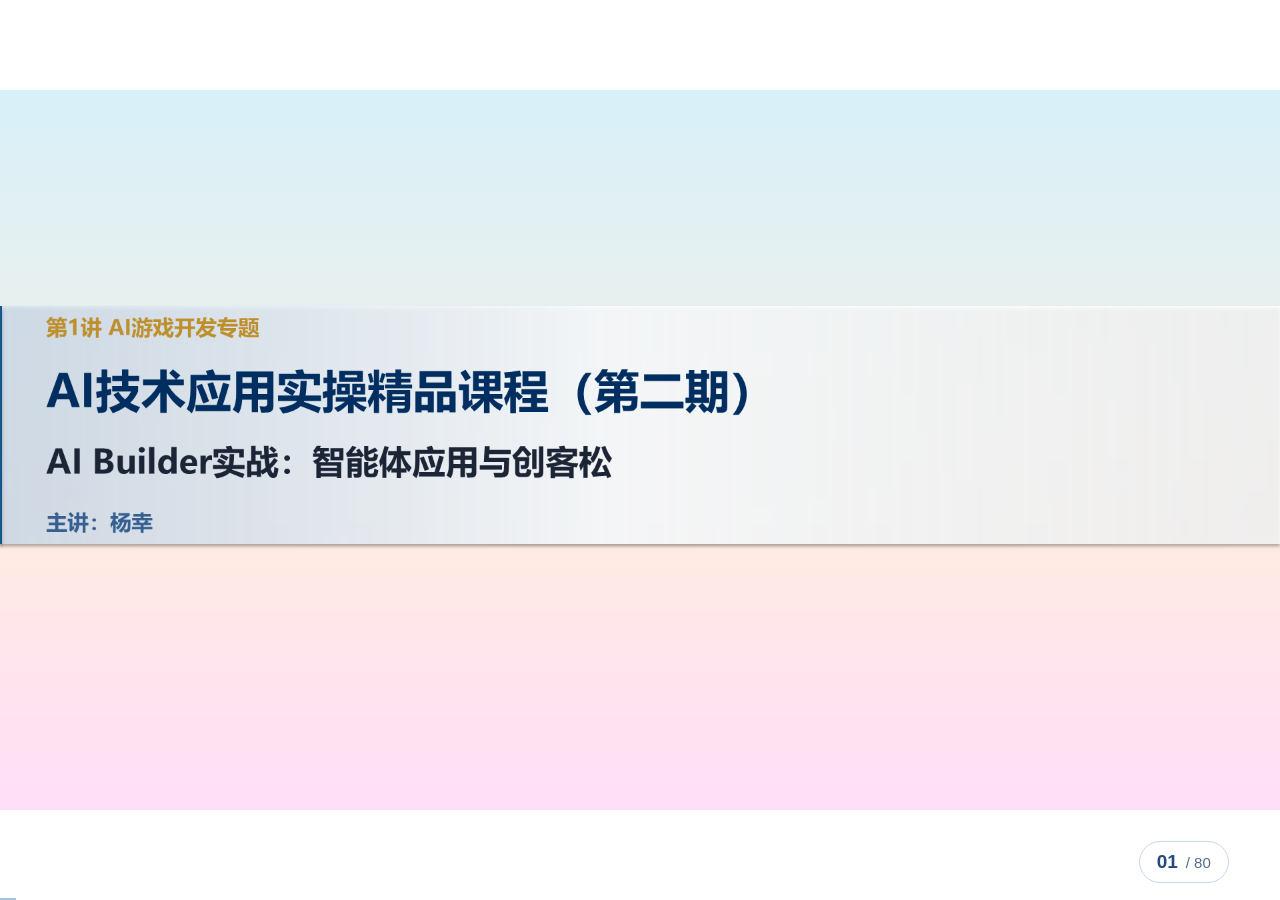
<file: index.html>
<!doctype html><html lang="zh-CN"><head><meta charset="utf-8"><meta name="viewport" content="width=device-width,initial-scale=1,viewport-fit=cover"><meta name="theme-color" content="#f3f5fa"><title>AI技术应用与实操 · 第一讲</title><link rel="stylesheet" href="styles.css"><link rel="stylesheet" href="lesson.css"><link rel="stylesheet" href="refined-motion.css"><link rel="stylesheet" href="native.css"><link rel="stylesheet" href="classroom.css"><script src="content.js" defer></script><script src="native-data.js" defer></script><script src="native-player.js" defer></script><script src="app.js" defer></script><script src="motion.js" defer></script></head><body><div class="ambient" aria-hidden="true"><i class="orb orb-a"></i><i class="orb orb-b"></i><i class="orb orb-c"></i><div class="light"></div><div id="dust"></div></div><main id="deck" aria-label="AI技术应用与实操第一讲完整课件"></main><button id="previous" class="edge previous" aria-label="上一页"><span>‹</span></button><button id="next" class="edge next" aria-label="下一页"><span>›</span></button><button id="page" class="page" aria-label="进入全屏"></button><div id="progress" aria-hidden="true"></div><dialog id="game"><div class="game-bar"><strong id="game-title"></strong><button id="close-game">返回课件 ×</button></div><iframe id="game-frame" title="课堂游戏参考作品" allow="autoplay; fullscreen"></iframe></dialog></body></html>
</file>
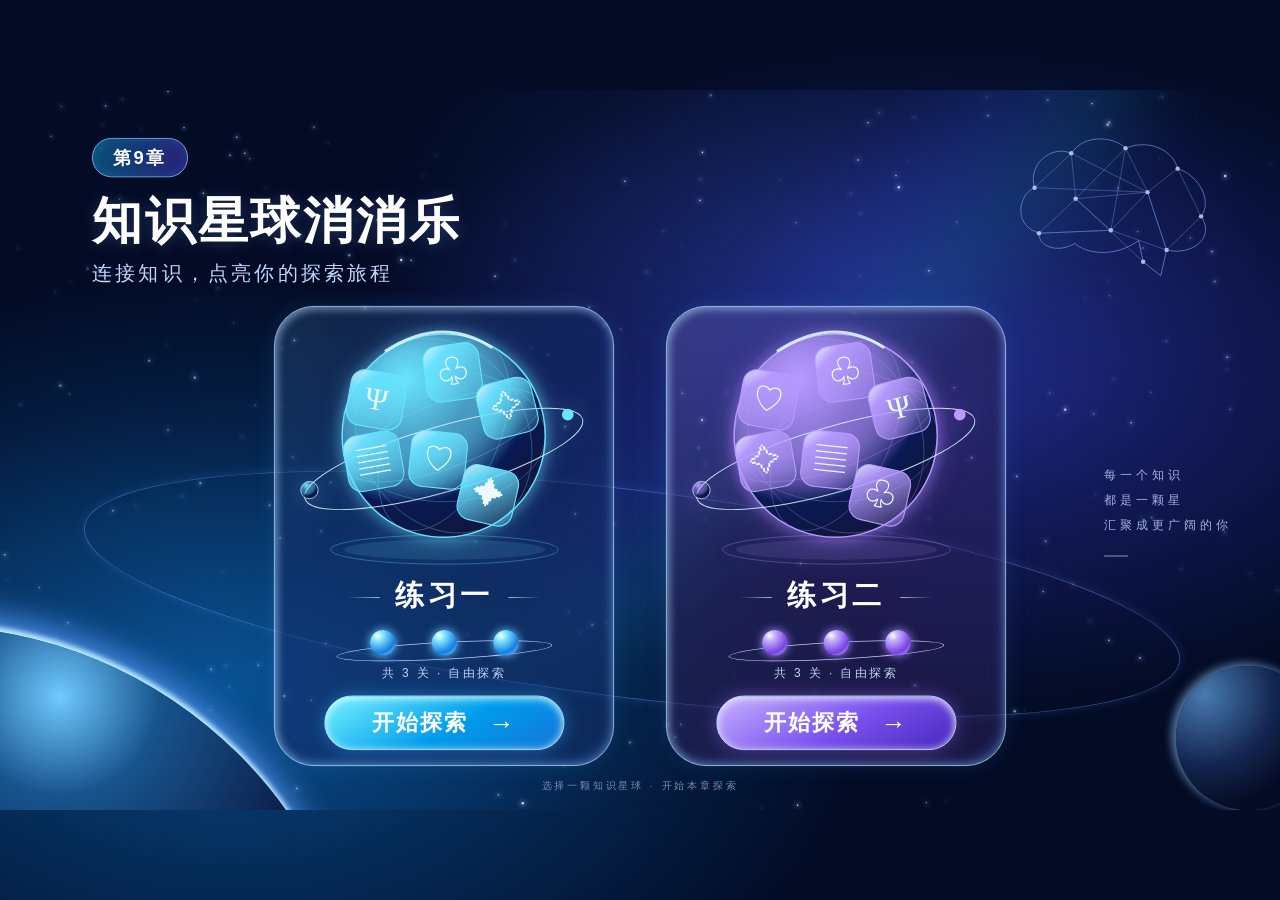
<file: showcases/match/index.html>
<!doctype html><html lang="zh-CN"><head><meta charset="utf-8"><meta name="viewport" content="width=device-width,initial-scale=1"><title>第9章 · 知识星球消消乐</title><style>
*{box-sizing:border-box}html,body{margin:0;width:100%;height:100%;overflow:hidden}body{background:#060d28;color:#fff;font-family:"PingFang SC","Microsoft YaHei",sans-serif}button{font:inherit;cursor:pointer}#home{position:absolute;inset:0;display:grid;place-items:center;background:radial-gradient(ellipse at 73% 42%,#1f2580 0,transparent 45%),radial-gradient(ellipse at 18% 77%,#07447e 0,transparent 43%),#030b25}.stage{position:absolute;left:50%;top:50%;width:1600px;height:900px;overflow:hidden;transform:translate(-50%,-50%) scale(var(--scale,1));transform-origin:center center;background:radial-gradient(ellipse at 64% 22%,#3653bd45,transparent 38%),radial-gradient(ellipse at 15% 82%,#168bed36,transparent 32%)}.stars{position:absolute;inset:0}.stars i{position:absolute;aspect-ratio:1;border-radius:50%;background:#dcefff;box-shadow:0 0 6px 1px #8db4ff}.nebula{position:absolute;width:1100px;height:300px;left:500px;top:150px;transform:rotate(-47deg);filter:blur(40px);background:linear-gradient(transparent,#293aba44,#10a9c62b,transparent);border-radius:50%}.orbit{position:absolute;border:1px solid #7198f780;border-radius:50%;width:1380px;height:260px;left:100px;top:500px;transform:rotate(7deg);box-shadow:0 0 15px #599bf72b}.earth{position:absolute;width:1100px;height:1100px;border-radius:50%;left:-640px;top:670px;background:radial-gradient(circle at 65% 8%,#6ecaff,#18548c 10%,#0c214e 25%,#050c24 45%);box-shadow:0 -6px 7px #b8ebff,0 -18px 40px #4e8feb}.moon{position:absolute;width:180px;height:180px;right:-50px;bottom:0;border-radius:50%;background:radial-gradient(circle at 20% 20%,#487ab1,#132650 43%,#050b22 70%);box-shadow:-5px -3px 12px #577fa6}.hero{position:absolute;left:115px;top:60px}.chapter{display:inline-block;padding:8px 25px;border:1px solid #74c9ff;border-radius:40px;font-size:23px;font-weight:700;letter-spacing:3px;background:linear-gradient(100deg,#0779a99c,#3a29a6a8);box-shadow:inset 0 0 16px #67c8fa25}h1{margin:18px 0 8px;font-size:62px;letter-spacing:4px;line-height:1.2;text-shadow:0 3px 18px #79aaf342}.subtitle{font-size:25px;color:#c2d5fc;letter-spacing:4px;margin:12px 0}.choices{position:absolute;left:50%;top:270px;transform:translateX(-50%);display:flex;gap:65px}.choice{position:relative;width:425px;height:575px;border:1.5px solid #b4d9ff;border-radius:50px;background:linear-gradient(140deg,#73c4ff25,#13296488 37%,#172d6875);box-shadow:inset 3px 3px 10px #c3e6ff80,inset -3px -4px 14px #69aaff5c,0 0 26px #3e9cff22;color:white;padding:0;transition:transform .2s,box-shadow .2s}.choice:hover,.choice:focus-visible{transform:translateY(-7px);box-shadow:inset 3px 3px 10px #d9f5ffad,0 0 35px #67d6ff69;outline:2px solid #d9efff;outline-offset:5px}.c1{background:linear-gradient(140deg,#b19aff35,#29205690 40%,#35296b70)}.planet{display:block;width:390px;height:326px;margin:-10px auto 0;filter:drop-shadow(0 0 14px #6bcaff65)}.c1 .planet{filter:drop-shadow(0 0 16px #a876ff75)}h2{margin:2px 0 10px;font-size:36px;letter-spacing:5px}h2:before,h2:after{content:"";display:inline-block;width:40px;height:1px;background:linear-gradient(90deg,transparent,#b2ecff);vertical-align:middle;margin:0 19px}h2:after{transform:rotate(180deg)}.level-orbit{position:relative;display:flex;justify-content:center;gap:45px;margin:18px auto 8px;width:250px}.level-orbit:before{content:"";position:absolute;inset:15px -10px -5px;border:1px solid #c0c5ff;border-radius:50%;transform:rotate(-3deg)}.level-orbit span{z-index:1;width:32px;height:32px;border-radius:50%;background:radial-gradient(circle at 30% 22%,white,#83e8ff 20%,#157ce4 65%,#a4eafa);box-shadow:0 0 12px #6dccff}.c1 .level-orbit span{background:radial-gradient(circle at 30% 22%,white,#c4afff 20%,#7542e3 65%,#d2baff);box-shadow:0 0 12px #a289ff}.count{margin:13px 0 18px;font-size:15px;color:#bad4f6;letter-spacing:3px}.cta{display:flex;align-items:center;justify-content:center;gap:26px;width:300px;height:68px;margin:auto;border-radius:40px;background:linear-gradient(150deg,#77f4ff,#009cec 55%,#1475d9);border:1.5px solid #d1fcff;box-shadow:inset 0 2px 10px #d9ffff,0 0 22px #2ea7fb75;font-size:28px;font-weight:700;letter-spacing:2px}.cta b{font-size:32px;font-weight:400}.c1 .cta{background:linear-gradient(150deg,#c6b2ff,#7950ee 55%,#4727bd);box-shadow:inset 0 2px 10px #efeaff,0 0 22px #9266fb75}.quote{position:absolute;right:60px;top:465px;color:#a0b3e0;line-height:2.1;font-size:15px;letter-spacing:5px}.quote:after{content:"";display:block;width:30px;height:1px;background:#a0b3e0;margin-top:22px}.brain{position:absolute;right:73px;top:36px;width:275px;height:220px;opacity:.8}.micro{position:absolute;bottom:21px;left:50%;transform:translateX(-50%);font-size:12px;letter-spacing:4px;color:#798bb5}#play{display:none;position:absolute;inset:0;background:#edf4ff}#play.active{display:block}.toolbar{height:48px;display:flex;align-items:center;justify-content:space-between;padding:0 24px;background:#111c42;color:#dfe9ff;font-size:14px}.toolbar button{color:#eaf3ff;background:#ffffff12;border:1px solid #879dc759;border-radius:8px;padding:6px 15px}.toolbar strong{letter-spacing:2px}iframe{display:block;width:100%;height:calc(100% - 48px);border:0}#home.hidden{display:none}@media(prefers-reduced-motion:reduce){.choice{transition:none}}
</style></head><body><main id="home"><div class="stage"><div class="nebula"></div><div class="stars"><i style="left:8.73%;top:58.38%;width:2px;opacity:0.69"></i><i style="left:17.64%;top:79.91%;width:1px;opacity:0.91"></i><i style="left:28.57%;top:84.86%;width:2px;opacity:0.29"></i><i style="left:72.65%;top:87.21%;width:3px;opacity:0.55"></i><i style="left:13.04%;top:47.06%;width:2px;opacity:0.57"></i><i style="left:22.93%;top:34.71%;width:2px;opacity:0.80"></i><i style="left:32.04%;top:23.59%;width:2px;opacity:0.62"></i><i style="left:18.21%;top:32.25%;width:2px;opacity:0.27"></i><i style="left:88.29%;top:46.08%;width:2px;opacity:0.77"></i><i style="left:90.72%;top:0.89%;width:1px;opacity:0.86"></i><i style="left:81.43%;top:69.50%;width:2px;opacity:0.64"></i><i style="left:53.26%;top:21.72%;width:1px;opacity:0.25"></i><i style="left:71.20%;top:37.67%;width:2px;opacity:0.90"></i><i style="left:60.93%;top:12.42%;width:1px;opacity:0.38"></i><i style="left:19.07%;top:20.53%;width:1px;opacity:0.26"></i><i style="left:86.58%;top:76.37%;width:2px;opacity:0.73"></i><i style="left:79.17%;top:86.16%;width:3px;opacity:0.57"></i><i style="left:38.65%;top:25.75%;width:2px;opacity:0.71"></i><i style="left:95.82%;top:38.77%;width:1px;opacity:0.50"></i><i style="left:72.54%;top:57.71%;width:1px;opacity:0.75"></i><i style="left:15.09%;top:39.27%;width:1px;opacity:0.31"></i><i style="left:86.41%;top:4.70%;width:3px;opacity:0.65"></i><i style="left:95.80%;top:36.96%;width:2px;opacity:0.86"></i><i style="left:66.41%;top:14.30%;width:1px;opacity:0.66"></i><i style="left:27.85%;top:17.98%;width:1px;opacity:0.30"></i><i style="left:74.48%;top:41.23%;width:2px;opacity:0.92"></i><i style="left:77.05%;top:0.89%;width:1px;opacity:0.61"></i><i style="left:4.75%;top:2.20%;width:1px;opacity:0.88"></i><i style="left:37.04%;top:62.61%;width:3px;opacity:0.42"></i><i style="left:28.50%;top:71.04%;width:1px;opacity:0.25"></i><i style="left:66.15%;top:57.45%;width:2px;opacity:0.43"></i><i style="left:14.31%;top:5.11%;width:2px;opacity:0.62"></i><i style="left:18.88%;top:48.11%;width:1px;opacity:0.51"></i><i style="left:34.01%;top:9.01%;width:1px;opacity:0.43"></i><i style="left:83.13%;top:44.22%;width:3px;opacity:0.87"></i><i style="left:69.47%;top:61.58%;width:2px;opacity:0.34"></i><i style="left:11.54%;top:37.45%;width:3px;opacity:0.42"></i><i style="left:86.65%;top:28.47%;width:2px;opacity:0.27"></i><i style="left:85.28%;top:1.82%;width:2px;opacity:0.67"></i><i style="left:67.14%;top:25.74%;width:1px;opacity:0.43"></i><i style="left:54.84%;top:8.53%;width:2px;opacity:0.93"></i><i style="left:53.14%;top:87.97%;width:2px;opacity:0.73"></i><i style="left:86.58%;top:4.29%;width:3px;opacity:0.46"></i><i style="left:43.98%;top:93.65%;width:2px;opacity:0.37"></i><i style="left:88.97%;top:78.81%;width:2px;opacity:0.93"></i><i style="left:3.03%;top:68.97%;width:2px;opacity:0.43"></i><i style="left:38.86%;top:97.73%;width:2px;opacity:0.71"></i><i style="left:7.88%;top:7.99%;width:1px;opacity:0.89"></i><i style="left:71.42%;top:82.52%;width:2px;opacity:0.90"></i><i style="left:19.07%;top:8.66%;width:2px;opacity:0.78"></i><i style="left:54.97%;top:59.67%;width:1px;opacity:0.58"></i><i style="left:10.58%;top:57.71%;width:1px;opacity:0.48"></i><i style="left:55.10%;top:51.90%;width:1px;opacity:0.82"></i><i style="left:35.51%;top:84.60%;width:1px;opacity:0.51"></i><i style="left:0.31%;top:64.43%;width:2px;opacity:0.84"></i><i style="left:68.11%;top:35.37%;width:2px;opacity:0.62"></i><i style="left:92.95%;top:20.48%;width:2px;opacity:0.47"></i><i style="left:0.52%;top:68.08%;width:1px;opacity:0.36"></i><i style="left:16.43%;top:80.33%;width:2px;opacity:0.72"></i><i style="left:52.11%;top:88.00%;width:2px;opacity:0.51"></i><i style="left:8.05%;top:87.07%;width:1px;opacity:0.46"></i><i style="left:90.59%;top:9.53%;width:1px;opacity:0.28"></i><i style="left:4.79%;top:88.16%;width:3px;opacity:0.91"></i><i style="left:99.79%;top:69.45%;width:1px;opacity:0.71"></i><i style="left:7.90%;top:8.36%;width:1px;opacity:0.26"></i><i style="left:92.25%;top:66.49%;width:1px;opacity:0.57"></i><i style="left:85.40%;top:44.87%;width:2px;opacity:0.47"></i><i style="left:89.87%;top:59.26%;width:3px;opacity:0.27"></i><i style="left:51.79%;top:19.53%;width:1px;opacity:0.52"></i><i style="left:48.02%;top:60.10%;width:1px;opacity:0.70"></i><i style="left:69.01%;top:75.19%;width:1px;opacity:0.88"></i><i style="left:52.66%;top:89.80%;width:2px;opacity:0.74"></i><i style="left:18.45%;top:6.42%;width:2px;opacity:0.76"></i><i style="left:19.41%;top:9.40%;width:2px;opacity:0.43"></i><i style="left:89.90%;top:41.86%;width:2px;opacity:0.25"></i><i style="left:77.13%;top:3.45%;width:2px;opacity:0.62"></i><i style="left:86.53%;top:26.44%;width:1px;opacity:0.34"></i><i style="left:99.23%;top:10.10%;width:1px;opacity:0.29"></i><i style="left:3.86%;top:83.95%;width:2px;opacity:0.27"></i><i style="left:33.88%;top:36.48%;width:1px;opacity:0.71"></i><i style="left:24.23%;top:84.71%;width:2px;opacity:0.74"></i><i style="left:96.30%;top:99.97%;width:3px;opacity:0.58"></i><i style="left:68.71%;top:3.13%;width:1px;opacity:0.92"></i><i style="left:48.72%;top:12.61%;width:2px;opacity:0.73"></i><i style="left:7.69%;top:24.86%;width:3px;opacity:0.75"></i><i style="left:31.26%;top:23.43%;width:3px;opacity:0.87"></i><i style="left:54.66%;top:12.36%;width:1px;opacity:0.86"></i><i style="left:15.58%;top:54.44%;width:3px;opacity:0.46"></i><i style="left:5.40%;top:42.09%;width:2px;opacity:0.30"></i><i style="left:15.34%;top:29.26%;width:1px;opacity:0.28"></i><i style="left:81.76%;top:1.22%;width:3px;opacity:0.30"></i><i style="left:34.43%;top:58.42%;width:3px;opacity:0.25"></i><i style="left:31.08%;top:20.49%;width:3px;opacity:0.26"></i><i style="left:85.51%;top:13.02%;width:1px;opacity:0.27"></i><i style="left:22.02%;top:35.77%;width:1px;opacity:0.53"></i><i style="left:9.29%;top:15.06%;width:1px;opacity:0.90"></i><i style="left:96.19%;top:96.54%;width:2px;opacity:0.28"></i><i style="left:40.73%;top:98.93%;width:3px;opacity:0.91"></i><i style="left:33.07%;top:11.87%;width:1px;opacity:0.36"></i><i style="left:24.98%;top:61.10%;width:3px;opacity:0.41"></i><i style="left:38.44%;top:36.02%;width:1px;opacity:0.92"></i><i style="left:74.08%;top:67.07%;width:1px;opacity:0.34"></i><i style="left:53.26%;top:42.01%;width:2px;opacity:0.67"></i><i style="left:39.42%;top:18.55%;width:1px;opacity:0.36"></i><i style="left:17.88%;top:82.88%;width:1px;opacity:0.75"></i><i style="left:44.07%;top:46.51%;width:3px;opacity:0.63"></i><i style="left:70.90%;top:9.74%;width:1px;opacity:0.36"></i><i style="left:72.58%;top:59.40%;width:1px;opacity:0.91"></i><i style="left:70.98%;top:34.35%;width:1px;opacity:0.52"></i><i style="left:94.65%;top:22.32%;width:2px;opacity:0.78"></i><i style="left:99.14%;top:89.30%;width:2px;opacity:0.89"></i><i style="left:49.12%;top:90.49%;width:3px;opacity:0.37"></i><i style="left:33.16%;top:54.62%;width:1px;opacity:0.92"></i><i style="left:95.60%;top:61.37%;width:1px;opacity:0.89"></i><i style="left:54.78%;top:45.62%;width:3px;opacity:0.92"></i><i style="left:20.97%;top:57.51%;width:2px;opacity:0.66"></i><i style="left:57.30%;top:81.57%;width:1px;opacity:0.26"></i><i style="left:21.83%;top:62.12%;width:2px;opacity:0.95"></i><i style="left:38.78%;top:54.70%;width:2px;opacity:0.72"></i><i style="left:28.42%;top:30.19%;width:2px;opacity:0.59"></i><i style="left:79.35%;top:53.55%;width:2px;opacity:0.66"></i><i style="left:45.95%;top:29.98%;width:3px;opacity:0.29"></i><i style="left:74.67%;top:18.19%;width:2px;opacity:0.39"></i><i style="left:8.77%;top:15.73%;width:2px;opacity:0.49"></i><i style="left:66.66%;top:30.91%;width:2px;opacity:0.35"></i><i style="left:99.16%;top:81.17%;width:3px;opacity:0.41"></i><i style="left:68.14%;top:42.07%;width:2px;opacity:0.41"></i><i style="left:61.89%;top:59.34%;width:2px;opacity:0.36"></i><i style="left:42.72%;top:36.63%;width:2px;opacity:0.57"></i><i style="left:20.15%;top:79.81%;width:2px;opacity:0.58"></i><i style="left:11.03%;top:5.34%;width:1px;opacity:0.37"></i><i style="left:47.32%;top:73.74%;width:2px;opacity:0.36"></i><i style="left:36.47%;top:75.60%;width:1px;opacity:0.87"></i><i style="left:21.73%;top:76.89%;width:1px;opacity:0.57"></i><i style="left:75.79%;top:50.85%;width:3px;opacity:0.65"></i><i style="left:15.13%;top:39.73%;width:3px;opacity:0.61"></i><i style="left:54.62%;top:15.22%;width:2px;opacity:0.82"></i><i style="left:47.18%;top:32.54%;width:2px;opacity:0.45"></i><i style="left:17.30%;top:66.92%;width:1px;opacity:0.48"></i><i style="left:85.10%;top:73.71%;width:1px;opacity:0.63"></i><i style="left:23.11%;top:96.90%;width:2px;opacity:0.75"></i><i style="left:16.40%;top:95.50%;width:1px;opacity:0.70"></i><i style="left:72.33%;top:98.93%;width:2px;opacity:0.51"></i><i style="left:75.92%;top:50.99%;width:1px;opacity:0.41"></i><i style="left:73.85%;top:98.63%;width:1px;opacity:0.36"></i><i style="left:55.43%;top:0.61%;width:3px;opacity:0.32"></i><i style="left:29.37%;top:17.86%;width:3px;opacity:0.28"></i><i style="left:29.20%;top:87.51%;width:2px;opacity:0.30"></i><i style="left:8.02%;top:4.77%;width:1px;opacity:0.58"></i><i style="left:97.60%;top:67.10%;width:1px;opacity:0.49"></i><i style="left:13.83%;top:90.17%;width:2px;opacity:0.70"></i><i style="left:34.56%;top:51.76%;width:1px;opacity:0.84"></i><i style="left:67.21%;top:17.12%;width:1px;opacity:0.74"></i><i style="left:5.50%;top:26.61%;width:1px;opacity:0.35"></i><i style="left:1.57%;top:43.68%;width:1px;opacity:0.70"></i><i style="left:4.34%;top:27.98%;width:1px;opacity:0.54"></i><i style="left:62.49%;top:65.67%;width:2px;opacity:0.90"></i><i style="left:62.52%;top:60.44%;width:2px;opacity:0.73"></i><i style="left:84.77%;top:28.85%;width:1px;opacity:0.42"></i><i style="left:54.49%;top:49.57%;width:3px;opacity:0.29"></i><i style="left:62.25%;top:99.19%;width:2px;opacity:0.92"></i><i style="left:4.35%;top:75.77%;width:1px;opacity:0.38"></i><i style="left:56.78%;top:41.92%;width:1px;opacity:0.67"></i><i style="left:79.98%;top:86.14%;width:1px;opacity:0.34"></i><i style="left:67.72%;top:4.48%;width:2px;opacity:0.78"></i><i style="left:23.23%;top:20.06%;width:3px;opacity:0.74"></i><i style="left:70.12%;top:13.29%;width:3px;opacity:0.85"></i><i style="left:17.90%;top:8.92%;width:3px;opacity:0.35"></i><i style="left:83.74%;top:68.58%;width:1px;opacity:0.79"></i><i style="left:46.21%;top:74.12%;width:3px;opacity:0.51"></i><i style="left:25.73%;top:54.28%;width:3px;opacity:0.32"></i><i style="left:22.06%;top:43.75%;width:1px;opacity:0.40"></i><i style="left:19.87%;top:43.72%;width:2px;opacity:0.35"></i><i style="left:72.49%;top:25.01%;width:2px;opacity:0.86"></i><i style="left:71.35%;top:3.75%;width:1px;opacity:0.70"></i><i style="left:4.63%;top:40.88%;width:3px;opacity:0.51"></i><i style="left:25.65%;top:7.37%;width:1px;opacity:0.43"></i><i style="left:96.07%;top:44.21%;width:2px;opacity:0.44"></i><i style="left:50.49%;top:25.27%;width:1px;opacity:0.74"></i><i style="left:75.48%;top:51.43%;width:1px;opacity:0.68"></i><i style="left:59.35%;top:99.72%;width:1px;opacity:0.34"></i><i style="left:6.72%;top:24.66%;width:3px;opacity:0.28"></i><i style="left:94.80%;top:26.43%;width:3px;opacity:0.38"></i><i style="left:67.65%;top:89.67%;width:2px;opacity:0.52"></i><i style="left:5.24%;top:73.84%;width:2px;opacity:0.67"></i><i style="left:13.09%;top:0.07%;width:2px;opacity:0.63"></i><i style="left:91.05%;top:34.83%;width:2px;opacity:0.39"></i><i style="left:41.50%;top:35.69%;width:1px;opacity:0.76"></i><i style="left:22.82%;top:50.86%;width:2px;opacity:0.56"></i><i style="left:86.92%;top:40.03%;width:1px;opacity:0.53"></i><i style="left:12.94%;top:35.28%;width:1px;opacity:0.46"></i><i style="left:40.20%;top:23.50%;width:1px;opacity:0.75"></i><i style="left:1.35%;top:22.03%;width:1px;opacity:0.45"></i><i style="left:0.37%;top:82.75%;width:1px;opacity:0.63"></i><i style="left:25.39%;top:76.74%;width:2px;opacity:0.83"></i><i style="left:85.55%;top:56.08%;width:1px;opacity:0.47"></i><i style="left:26.81%;top:44.64%;width:3px;opacity:0.35"></i><i style="left:95.61%;top:11.76%;width:3px;opacity:0.87"></i><i style="left:87.26%;top:13.39%;width:3px;opacity:0.25"></i><i style="left:34.73%;top:44.98%;width:1px;opacity:0.68"></i><i style="left:3.91%;top:6.37%;width:2px;opacity:0.44"></i><i style="left:44.86%;top:58.80%;width:2px;opacity:0.90"></i><i style="left:1.31%;top:95.96%;width:1px;opacity:0.66"></i><i style="left:44.36%;top:72.31%;width:2px;opacity:0.33"></i><i style="left:81.92%;top:41.98%;width:2px;opacity:0.36"></i><i style="left:8.62%;top:94.35%;width:2px;opacity:0.82"></i><i style="left:45.30%;top:75.34%;width:1px;opacity:0.63"></i><i style="left:14.18%;top:56.34%;width:1px;opacity:0.69"></i><i style="left:88.83%;top:19.59%;width:2px;opacity:0.41"></i><i style="left:71.43%;top:89.46%;width:1px;opacity:0.88"></i><i style="left:9.48%;top:1.21%;width:1px;opacity:0.72"></i><i style="left:60.63%;top:60.85%;width:1px;opacity:0.58"></i><i style="left:22.14%;top:84.05%;width:3px;opacity:0.87"></i><i style="left:15.81%;top:14.18%;width:2px;opacity:0.76"></i><i style="left:82.69%;top:45.16%;width:1px;opacity:0.51"></i><i style="left:66.91%;top:9.54%;width:3px;opacity:0.44"></i><i style="left:20.77%;top:13.55%;width:1px;opacity:0.35"></i><i style="left:17.03%;top:27.46%;width:1px;opacity:0.74"></i><i style="left:8.18%;top:2.10%;width:2px;opacity:0.65"></i><i style="left:1.09%;top:93.33%;width:1px;opacity:0.52"></i><i style="left:24.44%;top:5.00%;width:3px;opacity:0.31"></i><i style="left:89.17%;top:59.49%;width:1px;opacity:0.65"></i><i style="left:81.61%;top:62.50%;width:2px;opacity:0.66"></i><i style="left:63.69%;top:83.88%;width:1px;opacity:0.56"></i><i style="left:27.19%;top:22.74%;width:3px;opacity:0.50"></i><i style="left:16.39%;top:86.01%;width:2px;opacity:0.40"></i><i style="left:69.95%;top:11.80%;width:2px;opacity:0.71"></i><i style="left:62.12%;top:18.37%;width:2px;opacity:0.42"></i><i style="left:48.44%;top:33.10%;width:2px;opacity:0.29"></i><i style="left:89.18%;top:21.74%;width:3px;opacity:0.25"></i></div><div class="orbit"></div><div class="earth"></div><div class="moon"></div><svg class="brain" viewBox="0 0 300 220" aria-hidden="true"><defs><filter id="b"><feGaussianBlur stdDeviation="2"/></filter></defs><g stroke="#81aaff" fill="none"><path d="M51 146C13 134 25 91 45 84C35 53 67 25 95 37C113 10 153 14 169 30C205 16 235 36 240 58C269 67 288 102 272 123C292 152 260 177 225 169L217 204L193 185L187 156C152 181 114 173 100 160C76 174 50 164 51 146Z"/><path d="M45 84L95 37L101 99L51 146L149 142L169 30L199 90L240 58L272 123L225 169L199 90L149 142L101 99L193 185M95 37L199 90L101 99L169 30M45 84L199 90L225 169L149 142L51 146" opacity=".6"/></g><g fill="#d1e5ff"><circle cx="45" cy="84" r="3"/><circle cx="95" cy="37" r="3"/><circle cx="101" cy="99" r="3"/><circle cx="51" cy="146" r="3"/><circle cx="149" cy="142" r="3"/><circle cx="169" cy="30" r="3"/><circle cx="199" cy="90" r="3"/><circle cx="240" cy="58" r="3"/><circle cx="272" cy="123" r="3"/><circle cx="225" cy="169" r="3"/><circle cx="193" cy="185" r="3"/></g></svg><header class="hero"><span class="chapter">第9章</span><h1>知识星球消消乐</h1><p class="subtitle">连接知识，点亮你的探索旅程</p></header><section class="choices" aria-label="选择练习"><button class="choice c0" data-practice="0" aria-label="练习一，共3关，开始探索"><svg class="planet" viewBox="0 0 430 350" aria-hidden="true"><defs><radialGradient id="sphere#69e4ff" cx="32%" cy="22%" r="80%"><stop stop-color="#69e4ff"/><stop offset=".4" stop-color="#69e4ff" stop-opacity=".32"/><stop offset=".77" stop-color="#091953"/><stop offset="1" stop-color="#10163f"/></radialGradient><linearGradient id="tile#69e4ff" x2=".8" y2="1"><stop stop-color="#eefbff" stop-opacity=".86"/><stop offset=".26" stop-color="#69e4ff" stop-opacity=".93"/><stop offset="1" stop-color="#69e4ff" stop-opacity=".22"/></linearGradient><filter id="glow#69e4ff"><feGaussianBlur stdDeviation="7"/></filter></defs><ellipse cx="215" cy="320" rx="157" ry="20" fill="none" stroke="#69e4ff" opacity=".45"/><ellipse cx="215" cy="320" rx="139" ry="14" fill="#69e4ff" opacity=".12"/><circle cx="214" cy="163" r="145" fill="#69e4ff" opacity=".28" filter="url(#glow#69e4ff)"/><circle cx="214" cy="163" r="140" fill="url(#sphere#69e4ff)" stroke="#69e4ff" stroke-width="2"/><g fill="none" stroke="#69e4ff" opacity=".4"><ellipse cx="214" cy="163" rx="75" ry="140" transform="rotate(25 214 163)"/><ellipse cx="214" cy="163" rx="115" ry="140" transform="rotate(-30 214 163)"/><ellipse cx="214" cy="163" rx="140" ry="45" transform="rotate(-20 214 163)"/><ellipse cx="214" cy="163" rx="140" ry="91"/></g><ellipse cx="214" cy="195" rx="199" ry="45" transform="rotate(-16 214 195)" fill="none" stroke="#dbf7ff" stroke-width="1.3" opacity=".85"/><g transform="translate(90 69) rotate(10)"><rect width="77" height="77" rx="19" fill="url(#tile#69e4ff)" stroke="#69e4ff" stroke-width="1.5"/><text x="38.5" y="52" text-anchor="middle" font-size="43" fill="#ecfaff" font-family="Georgia">Ψ</text></g><g transform="translate(183 43) rotate(-8)"><rect width="77" height="77" rx="19" fill="url(#tile#69e4ff)" stroke="#69e4ff" stroke-width="1.5"/><text x="38.5" y="52" text-anchor="middle" font-size="43" fill="#ecfaff" font-family="Georgia">♧</text></g><g transform="translate(255 97) rotate(-14)"><rect width="77" height="77" rx="19" fill="url(#tile#69e4ff)" stroke="#69e4ff" stroke-width="1.5"/><text x="38.5" y="52" text-anchor="middle" font-size="43" fill="#ecfaff" font-family="Georgia">✧</text></g><g transform="translate(73 167) rotate(-10)"><rect width="77" height="77" rx="19" fill="url(#tile#69e4ff)" stroke="#69e4ff" stroke-width="1.5"/><text x="38.5" y="52" text-anchor="middle" font-size="43" fill="#ecfaff" font-family="Georgia">▤</text></g><g transform="translate(172 154) rotate(6)"><rect width="77" height="77" rx="19" fill="url(#tile#69e4ff)" stroke="#69e4ff" stroke-width="1.5"/><text x="38.5" y="52" text-anchor="middle" font-size="43" fill="#ecfaff" font-family="Georgia">♡</text></g><g transform="translate(246 199) rotate(13)"><rect width="77" height="77" rx="19" fill="url(#tile#69e4ff)" stroke="#69e4ff" stroke-width="1.5"/><text x="38.5" y="52" text-anchor="middle" font-size="43" fill="#ecfaff" font-family="Georgia">✦</text></g><circle cx="29" cy="238" r="12" fill="url(#sphere#69e4ff)" stroke="#ddfaff"/><circle cx="385" cy="134" r="8" fill="#69e4ff"/><path d="M133 47Q211 -4 281 42" fill="none" stroke="#e2ffff" stroke-width="4" opacity=".85"/></svg><h2>练习一</h2><div class="level-orbit"><span></span><span></span><span></span></div><p class="count">共 3 关 · 自由探索</p><div class="cta">开始探索 <b>→</b></div></button><button class="choice c1" data-practice="1" aria-label="练习二，共3关，开始探索"><svg class="planet" viewBox="0 0 430 350" aria-hidden="true"><defs><radialGradient id="sphere#b79bff" cx="32%" cy="22%" r="80%"><stop stop-color="#b79bff"/><stop offset=".4" stop-color="#b79bff" stop-opacity=".32"/><stop offset=".77" stop-color="#091953"/><stop offset="1" stop-color="#10163f"/></radialGradient><linearGradient id="tile#b79bff" x2=".8" y2="1"><stop stop-color="#eefbff" stop-opacity=".86"/><stop offset=".26" stop-color="#b79bff" stop-opacity=".93"/><stop offset="1" stop-color="#b79bff" stop-opacity=".22"/></linearGradient><filter id="glow#b79bff"><feGaussianBlur stdDeviation="7"/></filter></defs><ellipse cx="215" cy="320" rx="157" ry="20" fill="none" stroke="#b79bff" opacity=".45"/><ellipse cx="215" cy="320" rx="139" ry="14" fill="#b79bff" opacity=".12"/><circle cx="214" cy="163" r="145" fill="#b79bff" opacity=".28" filter="url(#glow#b79bff)"/><circle cx="214" cy="163" r="140" fill="url(#sphere#b79bff)" stroke="#b79bff" stroke-width="2"/><g fill="none" stroke="#b79bff" opacity=".4"><ellipse cx="214" cy="163" rx="75" ry="140" transform="rotate(25 214 163)"/><ellipse cx="214" cy="163" rx="115" ry="140" transform="rotate(-30 214 163)"/><ellipse cx="214" cy="163" rx="140" ry="45" transform="rotate(-20 214 163)"/><ellipse cx="214" cy="163" rx="140" ry="91"/></g><ellipse cx="214" cy="195" rx="199" ry="45" transform="rotate(-16 214 195)" fill="none" stroke="#dbf7ff" stroke-width="1.3" opacity=".85"/><g transform="translate(90 69) rotate(10)"><rect width="77" height="77" rx="19" fill="url(#tile#b79bff)" stroke="#b79bff" stroke-width="1.5"/><text x="38.5" y="52" text-anchor="middle" font-size="43" fill="#ecfaff" font-family="Georgia">♡</text></g><g transform="translate(183 43) rotate(-8)"><rect width="77" height="77" rx="19" fill="url(#tile#b79bff)" stroke="#b79bff" stroke-width="1.5"/><text x="38.5" y="52" text-anchor="middle" font-size="43" fill="#ecfaff" font-family="Georgia">♧</text></g><g transform="translate(255 97) rotate(-14)"><rect width="77" height="77" rx="19" fill="url(#tile#b79bff)" stroke="#b79bff" stroke-width="1.5"/><text x="38.5" y="52" text-anchor="middle" font-size="43" fill="#ecfaff" font-family="Georgia">Ψ</text></g><g transform="translate(73 167) rotate(-10)"><rect width="77" height="77" rx="19" fill="url(#tile#b79bff)" stroke="#b79bff" stroke-width="1.5"/><text x="38.5" y="52" text-anchor="middle" font-size="43" fill="#ecfaff" font-family="Georgia">✧</text></g><g transform="translate(172 154) rotate(6)"><rect width="77" height="77" rx="19" fill="url(#tile#b79bff)" stroke="#b79bff" stroke-width="1.5"/><text x="38.5" y="52" text-anchor="middle" font-size="43" fill="#ecfaff" font-family="Georgia">▤</text></g><g transform="translate(246 199) rotate(13)"><rect width="77" height="77" rx="19" fill="url(#tile#b79bff)" stroke="#b79bff" stroke-width="1.5"/><text x="38.5" y="52" text-anchor="middle" font-size="43" fill="#ecfaff" font-family="Georgia">♧</text></g><circle cx="29" cy="238" r="12" fill="url(#sphere#b79bff)" stroke="#ddfaff"/><circle cx="385" cy="134" r="8" fill="#b79bff"/><path d="M133 47Q211 -4 281 42" fill="none" stroke="#e2ffff" stroke-width="4" opacity=".85"/></svg><h2>练习二</h2><div class="level-orbit"><span></span><span></span><span></span></div><p class="count">共 3 关 · 自由探索</p><div class="cta">开始探索 <b>→</b></div></button></section><aside class="quote">每一个知识<br>都是一颗星<br>汇聚成更广阔的你</aside><div class="micro">选择一颗知识星球 · 开始本章探索</div></div></main><section id="play"><nav class="toolbar"><button id="back">← 返回练习选择</button><strong id="current"></strong><span>知识星球消消乐</span></nav><iframe id="game" title="消消乐游戏" sandbox="allow-scripts allow-same-origin"></iframe></section><script>
const SOURCES=["[base64]/[base64]/[base64]/liqDlt6Xop5LluqbnnIvvvIzkurrnmoTooYzkuLrljIXmi6wiLCLlpJbmmL7ooYzkuLoiLCLlhoXpmpDooYzkuLoiXSxbIuWBpeW6t+ihjOS4uueahOeJueeCuemZpOS6huacieebiuaAp+OAgeeos+WumuaAp+Wklu+8jOi/mOaciSIsIuaVtOS9k+aApyIsIuWSjOiwkOaApyJdLFsi5Yy755aX5qih5byPIiwi55Sf54mp5qih5byPIiwi4oCc55Sf54mpLeW/[base64]/phZfphZIiXSxbIuiHquaIkeaViOiDveaEn+WMheaLrCIsIuS4quS9k+WvueiHquW3seihjOWKqOiDveWKm+eahOS/oeW/gyIsIuWvueiHquW3seihjOWKqOiDveWQpuS6p+eUn+mihOacn+e7k+aenOeahOS/oeW/[base64]/nkIblm6DntKDlpJbvvIzov5jmnIkiLCLlv4PnkIblm6DntKAiLCLnpL7kvJrlm6DntKAiXSxbIui/keacseiAhei1pOi/[base64]/ljIXmi6wiLCLlgaXlurfppa7po58iLCLoia/lpb3nmoTppa7po5/[base64]/mtYvph48iLCLmnInml7bpl7TpmZDliLYiXSxbIuiHquaIkeaOp+WItueahOaWueazlemZpOS6huiHquaIkeebkeaOp++8jOi/[base64]/ppa7po5/kuaDmg6/[base64]/[base64]/[base64]/meS4gOe7hOWNoeeJh+WvueS4iuS6huOAgiJdLAogICAgICBbIueos++8gSIsICLnn6Xor4bngrnmiJDlip/ov57otbfmnaXkuobjgIIiXSwKICAgICAgWyJOaWNl77yBIiwgIui/[base64]/meS4gOe7hOmHjOa3t+WFpeS6huWIq+eahOWMuemFjeWNoeOAgiJdLAogICAgICBbIuWGjeadpe+8gSIsICLph43mlrDmib7lkIzkuIDnu4Tnur/[base64]/LmdldEJvdW5kaW5nQ2xpZW50UmVjdCgpOwogICAgICBjb25zdCBzaGVsbCA9IGRvY3VtZW50LnF1ZXJ5U2VsZWN0b3IoIi5hcHAtc2hlbGwiKS5nZXRCb3VuZGluZ0NsaWVudFJlY3QoKTsKICAgICAgY29uc3QgeCA9IHRhcmdldCA/[base64]/[base64]/[base64]/[base64]/[base64]/[base64]/[base64]/[base64]/[base64]/[base64]/[base64]/[base64]/[base64]/[base64]/ICIiIDogYHJlcGVhdCgke3N0YXRlLmxheW91dENvbHVtbnN9LCBtaW5tYXgoMCwgMWZyKSlgOwogICAgICBjb25zdCBvcmRlcmVkQ2FyZHMgPSB3aWRlVGVybUxheW91dCA/[base64]/ICLog73ph4/mraXlt7LlkK/[base64]/[base64]/[base64]/[base64]/[base64]/LmNsYXNzTGlzdC5hZGQoImhpbnQiKSk7CiAgICAgIGZpcmVGZWVkYmFjaygic3VjY2VzcyIsICLnur/[base64]/[base64]/[base64]/nua2iOS4jeaWreOAgiIsICLog73ph4/[base64]/[base64]/[base64]/[base64]/mraXnlJ/[base64]/ICIz5YWz5bey5YWo6YOo54K55Lqu77yM5a6M5oiQ5pys56ug55+l6K+G5oyR5oiY44CCIgogICAgICAgIDogYOacrOWFs+W3suWujOaIkO+8jOi/mOWJqSAke3JlbWFpbmluZ30g5YWz5Y+v5Lul57un57ut5oyR5oiY44CCYDsKICAgICAgcmVmcy5uZXh0QnRuLnRleHRDb250ZW50ID0gYWxsRG9uZSA/[base64]/oeW/gyI6IFsi5a+56Ieq5bex6KGM5Yqo6IO95ZCm5Lqn55SfIiwgIumihOacn+e7k+aenOeahOS/oeW/[base64]/[base64]/[base64]","[base64]/[base64]/[base64]/[base64]/meS4gOe7hOefpeivhuWNoeW3sue7j+WFqOmDqOW9kuaho+OAgjwvcD4KICAgICAgICAgICAgPGRpdiBjbGFzcz0iZmluaXNoLW1ldHJpY3MiPgogICAgICAgICAgICAgIDxkaXYgY2xhc3M9ImZpbmlzaC1tZXRyaWMiPjxzcGFuPuacrOWFs+i/[base64]/oeW/gyJdLFsi5aSn5a2m55Sf572R57uc5L2/[base64]/[base64]/[base64]/keacseiAhei1pCIsIuWtn+avjeS4iei/[base64]/[base64]/m+mjnyIsIue8uuWwkei/kOWKqCJdLFsi6KGM5Li65Li75LmJIiwi5Y2O55SfIiwi5by65YyW55CG6K66Il0sWyLnpL7kvJrlrabkuaDnkIborroiLCLnj63mnZzmi4kiLCLmm7/[base64]/[base64]/kuIvjgIIiXQogICAgXTsKCiAgICBjb25zdCBXUk9OR19GRUVEQkFDSyA9IFsKICAgICAgWyLlt67kuIDngrkiLCAi5o2i5LiA5byg5YaN6K+V6K+V44CCIl0sCiAgICAgIFsi5YaN6KeC5a+fIiwgIummluivjeWNoeWSjOWMuemFjeWNoei/mOayoeWvueS4iuOAgiJdLAogICAgICBbIuWIq+aApSIsICLov5nkuIDnu4Tph4zmt7flhaXkuobliKvnmoTljLnphY3ljaHjgIIiXSwKICAgICAgWyLlho3mnaXvvIEiLCAi6YeN5paw5om+5ZCM5LiA57uE57q/[base64]/Lm9mZnNldFdpZHRoOwogICAgICByZWZzLnRvb2xIYW1tZXI/LmNsYXNzTGlzdC5hZGQoInJld2FyZC1wdWxzZSIpOwogICAgICB3aW5kb3cuc2V0VGltZW91dCgoKSA9PiByZWZzLnRvb2xIYW1tZXI/[base64]/[base64]/[base64]/[base64]/[base64]/[base64]/[base64]/l+WTgei0qOWMheaLrCIsICLmhI/lv5flk4HotKg8YnI+5YyF5ousIl0sCiAgICAgIFsi5oOF5oSf5LiO5oSP5b+X6L+H56iL5YyF5ousIiwgIuaDheaEn+S4juaEj+W/lzxicj7ov4fnqIvljIXmi6wiXSwKICAgICAgWyLkuKrmgKflgL7lkJHmgKfljIXmi6wiLCAi5Liq5oCn5YC+5ZCR5oCnPGJyPuWMheaLrCJdLAogICAgICBbIuS4quaAp+W/g+eQhueJueW+geWMheaLrCIsICLkuKrmgKflv4PnkIY8YnI+54m55b6B5YyF5ousIl0sCiAgICAgIFsi5b+D55CG5ZKo6K+i55qE5b2i5byP5YyF5ousIiwgIuW/[base64]/g+eQhuWPkeWxlTxicj7op4TlvosiXSwKICAgICAgWyLlv4PnkIblj5HlsZXnibnngrkiLCAi5b+D55CG5Y+R5bGVPGJyPueJueeCuSJdLAogICAgICBbIuacieaViOW/g+eQhuiwg+iKgiIsICLmnInmlYjlv4PnkIY8YnI+6LCD6IqCIl0sCiAgICAgIFsi56ev5p6B5b+D55CG5ZOB6LSoIiwgIuenr+aegeW/g+eQhjxicj7lk4HotKgiXSwKICAgICAgWyLlv4PnkIblgaXlurfnu7TmiqQiLCAi5b+D55CG5YGl5bq3PGJyPue7tOaKpCJdLAogICAgICBbIuW/[base64]/[base64]/mg4Xnu6rnibnngrkiLCAi5aSn5a2m55Sf5oOF57uqPGJyPueJueeCuSJdLAogICAgICBbIuWkp+WtpueUn+aEj+W/l+eJueeCuSIsICLlpKflrabnlJ/mhI/[base64]/mtq/lj5HlsZU8YnI+55CG6K66Il0sCiAgICAgIFsi54m56LSo4oCU5Zug57Sg55CG6K66IiwgIueJuei0qOKAlOWboOe0oDxicj7nkIborroiXSwKICAgICAgWyLkurrogYzljLnphY3nkIblv7UiLCAi5Lq66IGM5Yy56YWNPGJyPueQhuW/tSJdLAogICAgICBbIuaWveaBqeaPkOWHuueahOamguW/teaYryIsICLmlr3mganmj5Dlh7rnmoQ8YnI+5qaC5b+15pivIl0sCiAgICAgIFsi6IGM5Lia5Lu35YC86KeCIiwgIuiBjOS4mjxicj7ku7flgLzop4IiXSwKICAgICAgWyLogYzkuJrnlJ/mtq/op4TliJLnmoTnsbvlnovljIXmi6wiLCAi6IGM5Lia55Sf5ravPGJyPuinhOWIkueahOexu+Weizxicj7ljIXmi6wiXSwKICAgICAgWyLlrp7njrDmoqbmg7PnmoTov4fnqIvljIXmi6zlr7vmoqYiLCAi5a6e546w5qKm5oOz55qEPGJyPui/[base64]/mtq/[base64]/[base64]/ooaHph4/[base64]/[base64]/lpb3nmoTpgZPlvrflk4HotKjljIXmi6wiLCAi6Imv5aW955qE6YGT5b63PGJyPuWTgei0qDxicj7ljIXmi6wiXSwKICAgICAgWyLor5rlrp7mraPnm7QiLCAi6K+a5a6ePGJyPuato+ebtCJdLAogICAgICBbIuWPl+aMq+W/[base64]/g+eQhueahOihqOeOsOWMheaLrCIsICLlip/liKnlv4PnkIbnmoQ8YnI+6KGo546w5YyF5ousIl0sCiAgICAgIFsi55uy55uu5pSA5q+UIiwgIuebsuebrjxicj7mlIDmr5QiXSwKICAgICAgWyLpnaLlrZDpl67popgiLCAi6Z2i5a2QPGJyPumXrumimCJdLAogICAgICBbIuiHqui0n+W/g+eQhueahOiwg+mAguaWueazleWMheaLrCIsICLoh6rotJ/lv4PnkIbnmoQ8YnI+6LCD6YCC5pa55rOVPGJyPuWMheaLrCJdLAogICAgICBbIuepuuadr+W/[base64]/g+eQhueahDxicj7ooajnjrDljIXmi6wiXSwKICAgICAgWyLnm7Lnm67ot5/po44iLCAi55uy55uuPGJyPui3n+mjjiJdLAogICAgICBbIlNXT1TliIbmnpDljIXmi6wiLCAiU1dPVOWIhuaekDxicj7ljIXmi6wiXSwKICAgICAgWyLkvJjlir/liIbmnpAiLCAi5LyY5Yq/PGJyPuWIhuaekCJdLAogICAgICBbIuW8seWKv+WIhuaekCIsICLlvLHlir88YnI+5YiG5p6QIl0sCiAgICAgIFsi56S+5Lya5pSv5oyB57O757uf5YyF5ousIiwgIuekvuS8muaUr+aMgeezu+e7nzxicj7ljIXmi6wiXSwKICAgICAgWyLlrrbluq3mlK/[base64]/kuYnljIXmi6wiLCAi5aSn5a2m5a2m5Lmg55qEPGJyPuaEj+S5ieWMheaLrCJdLAogICAgICBbIuS/g+i/[base64]/[base64]/[base64]/pqoznmoTlvbHlk40iXSwKICAgICAgWyLln7nlhbvlj5HmlaPmgJ3nu7TnmoTlhbfkvZPmlrnlvI/[base64]/g+KAneeahOeJueeCueWMheaLrCIsICLigJzliJ3lrabogIXnmoTlv4PigJ08YnI+55qE54m554K5PGJyPuWMheaLrCJdLAogICAgICBbIumaj+aXtuaOpeWPlyIsICLpmo/ml7Y8YnI+5o6l5Y+XIl0sCiAgICAgIFsi6ZqP5pe25oCA55aRIiwgIumaj+aXtjxicj7mgIDnlpEiXSwKICAgICAgWyLmnInmlYjnmoTlrabkuaDnjq/looPlupTlhbflpIfnmoTnibnngrnljIXmi6wiLCAi5pyJ5pWI5a2m5Lmg546v5aKDPGJyPuW6lOWFt+Wkh+eahOeJueeCuTxicj7ljIXmi6wiXSwKICAgICAgWyLoia/lpb3nmoTpnZ7nm7TlsITnga/[base64]/[base64]/heimgeeahDxicj7ogIPor5XmioDlt6ciXSwKICAgICAgWyLlrabkvJrmlL7mnb4iLCAi5a2m5LyaPGJyPuaUvuadviJdLAogICAgICBbIumcjeWmruiupOS4uu+8jOavj+S4quS6uumDveaciV9fX1/[base64]/lm6A8YnI+5YyF5ousIl0sCiAgICAgIFsi55uu5qCH55+t5rWF5LiU5Yqf5Yip5YyWIiwgIuebruagh+efrea1heS4lDxicj7lip/liKnljJYiXSwKICAgICAgWyLlrabkuaDmgIHluqbkuI3nq6/mraMiLCAi5a2m5Lmg5oCB5bqmPGJyPuS4jeerr+atoyJdLAogICAgICBbIuWfueWFu+mXrumimOaEj+ivhueahOaWueazleWMheaLrCIsICLln7nlhbvpl67popjmhI/or4Y8YnI+55qE5pa55rOVPGJyPuWMheaLrCJdLAogICAgICBbIuaLk+WuveefpeivhuiDjOaZryIsICLmi5Plrr3nn6Xor4Y8YnI+6IOM5pmvIl0sCiAgICAgIFsi5YWz5rOo546w5a6e55Sf5rS7IiwgIuWFs+azqOeOsOWunjxicj7nlJ/[base64]/[base64]/kurrpmYXkuqTlvoA8YnI+6YeN6KaB5oCnPGJyPuWMheaLrCJdLAogICAgICBbIuWunueOsOekvuS8muWMliIsICLlrp7njrA8YnI+56S+5Lya5YyWIl0sCiAgICAgIFsi57u05oyB6Lqr5b+D5YGl5bq3IiwgIue7tOaMgei6q+W/gzxicj7lgaXlurciXSwKICAgICAgWyLkurrpmYXkuqTlvoDljp/liJnljIXmi6wiLCAi5Lq66ZmF5Lqk5b6APGJyPuWOn+WImeWMheaLrCJdLAogICAgICBbIuW5s+etieWwiumHjSIsICLlubPnrYk8YnI+5bCK6YeNIl0sCiAgICAgIFsi54Ot5oOF55yf6K+aIiwgIueDreaDhTxicj7nnJ/or5oiXSwKICAgICAgWyLnm7jkvLzlkLjlvJUiLCAi55u45Ly8PGJyPuWQuOW8lSJdLAogICAgICBbIuKAnOW/l+WQjOmBk+WQiOKAnSIsICLigJzlv5flkIw8YnI+6YGT5ZCI4oCdIl0sCiAgICAgIFsi4oCc54mp5Lul57G76IGa77yM5Lq65Lul576k5YiG4oCdIiwgIuKAnOeJqeS7peexu+iBmu+8jDxicj7kurrku6XnvqTliIbigJ0iXSwKICAgICAgWyLniq/plJnor6/[base64]/[base64]/[base64]/g+aAgeWMheaLrCIsICLigJzoh6rmiJHigJ3lv4PmgIE8YnI+5YyF5ousIl0sCiAgICAgIFsi54i25q+N5b+D5oCB77yIUO+8iSIsICLniLbmr43lv4PmgIE8YnI+77yIUO+8iSJdLAogICAgICBbIuWEv+erpeW/g+aAge+8iEPvvIkiLCAi5YS/56ul5b+D5oCBPGJyPu+8iEPvvIkiXSwKICAgICAgWyLmiJDkurrlv4PmgIHmoIflv5ciLCAi5oiQ5Lq65b+D5oCBPGJyPuagh+W/lyJdLAogICAgICBbIuW/[base64]/g+aAgeihjOS4uueJueW+gSIsICLlhL/[base64]/ooYwiLCAi5oiR6KGMLTxicj7kvaDkuZ/[base64]/neaMgeaBsOW9kzxicj7ot53nprsiXSwKICAgICAgWyLkurrpmYXkuqTlvoDorqTnn6XlgY/[base64]/lrZjmrL4iLCAi5Yqg5YiG5bCx5pivPGJyPuWtmOasviJdLAogICAgICBbIuWHj+WIhuWwseaYr+aPkOasviIsICLlh4/[base64]/lrpjlkLjlvJUiLCAi5oSf5a6YPGJyPuWQuOW8lSJdLAogICAgICBbIuaKieaLqeebuOWuiCIsICLmionmi6k8YnI+55u45a6IIl0sCiAgICAgIFsi55+i5b+X5LiN5ridIiwgIuefouW/lzxicj7kuI3muJ0iXSwKICAgICAgWyLkvp3mgYvnsbvlnosiLCAi5L6d5oGLPGJyPuexu+WeiyJdLAogICAgICBbIuWuieWFqOWei+S+neaBiyIsICLlronlhajlnos8YnI+5L6d5oGLIl0sCiAgICAgIFsi5Zue6YG/5Z6L5L6d5oGLIiwgIuWbnumBv+Weizxicj7kvp3mgYsiXSwKICAgICAgWyLniLHmg4Xlj5HlsZXpmLbmrrUiLCAi54ix5oOF5Y+R5bGVPGJyPumYtuautSJdLAogICAgICBbIua/gOaDheeDreaBi+mYtuautSIsICLmv4Dmg4Xng63mgYs8YnI+6Zi25q61Il0sCiAgICAgIFsi56Oo5ZCI6YCC5bqU6Zi25q61IiwgIuejqOWQiOmAguW6lDxicj7pmLbmrrUiXSwKICAgICAgWyLmgKfmhI/or4bmtLvliqjljIXmi6wiLCAi5oCn5oSP6K+G5rS75YqoPGJyPuWMheaLrCJdLAogICAgICBbIuWkseaBi+WQjumVv+aXtumXtOayiea6uuWuueaYk+W4puadpSIsICLlpLHmgYvlkI7plb/ml7bpl7Q8YnI+5rKJ5rq65a655piTPGJyPuW4puadpSJdLAogICAgICBbIuiHquaIkeWQpuWumiIsICLoh6rmiJE8YnI+5ZCm5a6aIl0sCiAgICAgIFsi6Ieq5oiR5oCA55aRIiwgIuiHquaIkTxicj7mgIDnlpEiXSwKICAgICAgWyLooajovr7niLHnmoTor6/ljLoiLCAi6KGo6L6+54ix55qEPGJyPuivr+WMuiJdLAogICAgICBbIuayiem7mOS4jeivrSIsICLmsonpu5g8YnI+5LiN6K+tIl0sCiAgICAgIFsi6K+75b+D5pyv5pyf5b6FIiwgIuivu+W/g+acrzxicj7mnJ/lvoUiXSwKICAgICAgWyLmjqXlj5fniLHnmoTog73lipsiLCAi5o6l5Y+X54ix55qEPGJyPuiDveWKmyJdLAogICAgICBbIui+qOivhuW/[base64]/[base64]/[base64]/[base64]/[base64]/lp4vlhrLliqgiLCAi5Y6f5aeLPGJyPuWGsuWKqCJdLAogICAgICBbIuiHqueEtuWxnuaApyIsICLoh6rnhLY8YnI+5bGe5oCnIl0sCiAgICAgIFsi5oCn6KGM5Li6566h55CGIiwgIuaAp+ihjOS4ujxicj7nrqHnkIYiXSwKICAgICAgWyLmgbDlvZPnlo/lr7wiLCAi5oGw5b2TPGJyPueWj+WvvCJdLAogICAgICBbIumAguW9k+i9rOenuyIsICLpgILlvZM8YnI+6L2s56e7Il0sCiAgICAgIFsi44CK54ix55qE6Im65pyv44CLIiwgIuOAiueIseeahDxicj7oibrmnK/jgIsiXSwKICAgICAgWyLniLHnmoTog73lipsiLCAi54ix55qEPGJyPuiDveWKmyJdLAogICAgICBbIueIseaDheS4ieinkueQhuiuuiIsICLniLHmg4XkuInop5I8YnI+55CG6K66Il0sCiAgICAgIFsi5pav5ruV5Lyv5qC8IiwgIuaWr+a7lTxicj7kvK/moLwiXSwKICAgICAgWyLkurLlr4bjgIHmv4Dmg4Xlkozmib/[base64]/[base64]/m+mjnzxicj7pmpznoo0iXSwKICAgICAgWyLnpZ7nu4/mgKfljozpo58iLCAi56We57uP5oCnPGJyPuWOjOmjnyJdLAogICAgICBbIuelnue7j+aAp+i0qumjnyIsICLnpZ7nu4/[base64]/m+mjnyJdLAogICAgICBbIue8uuWwkei/[base64]/5Luj5by65YyWIiwgIuabv+S7ozxicj7lvLrljJYiXSwKICAgICAgWyLkurrnsbvooYzkuLrlj6/[base64]/[base64]/[base64]/[base64]/measoeivr+mAieS4jeiuoemUme+8jOi/nua2iOi/mOWcqOOAgiIsICLlrojkvY/[base64]/[base64]/[base64]/[base64]/[base64]/[base64]/mnKjmp4zkvJrmsr/[base64]/[base64]/[base64]/mraXlkK/[base64]/[base64]/[base64]/[base64]/[base64]/[base64]"];const game=document.getElementById('game');function resize(){document.documentElement.style.setProperty('--scale',Math.min(innerWidth/1600,innerHeight/900))}addEventListener('resize',resize);resize();document.querySelectorAll('[data-practice]').forEach(button=>button.addEventListener('click',()=>{const i=Number(button.dataset.practice);const source=new TextDecoder().decode(Uint8Array.from(atob(SOURCES[i]),c=>c.charCodeAt(0)));game.srcdoc=source.replace('</body>','<script>startChapter(0);<'+ '/script></body>');document.getElementById('current').textContent='第9章 · 练习'+['一','二'][i];document.getElementById('home').classList.add('hidden');document.getElementById('play').classList.add('active')}));document.getElementById('back').onclick=()=>{document.getElementById('play').classList.remove('active');document.getElementById('home').classList.remove('hidden');game.srcdoc='';};
</script></body></html>
</file>
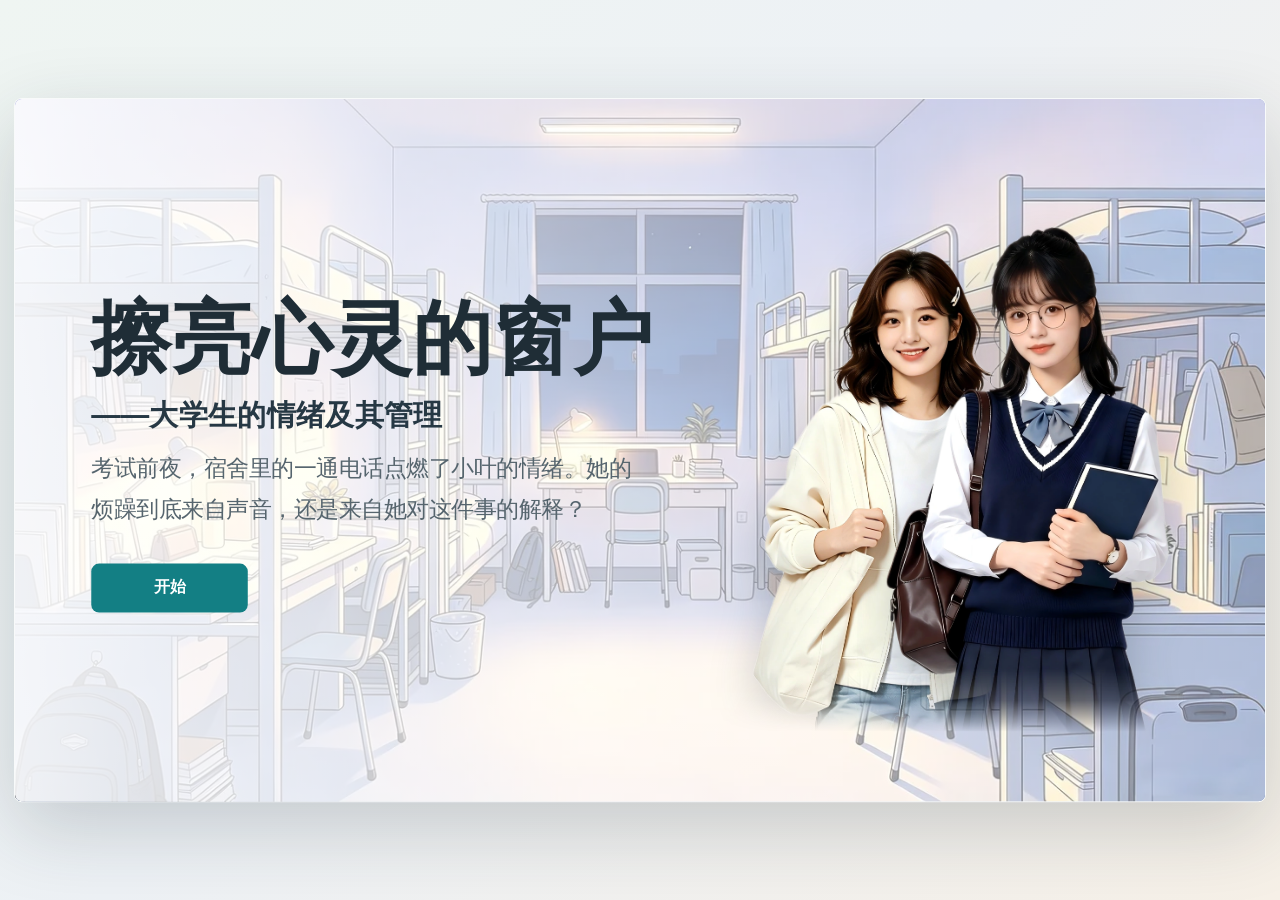
<file: showcases/scenario/index.html>
<!doctype html>
<html lang="zh-CN">
  <head>
    <meta charset="utf-8" />
    <meta name="viewport" content="width=device-width, initial-scale=1" />
    <title>互动情景剧</title>
    <style>
      :root {
        color-scheme: light;
        --ink: #1f2d36;
        --muted: #667782;
        --line: rgba(31, 45, 54, 0.16);
        --panel: rgba(255, 255, 255, 0.92);
        --paper: #ffffff;
        --teal: #137f84;
        --teal-dark: #0b6267;
        --amber: #e8b13f;
        --blue: #2f5f86;
        --rose: #9f5d6f;
        --blackboard: rgba(23, 27, 28, 0.86);
        --shadow: 0 26px 80px rgba(28, 45, 54, 0.2);
        --radius: 8px;
        font-family: "Microsoft YaHei", "PingFang SC", "Noto Sans CJK SC", Arial, sans-serif;
      }

      * {
        box-sizing: border-box;
      }

      .stage,
      .stage * {
        caret-color: transparent;
        user-select: none;
      }

      html,
      body {
        width: 100%;
        min-height: 100%;
        margin: 0;
      }

      body {
        display: grid;
        place-items: center;
        min-height: 100vh;
        padding: 14px;
        color: var(--ink);
        background:
          linear-gradient(135deg, #eff5f2 0%, #edf1f5 46%, #f6f0e7 100%),
          #edf2f1;
      }

      button {
        font: inherit;
      }

      .stage-wrap {
        width: min(1280px, calc(100vw - 28px), calc((100vh - 28px) * 16 / 9));
        aspect-ratio: 16 / 9;
        position: relative;
      }

      .stage {
        position: absolute;
        inset: 0 auto auto 0;
        width: 1280px;
        height: 720px;
        transform: scale(var(--stage-scale, 1));
        transform-origin: top left;
        min-height: 0;
        overflow: hidden;
        background: #e8eef0;
        border: 1px solid rgba(255, 255, 255, 0.7);
        border-radius: var(--radius);
        box-shadow: var(--shadow);
      }

      .background {
        position: absolute;
        inset: 0;
        background-position: center;
        background-size: cover;
        transition: opacity 260ms ease, filter 260ms ease;
      }

      .shade {
        position: absolute;
        inset: 0;
        background:
          linear-gradient(180deg, rgba(13, 30, 37, 0.06), rgba(13, 30, 37, 0.02) 48%, rgba(13, 30, 37, 0.28)),
          linear-gradient(90deg, rgba(13, 30, 37, 0.16), rgba(13, 30, 37, 0.02) 42%, rgba(13, 30, 37, 0.12));
        pointer-events: none;
      }

      .stage[data-mode="cover"] .topbar,
      .stage[data-mode="ending"] .topbar,
      .stage[data-mode="cover"] .shade,
      .stage[data-mode="intertitle"] .shade,
      .stage[data-mode="ending"] .shade {
        display: none;
      }

      .topbar {
        position: absolute;
        top: 14px;
        left: 16px;
        right: 16px;
        z-index: 20;
        display: grid;
        grid-template-columns: auto 1fr auto auto auto;
        gap: 10px;
        align-items: center;
      }

      .chapter-chip,
      .tool-button {
        height: 38px;
        display: inline-flex;
        align-items: center;
        justify-content: center;
        padding: 0 14px;
        color: #fff;
        background: rgba(24, 38, 45, 0.58);
        border: 1px solid rgba(255, 255, 255, 0.26);
        border-radius: var(--radius);
        backdrop-filter: blur(12px);
        font-size: 0.88rem;
        font-weight: 700;
      }

      .tool-button {
        width: 38px;
        padding: 0;
        cursor: pointer;
      }

      .tool-button.is-active {
        background: rgba(19, 127, 132, 0.86);
        border-color: rgba(255, 255, 255, 0.46);
      }

      .tool-button svg {
        width: 20px;
        height: 20px;
        fill: none;
        stroke: currentColor;
        stroke-width: 2;
        stroke-linecap: round;
        stroke-linejoin: round;
      }

      .progress {
        height: 8px;
        overflow: hidden;
        background: rgba(255, 255, 255, 0.42);
        border-radius: 999px;
      }

      .progress > span {
        display: block;
        width: 0%;
        height: 100%;
        background: linear-gradient(90deg, #21a0a7, #f2b648);
        transition: width 260ms ease;
      }

      .screen {
        position: absolute;
        inset: 0;
        z-index: 10;
        cursor: default;
      }

      .cover {
        position: absolute;
        inset: 0;
        display: grid;
        grid-template-columns: 560px 1fr;
        gap: 32px;
        align-items: center;
        min-height: 100%;
        overflow: hidden;
        padding: 76px 48px 64px 78px;
        background:
          linear-gradient(90deg, rgba(255, 255, 255, 0.92) 0%, rgba(255, 255, 255, 0.66) 48%, rgba(255, 255, 255, 0.42) 100%),
          var(--cover-bg) center / cover;
      }

      .cover h1 {
        margin: 0;
        font-size: 5.1rem;
        line-height: 0.98;
        letter-spacing: 0;
        white-space: nowrap;
      }

      .cover .subtitle {
        max-width: 720px;
        margin: 14px 0 0;
        color: #56656e;
        font-size: clamp(1.18rem, 2vw, 1.45rem);
        line-height: 1.8;
      }

      .cover .subtitle-title {
        max-width: 720px;
        margin: 18px 0 0;
        color: #263844;
        font-size: clamp(1.35rem, 2.35vw, 1.85rem);
        line-height: 1.35;
        font-weight: 800;
      }

      .start-button,
      .continue-button,
      .choice-button {
        border: 0;
        border-radius: var(--radius);
        cursor: pointer;
        font-weight: 700;
      }

      .start-button {
        min-width: 160px;
        min-height: 50px;
        margin-top: 34px;
        padding: 0 24px;
        color: #fff;
        background: var(--teal);
      }

      .start-button:hover,
      .continue-button:hover {
        background: var(--teal-dark);
        color: #fff;
      }

      .cover-people {
        position: relative;
        height: 580px;
        min-height: 580px;
        overflow: hidden;
      }

      .cover-people img {
        position: absolute;
        bottom: 8px;
        height: 92%;
        max-height: none;
        object-fit: contain;
        -webkit-mask-image: linear-gradient(180deg, #000 0%, #000 88%, rgba(0, 0, 0, 0.72) 94%, transparent 100%);
        mask-image: linear-gradient(180deg, #000 0%, #000 88%, rgba(0, 0, 0, 0.72) 94%, transparent 100%);
        filter: drop-shadow(0 20px 24px rgba(21, 35, 42, 0.24));
      }

      .cover-people .xiaoye {
        right: 20px;
        width: auto;
        z-index: 2;
      }

      .cover-people .xiaoou {
        left: -10px;
        width: auto;
        z-index: 1;
      }

      .intertitle {
        position: absolute;
        inset: 0;
        display: grid;
        place-items: center;
        padding: 40px;
        color: #fff;
        background:
          linear-gradient(180deg, rgba(6, 10, 13, 0.7), rgba(6, 10, 13, 0.88)),
          var(--intertitle-bg) center / cover;
        text-align: center;
      }

      .intertitle h2 {
        margin: 0;
        font-size: clamp(2.5rem, 7vw, 5.4rem);
        font-weight: 500;
      }

      .intertitle p {
        margin: 18px 0 0;
        color: rgba(255, 255, 255, 0.74);
        font-size: clamp(1.1rem, 2.4vw, 1.5rem);
      }

      .intertitle .continue-button {
        margin-top: 34px;
        min-width: 132px;
      }

      .characters {
        position: absolute;
        inset: 58px 4% 126px;
        z-index: 8;
        pointer-events: none;
      }

      .character {
        position: absolute;
        bottom: 0;
        width: min(37vw, 470px);
        height: 100%;
        display: flex;
        align-items: flex-end;
        justify-content: center;
        overflow: hidden;
        opacity: 0;
        transform: translateY(18px);
        transition: opacity 220ms ease, transform 220ms ease, filter 220ms ease;
      }

      .character.visible {
        opacity: 1;
        transform: translateY(0);
      }

      .character.left {
        left: 5%;
      }

      .character.right {
        right: 4%;
      }

      .character.dimmed {
        filter: saturate(0.72) brightness(0.78);
      }

      .character img {
        width: auto;
        max-width: none;
        height: 116%;
        max-height: none;
        object-fit: contain;
        transform: translateY(10%);
        filter: drop-shadow(0 18px 22px rgba(16, 28, 36, 0.28));
      }

      .dialogue {
        position: absolute;
        left: 28px;
        right: 28px;
        bottom: 26px;
        z-index: 18;
        height: 148px;
        display: grid;
        grid-template-columns: repeat(12, minmax(0, 1fr));
        column-gap: 12px;
        row-gap: 10px;
        align-items: center;
        padding: 18px 22px 18px 24px;
        background: var(--panel);
        border: 1px solid rgba(255, 255, 255, 0.82);
        border-left: 5px solid var(--speaker-color, var(--teal));
        border-radius: var(--radius);
        box-shadow: 0 18px 52px rgba(18, 34, 42, 0.18);
        backdrop-filter: blur(18px);
      }

      .dialogue-content {
        grid-column: 1 / 7;
        min-width: 0;
        display: grid;
        grid-template-rows: minmax(0, 1fr);
        align-content: center;
        min-height: 100%;
      }

      .dialogue.npc-side .continue-button {
        position: absolute;
        left: 50%;
        bottom: -6px;
        transform: translateX(-50%);
      }

      .dialogue.player-side .dialogue-content {
        grid-column: 7 / 13;
        padding-right: 0;
      }

      .dialogue.player-side .continue-button {
        position: absolute;
        left: 50%;
        bottom: -6px;
        transform: translateX(-50%);
      }

      .system-dialogue .dialogue-content {
        grid-column: 1 / 13;
        padding-right: 0;
      }

      .system-dialogue .continue-button {
        position: absolute;
        left: 50%;
        bottom: -6px;
        transform: translateX(-50%);
      }

      .dialogue-content.no-speaker {
        grid-template-rows: 1fr;
      }

      .dialogue-content.has-status {
        grid-template-rows: 26px minmax(0, 1fr);
        row-gap: 4px;
      }

      .speaker {
        display: inline-flex;
        max-width: 100%;
        width: max-content;
        height: 24px;
        margin: 0;
        padding: 2px 10px;
        color: #fff;
        background: color-mix(in srgb, var(--speaker-color, var(--teal)) 92%, #111);
        border-radius: 6px;
        font-weight: 700;
        align-items: center;
        font-size: 0.9rem;
      }

      .line {
        margin: 0;
        font-size: clamp(1.12rem, 1.75vw, 1.42rem);
        line-height: 1.68;
        max-width: 100%;
        min-height: 3.36em;
      }

      .status-inline {
        font-family: KaiTi, STKaiti, "Kaiti SC", "楷体", serif;
        font-weight: 700;
        color: color-mix(in srgb, var(--speaker-color, var(--teal)) 90%, #111);
      }

      .system-dialogue {
        border-left-color: rgba(24, 38, 45, 0.28);
      }

      .continue-button {
        align-self: center;
        min-width: 160px;
        min-height: 44px;
        padding: 0 24px;
        color: #111827;
        background: transparent;
        border: 0;
        box-shadow: none;
        font-size: 1.78rem;
        font-weight: 900;
        letter-spacing: 0;
        text-shadow:
          0 2px 0 rgba(255, 255, 255, 0.86),
          0 8px 18px rgba(15, 23, 42, 0.18);
      }

      .dialogue .continue-button {
        align-self: end;
        z-index: 3;
      }

      .dialogue .continue-button:hover,
      .dialogue .continue-button:focus-visible {
        color: #0f766e;
        background: transparent;
        transform: translateX(-50%) translateY(-1px);
        box-shadow: none;
      }

      .choice-panel {
        position: absolute;
        left: 46px;
        top: auto;
        bottom: 194px;
        z-index: 22;
        width: min(640px, 48%);
        display: grid;
        gap: 12px;
      }

      .choice-question {
        margin: 0 0 2px;
        padding: 13px 16px;
        color: #fff;
        background: rgba(18, 35, 43, 0.78);
        border-radius: var(--radius);
        font-weight: 700;
        line-height: 1.55;
        backdrop-filter: blur(10px);
      }

      .choice-button {
        width: 100%;
        min-height: 58px;
        padding: 11px 16px;
        color: var(--ink);
        background: rgba(255, 255, 255, 0.94);
        border: 1px solid rgba(31, 45, 54, 0.12);
        text-align: left;
        line-height: 1.55;
        box-shadow: 0 12px 30px rgba(22, 38, 46, 0.14);
        transition: transform 160ms ease, border-color 160ms ease, box-shadow 160ms ease;
      }

      .choice-button:hover {
        transform: translateY(-1px);
        border-color: rgba(25, 124, 132, 0.55);
        box-shadow: 0 16px 38px rgba(22, 38, 46, 0.18);
      }

      .choice-button:disabled {
        cursor: default;
        opacity: 0.72;
        transform: none;
      }

      .feedback-panel {
        position: absolute;
        left: 50%;
        top: 50%;
        z-index: 30;
        width: min(640px, calc(100% - 40px));
        transform: translate(-50%, -50%);
        padding: 24px 24px 20px;
        background: rgba(255, 255, 255, 0.97);
        border: 1px solid rgba(233, 169, 63, 0.72);
        border-radius: var(--radius);
        box-shadow: var(--shadow);
      }

      .feedback-panel h3 {
        margin: 0 0 10px;
        font-size: 1.45rem;
      }

      .feedback-panel p {
        margin: 0 0 18px;
        color: var(--muted);
        font-size: 1.1rem;
        line-height: 1.85;
      }

      .feedback-actions {
        display: flex;
        justify-content: flex-end;
      }

      .knowledge {
        position: absolute;
        inset: 70px 42px 178px;
        z-index: 16;
        display: grid;
        grid-template-columns: 286px minmax(0, 1fr);
        gap: 30px;
        align-items: center;
        padding: 30px 36px 28px;
        color: #fff;
        background: rgba(18, 27, 30, 0.82);
        border: 1px solid rgba(255, 255, 255, 0.18);
        border-radius: var(--radius);
        box-shadow: var(--shadow);
      }

      .knowledge h2 {
        max-width: 760px;
        margin: 0 0 12px;
        font-size: clamp(2.2rem, 3.5vw, 3.15rem);
        line-height: 1.08;
        white-space: nowrap;
      }

      .knowledge h2.title-long {
        font-size: clamp(2.05rem, 3.05vw, 2.72rem);
        white-space: nowrap;
      }

      .knowledge h2.title-extra-long {
        font-size: clamp(1.8rem, 2.65vw, 2.38rem);
        white-space: nowrap;
      }

      .knowledge h2.title-ultra-long {
        font-size: clamp(1.45rem, 2.15vw, 1.92rem);
        white-space: nowrap;
      }

      .knowledge-content {
        grid-column: 2;
        align-self: center;
        transform: translateY(-18px);
      }

      .abc-grid {
        display: grid;
        grid-template-columns: repeat(3, minmax(0, 1fr));
        gap: 12px;
        margin: 18px 0 0;
      }

      .abc-grid.count-4 {
        grid-template-columns: repeat(2, minmax(0, 1fr));
        max-width: 760px;
      }

      .abc-item {
        padding: 16px 18px;
        min-height: 116px;
        background: rgba(255, 255, 255, 0.1);
        border: 1px solid rgba(255, 255, 255, 0.18);
        border-radius: var(--radius);
      }

      .abc-item strong {
        display: block;
        margin-bottom: 8px;
        color: #ffd98d;
        font-size: 1.24rem;
      }

      .abc-item p,
      .knowledge-copy {
        max-width: 820px;
        margin: 0;
        color: rgba(255, 255, 255, 0.88);
        font-size: 1.08rem;
        line-height: 1.7;
      }

      .knowledge .teacher-figure {
        grid-column: 1;
        align-self: end;
        justify-self: start;
        width: min(28vw, 360px);
        max-height: 100%;
        object-fit: contain;
        filter: drop-shadow(0 18px 20px rgba(0, 0, 0, 0.36));
      }

      .ending {
        position: absolute;
        inset: 0;
        display: grid;
        place-items: center;
        padding: 40px;
        color: #fff;
        text-align: center;
        background:
          linear-gradient(180deg, rgba(12, 30, 38, 0.5), rgba(12, 30, 38, 0.82)),
          var(--ending-bg) center / cover;
      }

      .ending-box {
        width: 800px;
        padding: 40px;
        background: rgba(15, 33, 41, 0.78);
        border: 1px solid rgba(255, 255, 255, 0.22);
        border-radius: var(--radius);
        backdrop-filter: blur(14px);
      }

      .ending h2 {
        margin: 0 0 16px;
        font-size: 3.35rem;
        line-height: 1.18;
        text-wrap: balance;
      }

      .ending p {
        margin: 0;
        color: rgba(255, 255, 255, 0.86);
        font-size: clamp(1.08rem, 2vw, 1.35rem);
        line-height: 1.9;
      }

      .ending-actions {
        display: flex;
        flex-wrap: wrap;
        justify-content: center;
        gap: 12px;
        margin-top: 26px;
      }

      .secondary-button {
        min-height: 46px;
        padding: 0 18px;
        color: #0f4e55;
        background: #fff;
        border: 1px solid rgba(255, 255, 255, 0.5);
        border-radius: var(--radius);
        cursor: pointer;
        font-weight: 700;
      }

      .secondary-button:hover {
        color: #fff;
        background: var(--teal);
      }

      @media (max-width: 820px) {
        body {
          padding: 8px;
        }

        .stage-wrap {
          width: min(calc(100vw - 16px), calc((100vh - 16px) * 16 / 9));
        }

        .stage {
          min-height: 0;
          border-radius: var(--radius);
          aspect-ratio: 16 / 9;
        }

        .topbar {
          grid-template-columns: auto 1fr auto auto;
          top: 10px;
          left: 10px;
          right: 10px;
        }

        .chapter-chip {
          max-width: 138px;
          padding: 0 10px;
          overflow: hidden;
          text-overflow: ellipsis;
          white-space: nowrap;
          font-size: 0.86rem;
        }

        .cover {
          min-height: 100%;
          grid-template-columns: minmax(0, 0.92fr) minmax(240px, 1fr);
          align-content: center;
          padding: 32px;
        }

        .cover-people {
          min-height: 100%;
          order: initial;
        }

        .cover-people img {
          bottom: -58px;
          height: 118%;
          max-height: none;
        }

        .characters {
          inset: 70px 0 210px;
        }

        .character {
          width: 64vw;
        }

        .character.left {
          left: -7vw;
        }

        .character.right {
          right: -9vw;
        }

        .dialogue {
          left: 10px;
          right: 10px;
          bottom: 10px;
          height: auto;
          min-height: 188px;
          grid-template-columns: 1fr;
          gap: 12px;
          padding: 14px;
        }

        .dialogue .dialogue-content,
        .dialogue.npc-side .dialogue-content,
        .dialogue.player-side .dialogue-content,
        .system-dialogue .dialogue-content,
        .dialogue .continue-button,
        .dialogue.npc-side .continue-button,
        .dialogue.player-side .continue-button,
        .system-dialogue .continue-button {
          grid-column: 1 / -1;
          justify-self: stretch;
        }

        .continue-button {
          width: 100%;
        }

        .choice-panel {
          left: 10px;
          right: 10px;
          top: auto;
          bottom: 214px;
          width: auto;
          transform: none;
        }

        .choice-character-layer {
          display: none;
        }

        .choice-button {
          min-height: 58px;
        }

        .knowledge {
          inset: 62px 10px 10px;
          grid-template-columns: 1fr;
          overflow: auto;
          padding: 18px;
        }

        .abc-grid {
          grid-template-columns: 1fr;
        }

        .abc-grid.count-4 {
          grid-template-columns: 1fr;
          max-width: none;
        }

        .knowledge .teacher-figure {
          display: none;
        }
      }

      @media (max-height: 520px) and (orientation: landscape) {
        body {
          padding: 6px;
          background: #e8eef0;
        }

        .stage-wrap {
          width: min(calc(100vw - 12px), calc((100vh - 12px) * 16 / 9));
        }

        .stage {
          min-height: 0;
          aspect-ratio: 16 / 9;
          border: 0;
          border-radius: var(--radius);
          box-shadow: none;
        }

        .topbar {
          top: 8px;
          left: 10px;
          right: 10px;
          gap: 8px;
        }

        .chapter-chip,
        .tool-button {
          height: 32px;
          font-size: 0.76rem;
        }

        .chapter-chip {
          padding: 0 10px;
        }

        .tool-button {
          width: 32px;
        }

        .tool-button svg {
          width: 17px;
          height: 17px;
        }

        .progress {
          height: 6px;
        }

        .cover {
          min-height: 100%;
          grid-template-columns: minmax(0, 0.92fr) minmax(260px, 1fr);
          gap: 12px;
          padding: 34px 36px 24px;
        }

        .cover h1 {
          font-size: clamp(2.15rem, 7vh, 3rem);
        }

        .cover .subtitle {
          max-width: 390px;
          margin-top: 12px;
          font-size: 0.9rem;
          line-height: 1.65;
        }

        .cover .subtitle-title {
          max-width: 390px;
          margin-top: 10px;
          font-size: 1.02rem;
          line-height: 1.35;
        }

        .start-button {
          min-width: 124px;
          min-height: 40px;
          margin-top: 20px;
          padding: 0 18px;
        }

        .cover-people {
          min-height: 100%;
          order: initial;
        }

        .cover-people img {
          bottom: -58px;
          height: 118%;
          max-height: none;
        }

        .cover-people .xiaoye {
          right: -6%;
        }

        .cover-people .xiaoou {
          left: -8%;
        }

        .intertitle {
          padding: 24px;
        }

        .intertitle h2 {
          font-size: clamp(2.7rem, 14vh, 4rem);
        }

        .intertitle p {
          margin-top: 10px;
          font-size: 1rem;
        }

        .intertitle .continue-button {
          width: auto;
          min-width: 112px;
          min-height: 38px;
          margin-top: 22px;
        }

        .characters {
          inset: 44px 3% 98px;
        }

        .character {
          width: min(39vw, 300px);
        }

        .character.left {
          left: 4%;
        }

        .character.right {
          right: 4%;
        }

        .character img {
          height: 122%;
          transform: translateY(12%);
        }

        .dialogue {
          left: 14px;
          right: 14px;
          bottom: 12px;
          height: 92px;
          min-height: 0;
          grid-template-columns: repeat(12, minmax(0, 1fr));
          column-gap: 8px;
          row-gap: 6px;
          padding: 12px 14px 12px 16px;
        }

        .speaker {
          margin-bottom: 4px;
          padding: 3px 9px;
          font-size: 0.78rem;
        }

        .line {
          font-size: 0.94rem;
          line-height: 1.5;
        }

        .continue-button {
          width: auto;
          min-width: 74px;
          min-height: 38px;
          padding: 0 13px;
          font-size: 0.86rem;
        }

        .choice-panel {
          left: 22px;
          right: auto;
          bottom: 118px;
          width: min(430px, 54%);
          gap: 8px;
        }

        .choice-question {
          padding: 8px 12px;
          font-size: 0.86rem;
        }

        .choice-button {
          min-height: 42px;
          padding: 8px 12px;
          font-size: 0.84rem;
          line-height: 1.45;
        }

        .feedback-panel {
          width: min(520px, calc(100% - 36px));
          padding: 18px;
        }

        .feedback-panel h3 {
          font-size: 1.08rem;
        }

        .feedback-panel p {
          font-size: 0.94rem;
          line-height: 1.6;
        }

        .knowledge {
          inset: 42px 22px 118px;
          grid-template-columns: minmax(150px, 0.3fr) minmax(0, 1fr);
          gap: 16px;
          padding: 18px;
        }

        .knowledge h2 {
          margin-bottom: 8px;
          font-size: clamp(1.9rem, 10vh, 2.8rem);
        }

        .knowledge-copy {
          font-size: 0.9rem;
        }

        .abc-grid {
          gap: 8px;
          margin-top: 10px;
        }

        .abc-grid.count-4 {
          grid-template-columns: repeat(2, minmax(0, 1fr));
          max-width: none;
        }

        .abc-item {
          min-height: 82px;
          padding: 10px;
        }

        .abc-item strong {
          margin-bottom: 6px;
          font-size: 0.96rem;
        }

        .abc-item p {
          font-size: 0.82rem;
          line-height: 1.55;
        }

        .knowledge .teacher-figure {
          display: block;
          width: min(28vw, 190px);
        }

        .ending {
          padding: 22px;
        }

        .ending-box {
          width: min(620px, calc(100% - 44px));
          padding: 28px;
        }

        .ending h2 {
          font-size: clamp(2rem, 10vh, 3.1rem);
        }

        .ending p {
          font-size: 0.98rem;
          line-height: 1.65;
        }
      }

      @media (max-width: 99999px) {
        body {
          padding: 14px;
        }

        .stage-wrap {
          width: min(1280px, calc(100vw - 28px), calc((100vh - 28px) * 16 / 9));
          aspect-ratio: 16 / 9;
        }

        .stage {
          width: 1280px;
          height: 720px;
          min-height: 0;
          aspect-ratio: auto;
          border-radius: var(--radius);
        }

        .cover {
          grid-template-columns: 560px 1fr;
          align-content: center;
          min-height: 100%;
          gap: 32px;
          padding: 76px 48px 64px 78px;
        }

        .cover-people {
          height: 580px;
          min-height: 580px;
          order: initial;
        }

        .cover-people img {
          bottom: 8px;
          height: 92%;
          max-height: none;
        }

        .cover-people .xiaoye {
          right: 20px;
        }

        .cover-people .xiaoou {
          left: -10px;
        }

        .cover h1 {
          font-size: 5.1rem;
          line-height: 0.98;
          white-space: nowrap;
        }

        .characters {
          inset: 58px 4% 126px;
        }

        .character {
          width: 470px;
        }

        .character.left {
          left: 5%;
        }

        .character.right {
          right: 4%;
        }

        .character img {
          height: 116%;
          transform: translateY(10%);
        }

        .dialogue {
          left: 28px;
          right: 28px;
          bottom: 26px;
          height: 148px;
          min-height: 0;
          grid-template-columns: repeat(12, minmax(0, 1fr));
          column-gap: 12px;
          row-gap: 10px;
          padding: 18px 22px 18px 24px;
        }

        .continue-button {
          width: auto;
          min-width: 96px;
          min-height: 46px;
          padding: 0 18px;
          font-size: 1rem;
        }

        .dialogue-content {
          grid-column: 1 / 7;
          padding-right: 0;
        }

        .dialogue.player-side .dialogue-content {
          grid-column: 7 / 13;
          padding-right: 0;
        }

        .system-dialogue .dialogue-content {
          grid-column: 1 / 13;
          padding-right: 0;
        }

        .dialogue .continue-button,
        .dialogue.npc-side .continue-button,
        .dialogue.player-side .continue-button,
        .system-dialogue .continue-button {
          position: absolute;
          right: 22px;
          top: -16px;
          width: auto;
          justify-self: end;
          align-self: end;
        }

        .choice-character-layer {
          display: block;
        }

        .choice-panel {
          left: 46px;
          right: auto;
          bottom: 194px;
          width: min(640px, 48%);
          gap: 12px;
        }

        .knowledge {
          inset: 72px 42px 178px;
          grid-template-columns: 286px minmax(0, 1fr);
          overflow: visible;
          padding: 30px 36px 28px;
        }

        .knowledge-content {
          transform: translateY(-18px);
        }

        .abc-grid {
          grid-template-columns: repeat(3, minmax(0, 1fr));
        }

        .abc-grid.count-4 {
          grid-template-columns: repeat(2, minmax(0, 1fr));
          max-width: 760px;
        }

        .knowledge .teacher-figure {
          display: block;
          width: 360px;
        }
      }

      /* Client note: hide normal speaker names and keep a large middle gap for continue. */
      .stage .dialogue.npc-side .dialogue-content {
        grid-column: 1 / 6 !important;
      }

      .stage .dialogue.player-side .dialogue-content {
        grid-column: 8 / 13 !important;
      }

      .stage .system-dialogue .dialogue-content {
        grid-column: 1 / 13 !important;
      }

      .stage .dialogue .continue-button,
      .stage .dialogue.npc-side .continue-button,
      .stage .dialogue.player-side .continue-button,
      .stage .system-dialogue .continue-button {
        position: absolute !important;
        left: 50% !important;
        right: auto !important;
        top: auto !important;
        bottom: 8px !important;
        width: auto !important;
        min-width: 150px !important;
        min-height: 40px !important;
        padding: 0 26px !important;
        justify-self: center !important;
        align-self: end !important;
        color: #111827 !important;
        background: rgba(255, 255, 255, 0.58) !important;
        border: 2px solid rgba(15, 23, 42, 0.72) !important;
        border-radius: 10px !important;
        box-shadow: 0 7px 16px rgba(15, 23, 42, 0.12) !important;
        transform: translateX(-50%) !important;
        font-size: 1.72rem !important;
        line-height: 1 !important;
        font-weight: 900 !important;
        letter-spacing: 0 !important;
        text-shadow:
          0 2px 0 rgba(255, 255, 255, 0.9),
          0 8px 18px rgba(15, 23, 42, 0.18) !important;
      }

      .stage .dialogue .continue-button:hover,
      .stage .dialogue .continue-button:focus-visible {
        color: #0f766e !important;
        background: rgba(255, 255, 255, 0.76) !important;
        border-color: rgba(15, 118, 110, 0.9) !important;
        transform: translateX(-50%) translateY(-1px) !important;
      }

      .stage .feedback-panel .continue-button {
        min-width: 96px;
        min-height: 46px;
        padding: 0 18px;
        color: #fff;
        background: #177f86;
        font-size: 1rem;
        font-weight: 700;
        text-shadow: none;
        box-shadow: none;
      }

      .stage .feedback-panel .continue-button:hover,
      .stage .feedback-panel .continue-button:focus-visible {
        color: #fff;
        background: var(--teal-dark);
      }

      .stage .intertitle .continue-button {
        min-width: 132px;
        min-height: 46px;
        padding: 0 18px;
        color: #fff;
        background: #177f86;
        font-size: 1rem;
        font-weight: 700;
        text-shadow: none;
        box-shadow: none;
      }

      .stage .intertitle .continue-button:hover,
      .stage .intertitle .continue-button:focus-visible {
        color: #fff;
        background: var(--teal-dark);
      }
    </style>
  </head>
  <body>
    <main class="stage-wrap">
      <section class="stage" data-stage aria-live="polite">
        <div class="background" data-background></div>
        <div class="shade" data-shade></div>

        <nav class="topbar" aria-label="章节操作">
          <div class="chapter-chip" data-chapter-chip>互动情景剧</div>
          <div class="progress" aria-hidden="true"><span data-progress></span></div>
          <button class="tool-button" type="button" data-back aria-label="返回上一步">
            <svg viewBox="0 0 24 24" aria-hidden="true"><path d="M15 18l-6-6 6-6"></path></svg>
          </button>
          <button class="tool-button" type="button" data-restart aria-label="重新开始">
            <svg viewBox="0 0 24 24" aria-hidden="true"><path d="M3 12a9 9 0 1 0 3-6.7"></path><path d="M3 4v6h6"></path></svg>
          </button>
          <button class="tool-button" type="button" data-audio-toggle aria-label="开启配音">
            <svg viewBox="0 0 24 24" aria-hidden="true"><path d="M4 9v6h4l5 4V5L8 9H4z"></path><path d="M16 9.5a4 4 0 0 1 0 5"></path><path d="M18.5 7a7 7 0 0 1 0 10"></path></svg>
          </button>
        </nav>

        <div class="screen" data-screen></div>
      </section>
    </main>

    <script>
      const ASSETS = {
  dormNight: "assets/scenes/dorm_night.webp",
  dormDay: "assets/scenes/dorm_day.webp",
  counseling: "assets/scenes/counseling_room.webp",
  library: "assets/scenes/library_study_area.webp",
  xiaoye: "assets/characters/xiaoye_default_half.webp",
  xiaoyeTired: "assets/characters/xiaoye_tired_half.webp",
  xiaoyeWorried: "assets/characters/xiaoye_worried_half.webp",
  xiaoyeThinking: "assets/characters/xiaoye_thinking_half.webp",
  xiaoyeNervous: "assets/characters/xiaoye_speak_nervous_half.webp",
  xiaoyeSad: "assets/characters/xiaoye_sad_half.webp",
  xiaoyeEmbarrassed: "assets/characters/xiaoye_embarrassed_half.webp",
  xiaoou: "assets/characters/xiaoou_default_half.webp",
  xiaoouPhone: "assets/characters/xiaoou_phone_half.webp",
  xiaoouApologetic: "assets/characters/xiaoou_apologetic_half.webp",
  xiaoouConcerned: "assets/characters/xiaoou_concerned_half.webp",
  xiaoouInvite: "assets/characters/xiaoou_invite_half.webp",
  wang: "assets/characters/wangteacher_default_half.webp",
  wangPoint: "assets/characters/wangteacher_point_half.webp"
      };

      const PROJECT_TITLE = "擦亮心灵的窗户";

      const SPEAKER_COLORS = {
  "小叶": "#315b8f",
  "小叶内心": "#6c5b7b",
  "小欧": "#d1872d",
  "小欧（电话中）": "#d1872d",
  "王老师": "#197c84",
  "旁白": "#197c84"
      };

      const nodes = [
        {
          "id": "cover",
          "type": "cover",
          "bg": "assets/scenes/dorm_night.webp",
          "title": "擦亮心灵的窗户",
          "subtitleTitle": "——大学生的情绪及其管理",
          "subtitle": "考试前夜，宿舍里的一通电话点燃了小叶的情绪。她的烦躁到底来自声音，还是来自她对这件事的解释？",
          "people": [
            "assets/characters/xiaoye_default_half.webp",
            "assets/characters/xiaoou_default_half.webp"
          ],
          "next": "t1"
        },
        {
          "id": "t1",
          "type": "intertitle",
          "title": "第一幕",
          "subtitle": "宿舍｜考试前夜",
          "bg": "assets/scenes/dorm_night.webp",
          "next": "n1"
        },
        {
          "id": "n1",
          "type": "dialogue",
          "bg": "assets/scenes/dorm_night.webp",
          "speaker": "小叶",
          "text": "明天上午就考试了，我还有两章没看完。现在谁跟我说话，我可能都会炸。",
          "chars": [
            {
              "id": "xiaoye",
              "pose": "tired",
              "active": true
            }
          ],
          "next": "n2"
        },
        {
          "id": "n2",
          "type": "dialogue",
          "speaker": "小欧",
          "text": "我尽量不打扰你。我就回几条项目群消息。",
          "chars": [
            {
              "id": "xiaoou",
              "pose": "default",
              "active": true
            },
            {
              "id": "xiaoye",
              "pose": "tired"
            }
          ],
          "next": "n3"
        },
        {
          "id": "n3",
          "type": "dialogue",
          "speaker": "小叶",
          "text": "你回吧。我现在只想把重点背完，不然我今晚真的睡不着。",
          "chars": [
            {
              "id": "xiaoou",
              "pose": "default"
            },
            {
              "id": "xiaoye",
              "pose": "tired",
              "active": true
            }
          ],
          "next": "n4"
        },
        {
          "id": "n4",
          "type": "dialogue",
          "speaker": "小叶内心",
          "text": "我已经把这页看了三遍，可每一行都像刚从眼睛里滑过去。我越想抓住它，它越不像知识点，像一堆散开的字。",
          "chars": [
            {
              "id": "xiaoye",
              "pose": "worried",
              "active": true
            }
          ],
          "next": "n5"
        },
        {
          "id": "n5",
          "type": "dialogue",
          "speaker": "小欧",
          "text": "小叶，我接个电话，应该很快。",
          "chars": [
            {
              "id": "xiaoou",
              "pose": "phone",
              "active": true
            },
            {
              "id": "xiaoye",
              "pose": "tired"
            }
          ],
          "next": "n6"
        },
        {
          "id": "n6",
          "type": "dialogue",
          "speaker": "小叶",
          "text": "嗯，快一点就行。",
          "chars": [
            {
              "id": "xiaoou",
              "pose": "phone"
            },
            {
              "id": "xiaoye",
              "pose": "tired",
              "active": true
            }
          ],
          "next": "n7"
        },
        {
          "id": "n7",
          "type": "dialogue",
          "speaker": "小欧（电话中）",
          "text": "真的？我们项目获奖了？太好了！我还以为这次没希望了！",
          "chars": [
            {
              "id": "xiaoou",
              "pose": "phone",
              "active": true
            },
            {
              "id": "xiaoye",
              "pose": "worried"
            }
          ],
          "next": "n8"
        },
        {
          "id": "n8",
          "type": "dialogue",
          "speaker": "小叶内心",
          "text": "她声音一下子亮起来了。我知道她不是故意的，我也知道这是好事。可我现在听到每一个字，都像有人在我脑子旁边敲桌子。",
          "chars": [
            {
              "id": "xiaoou",
              "pose": "phone"
            },
            {
              "id": "xiaoye",
              "pose": "worried",
              "active": true
            }
          ],
          "next": "n9"
        },
        {
          "id": "n9",
          "type": "dialogue",
          "speaker": "小欧（电话中）",
          "text": "对，对，小李那段路演真的帮了大忙。我们后来把“为什么这个项目和人有关”讲清楚了。",
          "chars": [
            {
              "id": "xiaoou",
              "pose": "phone",
              "active": true
            },
            {
              "id": "xiaoye",
              "pose": "worried"
            }
          ],
          "next": "n10"
        },
        {
          "id": "n10",
          "type": "dialogue",
          "speaker": "小叶内心",
          "text": "她还在说。她明明知道我明天考试。她明明知道我今晚很急。为什么她现在还能这么开心？",
          "chars": [
            {
              "id": "xiaoou",
              "pose": "phone"
            },
            {
              "id": "xiaoye",
              "pose": "worried",
              "active": true
            }
          ],
          "next": "n11"
        },
        {
          "id": "n11",
          "type": "dialogue",
          "speaker": "小叶",
          "text": "小欧，你能小声一点吗？",
          "chars": [
            {
              "id": "xiaoou",
              "pose": "phone"
            },
            {
              "id": "xiaoye",
              "pose": "nervous",
              "active": true
            }
          ],
          "next": "n12"
        },
        {
          "id": "n12",
          "type": "dialogue",
          "speaker": "小欧（电话中）",
          "text": "嗯？等一下。抱歉，我室友在复习，我小声一点。",
          "chars": [
            {
              "id": "xiaoou",
              "pose": "phone",
              "active": true
            },
            {
              "id": "xiaoye",
              "pose": "worried"
            }
          ],
          "next": "n13"
        },
        {
          "id": "n13",
          "type": "dialogue",
          "speaker": "小叶内心",
          "text": "她确实小声了，可我还是听得见。我现在不是在复习，是在等她什么时候挂电话。",
          "chars": [
            {
              "id": "xiaoou",
              "pose": "phone"
            },
            {
              "id": "xiaoye",
              "pose": "worried",
              "active": true
            }
          ],
          "next": "n13b"
        },
        {
          "id": "n13b",
          "type": "dialogue",
          "speaker": "小叶内心",
          "text": "越等越烦，越烦越觉得她根本没把我的考试当回事。",
          "chars": [
            {
              "id": "xiaoou",
              "pose": "phone"
            },
            {
              "id": "xiaoye",
              "pose": "worried",
              "active": true
            }
          ],
          "next": "op1"
        },
        {
          "id": "op1",
          "type": "choice",
          "bg": "assets/scenes/dorm_night.webp",
          "prompt": "小叶第一次烦躁时怎么表达？",
          "chars": [
            {
              "id": "xiaoye",
              "pose": "worried",
              "active": true
            }
          ],
          "options": [
            {
              "label": "你没看到我在复习吗？能不能别这么大声！",
              "feedback": "你把需求说出来了，但指责语气会让冲突马上升温。",
              "next": "op1_a"
            },
            {
              "label": "小欧，我现在有点急，可以稍微小声一点吗？",
              "feedback": "你表达了需求，也给对方留下了回应空间。",
              "next": "op1_b"
            },
            {
              "label": "不说话，故意把书摔得很响。",
              "feedback": "你希望对方自己发现，但暗示不一定会被正确理解。",
              "next": "op1_c"
            }
          ]
        },
        {
          "id": "op1_a",
          "type": "dialogue",
          "speaker": "小叶",
          "text": "你没看到我在复习吗？能不能别这么大声！我现在真的一个字都看不进去。",
          "chars": [
            {
              "id": "xiaoou",
              "pose": "phone"
            },
            {
              "id": "xiaoye",
              "pose": "nervous",
              "active": true
            }
          ],
          "next": "op1_a2"
        },
        {
          "id": "op1_a2",
          "type": "dialogue",
          "speaker": "小欧",
          "text": "我知道你在复习，所以我刚才已经压低声音了。你可以提醒我，但你这样说，我会觉得自己像做了什么特别过分的事。",
          "chars": [
            {
              "id": "xiaoou",
              "pose": "apologetic",
              "active": true
            },
            {
              "id": "xiaoye",
              "pose": "worried"
            }
          ],
          "next": "n14"
        },
        {
          "id": "op1_b",
          "type": "dialogue",
          "speaker": "小叶",
          "text": "小欧，我现在有点急。你能稍微小声一点吗？我怕我再听下去会越来越烦。",
          "chars": [
            {
              "id": "xiaoou",
              "pose": "phone"
            },
            {
              "id": "xiaoye",
              "pose": "nervous",
              "active": true
            }
          ],
          "next": "op1_b2"
        },
        {
          "id": "op1_b2",
          "type": "dialogue",
          "speaker": "小欧",
          "text": "好，我知道了。我把电话拿到阳台边，尽量快点结束。",
          "chars": [
            {
              "id": "xiaoou",
              "pose": "phone",
              "active": true
            },
            {
              "id": "xiaoye",
              "pose": "worried"
            }
          ],
          "next": "n14"
        },
        {
          "id": "op1_c",
          "type": "dialogue",
          "speaker": "小叶内心",
          "text": "我不想开口吵架，可我就是希望她能发现我已经受不了了。我把书页翻得越来越响，笔也被我按得咔咔响。",
          "chars": [
            {
              "id": "xiaoou",
              "pose": "phone"
            },
            {
              "id": "xiaoye",
              "pose": "worried",
              "active": true
            }
          ],
          "next": "op1_c2"
        },
        {
          "id": "op1_c2",
          "type": "dialogue",
          "speaker": "小欧",
          "text": "小叶，你是不是有点烦？你直接说可以吗？我现在听电话，也猜不到你到底需要什么。",
          "chars": [
            {
              "id": "xiaoou",
              "pose": "concerned",
              "active": true
            },
            {
              "id": "xiaoye",
              "pose": "worried"
            }
          ],
          "next": "n14"
        },
        {
          "id": "n14",
          "type": "dialogue",
          "speaker": "小欧",
          "text": "抱歉，我小声一点。这个电话快结束了。",
          "chars": [
            {
              "id": "xiaoou",
              "pose": "apologetic",
              "active": true
            },
            {
              "id": "xiaoye",
              "pose": "worried"
            }
          ],
          "next": "n15"
        },
        {
          "id": "n15",
          "type": "dialogue",
          "speaker": "小叶内心",
          "text": "她说会小声，可我还是听得见。我开始盯着她每一句话，像在收集证据：你看，她又笑了；你看，她又忘了我明天考试。",
          "chars": [
            {
              "id": "xiaoou",
              "pose": "apologetic"
            },
            {
              "id": "xiaoye",
              "pose": "worried",
              "active": true
            }
          ],
          "next": "n16"
        },
        {
          "id": "n16",
          "type": "dialogue",
          "speaker": "小欧（电话中）",
          "text": "好，那明天再细聊。嗯嗯，辛苦大家了。",
          "chars": [
            {
              "id": "xiaoou",
              "pose": "phone",
              "active": true
            },
            {
              "id": "xiaoye",
              "pose": "worried"
            }
          ],
          "next": "n17"
        },
        {
          "id": "n17",
          "type": "dialogue",
          "speaker": "小叶",
          "text": "我真的受不了了。小欧，你只顾自己开心，完全不管我明天考试吗？",
          "chars": [
            {
              "id": "xiaoou",
              "pose": "concerned"
            },
            {
              "id": "xiaoye",
              "pose": "nervous",
              "active": true
            }
          ],
          "next": "n18"
        },
        {
          "id": "n18",
          "type": "dialogue",
          "speaker": "小欧",
          "text": "小叶，我知道我吵到你了，我道歉。但你这句话让我很难受。我不是故意不管你，我只是刚听到结果太激动了。",
          "chars": [
            {
              "id": "xiaoou",
              "pose": "apologetic",
              "active": true
            },
            {
              "id": "xiaoye",
              "pose": "sad"
            }
          ],
          "next": "n19"
        },
        {
          "id": "n19",
          "type": "dialogue",
          "speaker": "小叶",
          "text": "可你明明知道我在复习。我现在就是觉得你不在乎我。",
          "chars": [
            {
              "id": "xiaoou",
              "pose": "apologetic"
            },
            {
              "id": "xiaoye",
              "pose": "sad",
              "active": true
            }
          ],
          "next": "n20"
        },
        {
          "id": "n20",
          "type": "dialogue",
          "speaker": "小欧",
          "text": "那我们先停一下吧。再说下去，可能谁都听不见谁。",
          "chars": [
            {
              "id": "xiaoou",
              "pose": "concerned",
              "active": true
            },
            {
              "id": "xiaoye",
              "pose": "sad"
            }
          ],
          "next": "n21"
        },
        {
          "id": "n21",
          "type": "dialogue",
          "speaker": "小叶内心",
          "text": "我想继续争下去，想证明她确实不对。可她那句“谁都听不见谁”一直在我脑子里转。",
          "chars": [
            {
              "id": "xiaoye",
              "pose": "sad",
              "active": true
            }
          ],
          "next": "n21b"
        },
        {
          "id": "n21b",
          "type": "dialogue",
          "speaker": "小叶内心",
          "text": "我突然分不清，我是在气电话声，还是在气自己快要复习不完。",
          "chars": [
            {
              "id": "xiaoye",
              "pose": "sad",
              "active": true
            }
          ],
          "next": "t2"
        },
        {
          "id": "t2",
          "type": "intertitle",
          "title": "第二幕",
          "subtitle": "咨询室｜第二天",
          "bg": "assets/scenes/counseling_room.webp",
          "next": "n22"
        },
        {
          "id": "n22",
          "type": "dialogue",
          "bg": "assets/scenes/counseling_room.webp",
          "speaker": "王老师",
          "text": "你说自己因为室友电话爆发了。我们先不急着评判谁对谁错，先把过程慢一点放出来。发生了什么？",
          "chars": [
            {
              "id": "wang",
              "pose": "point",
              "active": true
            },
            {
              "id": "xiaoye",
              "pose": "sad"
            }
          ],
          "next": "n23"
        },
        {
          "id": "n23",
          "type": "dialogue",
          "speaker": "小叶",
          "text": "她在宿舍接获奖电话，声音有点大。我第二天考试，那时很急。我提醒过她，她也小声了，可我还是越来越烦。",
          "chars": [
            {
              "id": "wang",
              "pose": "default"
            },
            {
              "id": "xiaoye",
              "pose": "sad",
              "active": true
            }
          ],
          "next": "n23b"
        },
        {
          "id": "n23b",
          "type": "dialogue",
          "speaker": "小叶",
          "text": "最后我说她只顾自己开心，完全不管我。",
          "chars": [
            {
              "id": "wang",
              "pose": "default"
            },
            {
              "id": "xiaoye",
              "pose": "sad",
              "active": true
            }
          ],
          "next": "n24"
        },
        {
          "id": "n24",
          "type": "dialogue",
          "speaker": "王老师",
          "text": "你现在回看这句话，觉得它准确吗？",
          "chars": [
            {
              "id": "wang",
              "pose": "default",
              "active": true
            },
            {
              "id": "xiaoye",
              "pose": "thinking"
            }
          ],
          "next": "n25"
        },
        {
          "id": "n25",
          "type": "dialogue",
          "speaker": "小叶",
          "text": "不完全准确。她不是完全不管我。她接电话时确实激动，但我提醒以后，她有压低声音。",
          "chars": [
            {
              "id": "wang",
              "pose": "default"
            },
            {
              "id": "xiaoye",
              "pose": "thinking",
              "active": true
            }
          ],
          "next": "n25b"
        },
        {
          "id": "n25b",
          "type": "dialogue",
          "speaker": "小叶",
          "text": "可是当时我脑子里只剩下一个想法：她明明知道我明天考试，还能这么开心。",
          "chars": [
            {
              "id": "wang",
              "pose": "default"
            },
            {
              "id": "xiaoye",
              "pose": "thinking",
              "active": true
            }
          ],
          "next": "n26"
        },
        {
          "id": "n26",
          "type": "dialogue",
          "speaker": "王老师",
          "text": "这个“只剩下一个想法”很关键。情绪被点燃时，我们常常以为自己看到的是事实，其实很多时候看到的是解释。",
          "chars": [
            {
              "id": "wang",
              "pose": "point",
              "active": true
            },
            {
              "id": "xiaoye",
              "pose": "thinking"
            }
          ],
          "next": "n27"
        },
        {
          "id": "n27",
          "type": "dialogue",
          "speaker": "小叶",
          "text": "我当时觉得电话声让我爆发。可现在想，电话声只是开始，后面是我一直在解释她的行为。",
          "chars": [
            {
              "id": "wang",
              "pose": "default"
            },
            {
              "id": "xiaoye",
              "pose": "thinking",
              "active": true
            }
          ],
          "next": "n28"
        },
        {
          "id": "n28",
          "type": "dialogue",
          "speaker": "王老师",
          "text": "这正好可以用情绪 ABC 理论来看。",
          "chars": [
            {
              "id": "wang",
              "pose": "point",
              "active": true
            },
            {
              "id": "xiaoye",
              "pose": "thinking"
            }
          ],
          "next": "k1"
        },
        {
          "id": "k1",
          "type": "knowledge",
          "bg": "assets/scenes/counseling_room.webp",
          "title": "情绪ABC理论",
          "copy": "情绪调节ABC理论是由美国心理学家艾尔伯特·埃利斯提出来的。我们说情绪本身并不是由诱发事件A（activating event）引起的，A只是引发情绪和行为后果C（consequence）的间接原因。而引起C的直接原因则是个体对激发事件A的认知和评价而产生的信念B（belief）。",
          "dialogueKey": "k1_dialogue",
          "dialogueSpeaker": "王老师",
          "dialogueText": "电话声确实影响了你，考试压力也是真的。但让愤怒不断升高的，是你对这件事的解释。",
          "items": [
            {
              "key": "A 诱发事件",
              "value": "小欧在宿舍接获奖电话，声音较大。"
            },
            {
              "key": "B 信念评价",
              "value": "她不该影响我；她不在乎我；她不尊重我。"
            },
            {
              "key": "C 情绪行为",
              "value": "愤怒、指责、关系紧张。"
            }
          ],
          "next": "n29"
        },
        {
          "id": "n29",
          "type": "dialogue",
          "speaker": "小叶",
          "text": "所以 A 是小欧接电话，C 是我愤怒、指责、关系紧张。中间的 B 是我觉得她不尊重我，不在乎我。",
          "chars": [
            {
              "id": "wang",
              "pose": "default"
            },
            {
              "id": "xiaoye",
              "pose": "thinking",
              "active": true
            }
          ],
          "next": "n30"
        },
        {
          "id": "n30",
          "type": "dialogue",
          "speaker": "王老师",
          "text": "是的。我们不是说 A 不重要，而是说让情绪不断升级的，往往是你对 A 的解释。",
          "chars": [
            {
              "id": "wang",
              "pose": "point",
              "active": true
            },
            {
              "id": "xiaoye",
              "pose": "thinking"
            }
          ],
          "next": "n31"
        },
        {
          "id": "n31",
          "type": "dialogue",
          "speaker": "小叶",
          "text": "这和之前聊过的社会认知有点像。我看到的不是完整的小欧，而是“正在影响我复习的小欧”。",
          "chars": [
            {
              "id": "wang",
              "pose": "default"
            },
            {
              "id": "xiaoye",
              "pose": "thinking",
              "active": true
            }
          ],
          "next": "n32"
        },
        {
          "id": "n32",
          "type": "dialogue",
          "speaker": "王老师",
          "text": "很好。情绪管理不是把情绪删掉，而是看见情绪怎样改变了我们对事件和他人的解释。",
          "chars": [
            {
              "id": "wang",
              "pose": "point",
              "active": true
            },
            {
              "id": "xiaoye",
              "pose": "thinking"
            }
          ],
          "next": "t3"
        },
        {
          "id": "t3",
          "type": "intertitle",
          "title": "第三幕",
          "subtitle": "心理健康课堂｜ABC练习",
          "bg": "assets/scenes/counseling_room.webp",
          "next": "n33"
        },
        {
          "id": "n33",
          "type": "dialogue",
          "bg": "assets/scenes/counseling_room.webp",
          "speaker": "王老师",
          "text": "今天我们做一个练习。请大家把一次情绪波动拆成 A、B、C。",
          "chars": [
            {
              "id": "wang",
              "pose": "point",
              "active": true
            },
            {
              "id": "xiaoye",
              "pose": "thinking"
            }
          ],
          "next": "n33b"
        },
        {
          "id": "n33b",
          "type": "dialogue",
          "bg": "assets/scenes/counseling_room.webp",
          "speaker": "王老师",
          "text": "A 是发生了什么，B 是我怎样解释它，C 是我产生了什么情绪和行为。",
          "chars": [
            {
              "id": "wang",
              "pose": "point",
              "active": true
            },
            {
              "id": "xiaoye",
              "pose": "thinking"
            }
          ],
          "next": "n34"
        },
        {
          "id": "n34",
          "type": "dialogue",
          "speaker": "小叶",
          "text": "老师，如果我写出来的 B 很不好看怎么办？比如“她就是自私”“她根本不在乎我”。",
          "chars": [
            {
              "id": "wang",
              "pose": "default"
            },
            {
              "id": "xiaoye",
              "pose": "worried",
              "active": true
            }
          ],
          "next": "n35"
        },
        {
          "id": "n35",
          "type": "dialogue",
          "speaker": "王老师",
          "text": "那正说明它值得被看见。写下 B 不是为了批判自己，而是为了让它从脑子里的唯一答案，变成一个可以被检查的想法。",
          "chars": [
            {
              "id": "wang",
              "pose": "point",
              "active": true
            },
            {
              "id": "xiaoye",
              "pose": "thinking"
            }
          ],
          "next": "n36"
        },
        {
          "id": "n36",
          "type": "dialogue",
          "speaker": "小叶",
          "text": "我以前会直接检查情绪，比如“我不该生气”。现在听起来，更重要的是检查生气背后的解释。",
          "chars": [
            {
              "id": "wang",
              "pose": "default"
            },
            {
              "id": "xiaoye",
              "pose": "thinking",
              "active": true
            }
          ],
          "next": "n37"
        },
        {
          "id": "n37",
          "type": "dialogue",
          "speaker": "王老师",
          "text": "对。压下去不等于管理，否定情绪也不等于理性。新的 B 不是强迫自己往好处想，而是更贴近事实，也更有行动空间。",
          "chars": [
            {
              "id": "wang",
              "pose": "point",
              "active": true
            },
            {
              "id": "xiaoye",
              "pose": "thinking"
            }
          ],
          "next": "op2"
        },
        {
          "id": "op2",
          "type": "choice",
          "bg": "assets/scenes/counseling_room.webp",
          "prompt": "小叶可以尝试哪种新的 B 信念？",
          "chars": [
            {
              "id": "xiaoye",
              "pose": "thinking",
              "active": true
            }
          ],
          "options": [
            {
              "label": "宿舍也是生活空间，我可以表达需求，也可以换地方复习。",
              "feedback": "这个解释保留了你的需要，也给行动留下空间。",
              "next": "op2_a"
            },
            {
              "label": "她就是自私，不尊重我。",
              "feedback": "这个解释会继续强化愤怒，让你更难听见对方。",
              "next": "op2_b"
            },
            {
              "label": "都是我的错，我不该有情绪。",
              "feedback": "压抑不是管理情绪。情绪需要被理解，而不是被否定。",
              "next": "op2_c"
            }
          ]
        },
        {
          "id": "op2_a",
          "type": "dialogue",
          "speaker": "小叶",
          "text": "我可以先承认自己需要安静，也承认她有开心的理由。这样想的时候，我没有那么想立刻责怪她。",
          "chars": [
            {
              "id": "wang",
              "pose": "default"
            },
            {
              "id": "xiaoye",
              "pose": "thinking",
              "active": true
            }
          ],
          "next": "op2_a2"
        },
        {
          "id": "op2_a2",
          "type": "dialogue",
          "speaker": "王老师",
          "text": "这个 B 比较有弹性。它没有否认你的需要，也没有取消对方的感受。",
          "chars": [
            {
              "id": "wang",
              "pose": "point",
              "active": true
            },
            {
              "id": "xiaoye",
              "pose": "thinking"
            }
          ],
          "next": "n38"
        },
        {
          "id": "op2_b",
          "type": "dialogue",
          "speaker": "小叶",
          "text": "如果我坚持“她就是自私，不尊重我”，我会觉得自己的愤怒很有道理。",
          "chars": [
            {
              "id": "wang",
              "pose": "default"
            },
            {
              "id": "xiaoye",
              "pose": "sad",
              "active": true
            }
          ],
          "next": "op2_b2"
        },
        {
          "id": "op2_b2",
          "type": "dialogue",
          "speaker": "王老师",
          "text": "是的，这个解释会给愤怒加燃料。它可能让你短时间觉得有力量，但也会让你更难听见对方。",
          "chars": [
            {
              "id": "wang",
              "pose": "point",
              "active": true
            },
            {
              "id": "xiaoye",
              "pose": "sad"
            }
          ],
          "next": "n38"
        },
        {
          "id": "op2_c",
          "type": "dialogue",
          "speaker": "小叶",
          "text": "我也会反过来想，都是我的错，我不该有情绪。",
          "chars": [
            {
              "id": "wang",
              "pose": "default"
            },
            {
              "id": "xiaoye",
              "pose": "worried",
              "active": true
            }
          ],
          "next": "op2_c2"
        },
        {
          "id": "op2_c2",
          "type": "dialogue",
          "speaker": "王老师",
          "text": "这不是情绪管理，而是情绪否定。有情绪不等于你做错了。你要练习的是把“我很焦虑”和“我要怎么表达”分开。",
          "chars": [
            {
              "id": "wang",
              "pose": "point",
              "active": true
            },
            {
              "id": "xiaoye",
              "pose": "thinking"
            }
          ],
          "next": "n38"
        },
        {
          "id": "n38",
          "type": "dialogue",
          "speaker": "王老师",
          "text": "情绪是信号，不是命令。信号提醒你：这里有需要、有压力、有边界。但它不一定能直接告诉你最合适的行动。",
          "chars": [
            {
              "id": "wang",
              "pose": "point",
              "active": true
            },
            {
              "id": "xiaoye",
              "pose": "thinking"
            }
          ],
          "next": "k2"
        },
        {
          "id": "k2",
          "type": "knowledge",
          "bg": "assets/scenes/counseling_room.webp",
          "title": "情绪管理：觉察、接纳与调节",
          "copy": "教材指出，情绪是人对客观事物是否符合自身需要而产生的态度体验。情绪管理不是否认情绪，而是在认识情绪特点的基础上，及时、恰当地表达、疏导和调节。",
          "dialogueKey": "k2_dialogue",
          "dialogueSpeaker": "王老师",
          "dialogueText": "你可以有情绪，但不让情绪替你说最伤人的话。",
          "items": [
            {
              "key": "觉察需要",
              "value": "电话声影响复习，背后也有对考试结果的担心。"
            },
            {
              "key": "接纳情绪",
              "value": "焦虑、烦躁和愤怒可以被看见，不必用否认压下去。"
            },
            {
              "key": "恰当表达",
              "value": "把请求说清楚，而不是让情绪替自己说最伤人的话。"
            }
          ],
          "next": "n39"
        },
        {
          "id": "n39",
          "type": "dialogue",
          "speaker": "小叶",
          "text": "我想回去跟小欧说清楚。我不想让一次电话，变成我们之间一直绕不开的刺。",
          "chars": [
            {
              "id": "wang",
              "pose": "default"
            },
            {
              "id": "xiaoye",
              "pose": "thinking",
              "active": true
            }
          ],
          "next": "n40"
        },
        {
          "id": "n40",
          "type": "dialogue",
          "speaker": "王老师",
          "text": "你可以从事实、感受、需要和请求四个部分开始。这样说，比“你完全不管我”清楚多了。",
          "chars": [
            {
              "id": "wang",
              "pose": "point",
              "active": true
            },
            {
              "id": "xiaoye",
              "pose": "thinking"
            }
          ],
          "next": "t4"
        },
        {
          "id": "t4",
          "type": "intertitle",
          "title": "第四幕",
          "subtitle": "宿舍｜几天后",
          "bg": "assets/scenes/dorm_day.webp",
          "next": "n41"
        },
        {
          "id": "n41",
          "type": "dialogue",
          "bg": "assets/scenes/dorm_day.webp",
          "speaker": "小欧",
          "text": "小叶，我接个电话，可能还是项目那边。他们要确认领奖材料。",
          "chars": [
            {
              "id": "xiaoou",
              "pose": "phone",
              "active": true
            },
            {
              "id": "xiaoye",
              "pose": "thinking"
            }
          ],
          "next": "n42"
        },
        {
          "id": "n42",
          "type": "dialogue",
          "speaker": "小叶内心",
          "text": "又是电话。我胸口一下子紧了。不是因为她已经做错了什么，而是因为上一次的感觉被重新叫醒了。",
          "chars": [
            {
              "id": "xiaoou",
              "pose": "phone"
            },
            {
              "id": "xiaoye",
              "pose": "worried",
              "active": true
            }
          ],
          "next": "n43"
        },
        {
          "id": "n43",
          "type": "dialogue",
          "speaker": "小叶内心",
          "text": "我可以听见那个旧解释冒出来：她又要影响我了，她又只顾自己了。",
          "chars": [
            {
              "id": "xiaoou",
              "pose": "phone"
            },
            {
              "id": "xiaoye",
              "pose": "worried",
              "active": true
            }
          ],
          "next": "n44"
        },
        {
          "id": "n44",
          "type": "dialogue",
          "speaker": "小欧",
          "text": "我去阳台说？还是你现在不复习？",
          "chars": [
            {
              "id": "xiaoou",
              "pose": "phone",
              "active": true
            },
            {
              "id": "xiaoye",
              "pose": "thinking"
            }
          ],
          "next": "n45"
        },
        {
          "id": "n45",
          "type": "dialogue",
          "speaker": "小叶内心",
          "text": "她这次先问了。事实和上次不一样，可我的身体反应还是先到了。我不能假装自己完全不烦，也不能把旧火直接泼到这次电话上。",
          "chars": [
            {
              "id": "xiaoou",
              "pose": "phone"
            },
            {
              "id": "xiaoye",
              "pose": "thinking",
              "active": true
            }
          ],
          "next": "op3"
        },
        {
          "id": "op3",
          "type": "choice",
          "bg": "assets/scenes/dorm_day.webp",
          "prompt": "相似情境再次出现，小叶如何行动？",
          "chars": [
            {
              "id": "xiaoye",
              "pose": "thinking",
              "active": true
            }
          ],
          "options": [
            {
              "label": "小欧，我去图书馆复习。你慢慢说，回来我们再聊。",
              "feedback": "你照顾了自己的需要，也没有把对方推到对立面。",
              "next": "op3_a"
            },
            {
              "label": "继续忍着不说。",
              "feedback": "表面和平，但压力可能继续累积。",
              "next": "op3_b"
            },
            {
              "label": "立刻翻旧账。",
              "feedback": "旧冲突会被重新点燃，问题很难向前走。",
              "next": "op3_c"
            }
          ]
        },
        {
          "id": "op3_a",
          "type": "dialogue",
          "speaker": "小叶",
          "text": "小欧，我去图书馆复习。你慢慢说，回来我们再聊。这样我能安静复习，也不用把你的开心变成我的压力。",
          "chars": [
            {
              "id": "xiaoou",
              "pose": "phone"
            },
            {
              "id": "xiaoye",
              "pose": "nervous",
              "active": true
            }
          ],
          "next": "n46"
        },
        {
          "id": "op3_b",
          "type": "dialogue",
          "speaker": "小叶内心",
          "text": "我刚想说算了，可胸口一下子更紧。继续忍着看起来和平，其实是在把压力继续往里压。",
          "chars": [
            {
              "id": "xiaoou",
              "pose": "concerned"
            },
            {
              "id": "xiaoye",
              "pose": "worried",
              "active": true
            }
          ],
          "next": "op3_b2"
        },
        {
          "id": "op3_b2",
          "type": "dialogue",
          "speaker": "小叶",
          "text": "小欧，我还是说一下。我现在需要安静，我去图书馆复习，回来再聊。",
          "chars": [
            {
              "id": "xiaoou",
              "pose": "concerned"
            },
            {
              "id": "xiaoye",
              "pose": "nervous",
              "active": true
            }
          ],
          "next": "n46"
        },
        {
          "id": "op3_c",
          "type": "dialogue",
          "speaker": "小叶内心",
          "text": "我差点想说“你上次也是这样”。可我现在要处理的是这通电话，不是把上次的火重新点起来。",
          "chars": [
            {
              "id": "xiaoou",
              "pose": "concerned"
            },
            {
              "id": "xiaoye",
              "pose": "thinking",
              "active": true
            }
          ],
          "next": "op3_c2"
        },
        {
          "id": "op3_c2",
          "type": "dialogue",
          "speaker": "小叶",
          "text": "小欧，我去图书馆复习。你先接电话，回来我们再把上次的事说完。",
          "chars": [
            {
              "id": "xiaoou",
              "pose": "concerned"
            },
            {
              "id": "xiaoye",
              "pose": "nervous",
              "active": true
            }
          ],
          "next": "n46"
        },
        {
          "id": "n46",
          "type": "dialogue",
          "speaker": "小欧",
          "text": "好。上次我确实只顾着接电话，没有注意到你在复习。",
          "chars": [
            {
              "id": "xiaoou",
              "pose": "apologetic",
              "active": true
            },
            {
              "id": "xiaoye",
              "pose": "embarrassed"
            }
          ],
          "next": "n46b"
        },
        {
          "id": "n46b",
          "type": "dialogue",
          "speaker": "小欧",
          "text": "后来想想，我听见你说“你完全不管我”的时候，也很委屈，所以我没有继续解释。",
          "chars": [
            {
              "id": "xiaoou",
              "pose": "apologetic",
              "active": true
            },
            {
              "id": "xiaoye",
              "pose": "embarrassed"
            }
          ],
          "next": "n47"
        },
        {
          "id": "n47",
          "type": "dialogue",
          "speaker": "小叶",
          "text": "我想跟你说清楚。那天我真的很焦虑，觉得自己复习不完，所以电话声一出来，我就把它解释成“你不在乎我”。",
          "chars": [
            {
              "id": "xiaoou",
              "pose": "apologetic"
            },
            {
              "id": "xiaoye",
              "pose": "embarrassed",
              "active": true
            }
          ],
          "next": "n47b"
        },
        {
          "id": "n47b",
          "type": "dialogue",
          "speaker": "小叶",
          "text": "现在想想，这个解释太重了。",
          "chars": [
            {
              "id": "xiaoou",
              "pose": "apologetic"
            },
            {
              "id": "xiaoye",
              "pose": "embarrassed",
              "active": true
            }
          ],
          "next": "n48"
        },
        {
          "id": "n48",
          "type": "dialogue",
          "speaker": "小欧",
          "text": "我不是不在乎你。我当时是太高兴了，也没处理好空间问题。",
          "chars": [
            {
              "id": "xiaoou",
              "pose": "apologetic",
              "active": true
            },
            {
              "id": "xiaoye",
              "pose": "thinking"
            }
          ],
          "next": "n49"
        },
        {
          "id": "n49",
          "type": "dialogue",
          "speaker": "小叶",
          "text": "我知道。你可以高兴，我也可以需要安静。以后如果你要接比较长的电话，能不能提前说一声？",
          "chars": [
            {
              "id": "xiaoou",
              "pose": "apologetic"
            },
            {
              "id": "xiaoye",
              "pose": "thinking",
              "active": true
            }
          ],
          "next": "n49b"
        },
        {
          "id": "n49b",
          "type": "dialogue",
          "speaker": "小叶",
          "text": "我也会直接告诉你我要不要去图书馆，不再让你猜。",
          "chars": [
            {
              "id": "xiaoou",
              "pose": "apologetic"
            },
            {
              "id": "xiaoye",
              "pose": "thinking",
              "active": true
            }
          ],
          "next": "n50"
        },
        {
          "id": "n50",
          "type": "dialogue",
          "speaker": "小欧",
          "text": "可以。那我们算和好了？",
          "chars": [
            {
              "id": "xiaoou",
              "pose": "invite",
              "active": true
            },
            {
              "id": "xiaoye",
              "pose": "default"
            }
          ],
          "next": "n51"
        },
        {
          "id": "n51",
          "type": "dialogue",
          "speaker": "小叶",
          "text": "算。只是我以后可能还是会焦虑，但我会先说清楚，不再让情绪替我说话。",
          "chars": [
            {
              "id": "xiaoou",
              "pose": "invite"
            },
            {
              "id": "xiaoye",
              "pose": "default",
              "active": true
            }
          ],
          "next": "n52"
        },
        {
          "id": "n52",
          "type": "dialogue",
          "speaker": "小欧",
          "text": "那你去图书馆吧。回来我给你留一杯热水，还有，我们项目获奖这件事，我也想等你复习完再好好跟你讲。",
          "chars": [
            {
              "id": "xiaoou",
              "pose": "invite",
              "active": true
            },
            {
              "id": "xiaoye",
              "pose": "default"
            }
          ],
          "next": "n53"
        },
        {
          "id": "n53",
          "type": "dialogue",
          "speaker": "小叶",
          "text": "好。到时候我会认真听，不把你的开心当成我的敌人。",
          "chars": [
            {
              "id": "xiaoou",
              "pose": "invite"
            },
            {
              "id": "xiaoye",
              "pose": "default",
              "active": true
            }
          ],
          "next": "t5"
        },
        {
          "id": "t5",
          "type": "intertitle",
          "title": "第五幕",
          "subtitle": "心理健康课堂｜现场回顾",
          "bg": "assets/scenes/counseling_room.webp",
          "next": "n54"
        },
        {
          "id": "n54",
          "type": "dialogue",
          "bg": "assets/scenes/counseling_room.webp",
          "speaker": "王老师",
          "text": "今天我们回到这个比喻：擦亮心灵的窗户。情绪就像窗户上的雾气，它不是坏东西，",
          "chars": [
            {
              "id": "wang",
              "pose": "point",
              "active": true
            },
            {
              "id": "xiaoye",
              "pose": "thinking"
            }
          ],
          "next": "n54b"
        },
        {
          "id": "n54b",
          "type": "dialogue",
          "bg": "assets/scenes/counseling_room.webp",
          "speaker": "王老师",
          "text": "但如果我们完全透过雾气看人看事，就容易把世界看得变形。",
          "chars": [
            {
              "id": "wang",
              "pose": "point",
              "active": true
            },
            {
              "id": "xiaoye",
              "pose": "thinking"
            }
          ],
          "next": "n55"
        },
        {
          "id": "n55",
          "type": "dialogue",
          "speaker": "小叶",
          "text": "老师，我这几天最明显的体会是，情绪来的时候，我会以为自己看得特别清楚。比如“她就是不在乎我”。",
          "chars": [
            {
              "id": "wang",
              "pose": "default"
            },
            {
              "id": "xiaoye",
              "pose": "thinking",
              "active": true
            }
          ],
          "next": "n55b"
        },
        {
          "id": "n55b",
          "type": "dialogue",
          "speaker": "小叶",
          "text": "但后来才发现，那只是情绪推出来的解释。",
          "chars": [
            {
              "id": "wang",
              "pose": "default"
            },
            {
              "id": "xiaoye",
              "pose": "thinking",
              "active": true
            }
          ],
          "next": "n56"
        },
        {
          "id": "n56",
          "type": "dialogue",
          "speaker": "王老师",
          "text": "很好。强烈情绪会让解释变得绝对：把“她接电话影响了我”推成“她完全不管我”，把“一次冲突”推成“这段关系有问题”。",
          "chars": [
            {
              "id": "wang",
              "pose": "point",
              "active": true
            },
            {
              "id": "xiaoye",
              "pose": "thinking"
            }
          ],
          "next": "n57"
        },
        {
          "id": "n57",
          "type": "dialogue",
          "speaker": "小欧",
          "text": "那是不是所有强烈情绪都不可信？",
          "chars": [
            {
              "id": "xiaoou",
              "pose": "concerned",
              "active": true
            },
            {
              "id": "xiaoye",
              "pose": "thinking"
            }
          ],
          "next": "n58"
        },
        {
          "id": "n58",
          "type": "dialogue",
          "speaker": "王老师",
          "text": "不是。情绪提供重要信息。愤怒可能提示边界被触碰，焦虑可能提示你在意结果，委屈可能提示你渴望被理解。",
          "chars": [
            {
              "id": "wang",
              "pose": "point",
              "active": true
            },
            {
              "id": "xiaoye",
              "pose": "thinking"
            }
          ],
          "next": "n58b"
        },
        {
          "id": "n58b",
          "type": "dialogue",
          "speaker": "王老师",
          "text": "我们要做的不是否定信息，而是检查情绪给出的行动命令是否合适。",
          "chars": [
            {
              "id": "wang",
              "pose": "point",
              "active": true
            },
            {
              "id": "xiaoye",
              "pose": "thinking"
            }
          ],
          "next": "n59"
        },
        {
          "id": "n59",
          "type": "dialogue",
          "speaker": "小叶",
          "text": "所以我可以听见情绪，但不一定照它说的方式行动。",
          "chars": [
            {
              "id": "wang",
              "pose": "default"
            },
            {
              "id": "xiaoye",
              "pose": "thinking",
              "active": true
            }
          ],
          "next": "n60"
        },
        {
          "id": "n60",
          "type": "dialogue",
          "speaker": "王老师",
          "text": "对。情绪管理包括觉察情绪、理解信念、调节表达和选择行动。ABC 理论提供了一个入口：",
          "chars": [
            {
              "id": "wang",
              "pose": "point",
              "active": true
            },
            {
              "id": "xiaoye",
              "pose": "thinking"
            }
          ],
          "next": "n60_p2"
        },
        {
          "id": "n60_p2",
          "type": "dialogue",
          "speaker": "王老师",
          "text": "当 C 很强烈时，回头看 A 和 B，问问自己，我把这件事解释成了什么？有没有更贴近事实、更有行动空间的解释？",
          "chars": [
            {
              "id": "wang",
              "pose": "point",
              "active": true
            },
            {
              "id": "xiaoye",
              "pose": "thinking"
            }
          ],
          "next": "n61"
        },
        {
          "id": "n61",
          "type": "dialogue",
          "speaker": "小欧",
          "text": "我也学到一点。别人提醒我时，我不用立刻觉得自己被指责，也可以先听听对方到底需要什么。",
          "chars": [
            {
              "id": "xiaoou",
              "pose": "concerned",
              "active": true
            },
            {
              "id": "xiaoye",
              "pose": "default"
            }
          ],
          "next": "n62"
        },
        {
          "id": "n62",
          "type": "dialogue",
          "speaker": "小叶",
          "text": "我们两个都在练习。她练习不把我的需求听成否定，我练习不把她的开心解释成不在乎我。",
          "chars": [
            {
              "id": "xiaoou",
              "pose": "invite"
            },
            {
              "id": "xiaoye",
              "pose": "default",
              "active": true
            }
          ],
          "next": "n63"
        },
        {
          "id": "n63",
          "type": "dialogue",
          "speaker": "王老师",
          "text": "这就是关系中的情绪管理。不是谁永远不影响谁，而是影响发生以后，双方还有机会把话说清楚。",
          "chars": [
            {
              "id": "wang",
              "pose": "point",
              "active": true
            },
            {
              "id": "xiaoye",
              "pose": "default"
            }
          ],
          "next": "n64"
        },
        {
          "id": "n64",
          "type": "dialogue",
          "speaker": "小叶",
          "text": "我以前觉得管理情绪就是把情绪压下去。现在觉得，更像是把情绪翻译成人能听懂的话。",
          "chars": [
            {
              "id": "wang",
              "pose": "default"
            },
            {
              "id": "xiaoye",
              "pose": "default",
              "active": true
            }
          ],
          "next": "n65"
        },
        {
          "id": "n65",
          "type": "dialogue",
          "speaker": "王老师",
          "text": "这个说法很好。请大家把这句话记下来：情绪是信号，不是命令；解释可以被看见，行动可以被选择。",
          "chars": [
            {
              "id": "wang",
              "pose": "point",
              "active": true
            },
            {
              "id": "xiaoye",
              "pose": "default"
            }
          ],
          "next": "n66"
        },
        {
          "id": "n66",
          "type": "dialogue",
          "speaker": "小叶",
          "text": "我会写在课后反馈里：管理情绪，从觉察自己的解释开始。",
          "chars": [
            {
              "id": "wang",
              "pose": "default"
            },
            {
              "id": "xiaoye",
              "pose": "default",
              "active": true
            }
          ],
          "next": "ending"
        },
        {
          "id": "ending",
          "type": "ending",
          "bg": "assets/scenes/library_study_area.webp",
          "title": "管理情绪<br>从觉察解释开始",
          "text": "情绪是信号，不是命令。看见事件，也看见自己的解释，我们就多了一种选择。",
          "next": "cover"
        }
      ];

      const characterMap = {
  xiaoye: {
    name: "小叶",
    poses: {
      default: ASSETS.xiaoye,
      tired: ASSETS.xiaoyeTired,
      worried: ASSETS.xiaoyeWorried,
      thinking: ASSETS.xiaoyeThinking,
      nervous: ASSETS.xiaoyeNervous,
      sad: ASSETS.xiaoyeSad,
      embarrassed: ASSETS.xiaoyeEmbarrassed
    }
  },
  xiaoou: {
    name: "小欧",
    poses: {
      default: ASSETS.xiaoou,
      phone: ASSETS.xiaoouPhone,
      apologetic: ASSETS.xiaoouApologetic,
      concerned: ASSETS.xiaoouConcerned,
      invite: ASSETS.xiaoouInvite
    }
  },
  wang: {
    name: "王老师",
    poses: {
      default: ASSETS.wang,
      point: ASSETS.wangPoint
    }
  }
      };

      const state = {
        index: 0,
        history: [],
        dialoguePage: 0,
        audioEnabled: false,
        currentAudio: null,
        currentUtterance: null,
        lastVoiceKey: ""
      };

      const screen = document.querySelector("[data-screen]");
      const stageWrap = document.querySelector(".stage-wrap");
      const stage = document.querySelector("[data-stage]");
      const bg = document.querySelector("[data-background]");
      const progress = document.querySelector("[data-progress]");
      const backButton = document.querySelector("[data-back]");
      const restartButton = document.querySelector("[data-restart]");
      const audioToggleButton = document.querySelector("[data-audio-toggle]");
      const chapterChip = document.querySelector("[data-chapter-chip]");
      const CURRENT_PROJECT_TITLE =
        typeof PROJECT_TITLE === "string" && PROJECT_TITLE.trim()
          ? PROJECT_TITLE.trim()
          : document.title;
      document.title = CURRENT_PROJECT_TITLE;
      if (chapterChip) chapterChip.textContent = CURRENT_PROJECT_TITLE;

      const VOICE_PROFILES = {
        "小叶": { rate: 0.98, pitch: 1.12 },
        "小叶内心": { rate: 0.9, pitch: 1.04 },
        "小欧": { rate: 1.04, pitch: 1.16 },
        "小欧（电话中）": { rate: 1.06, pitch: 1.16 },
        "王老师": { rate: 0.92, pitch: 0.96 },
        "旁白": { rate: 0.94, pitch: 1 }
      };

      function stopVoice() {
        if (state.currentAudio) {
          state.currentAudio.pause();
          state.currentAudio.currentTime = 0;
          state.currentAudio = null;
        }
        if ("speechSynthesis" in window) {
          window.speechSynthesis.cancel();
        }
        state.currentUtterance = null;
      }

      function audioFileFor(key) {
        return `assets/audio/${key}.mp3`;
      }

      function voiceTextForNode(node) {
        if (node.type === "dialogue") return { key: node.id, speaker: node.speaker, text: node.text };
        if (node.type === "knowledge" && node.dialogueText) {
          return {
            key: node.dialogueKey || `${node.id}_dialogue`,
            speaker: node.dialogueSpeaker || "王老师",
            text: node.dialogueText
          };
        }
        return null;
      }

      function speakWithSynthesis(payload) {
        if (!("speechSynthesis" in window) || !payload?.text) return;
        const utterance = new SpeechSynthesisUtterance(payload.text.replace(/<[^>]+>/g, ""));
        const profile = VOICE_PROFILES[payload.speaker] || VOICE_PROFILES["旁白"];
        utterance.lang = "zh-CN";
        utterance.rate = profile.rate;
        utterance.pitch = profile.pitch;
        state.currentUtterance = utterance;
        window.speechSynthesis.speak(utterance);
      }

      function playVoice(payload) {
        stopVoice();
        if (!state.audioEnabled || !payload?.text) return;
        state.lastVoiceKey = payload.key;
        const audio = new Audio(audioFileFor(payload.key));
        state.currentAudio = audio;
        audio.addEventListener("error", () => {
          if (state.currentAudio === audio) {
            state.currentAudio = null;
            speakWithSynthesis(payload);
          }
        }, { once: true });
        audio.play().catch(() => {
          if (state.currentAudio === audio) {
            state.currentAudio = null;
            speakWithSynthesis(payload);
          }
        });
      }

      function playCurrentVoice() {
        playVoice(voiceTextForNode(currentNode()));
      }

      function updateAudioButton() {
        audioToggleButton.classList.toggle("is-active", state.audioEnabled);
        audioToggleButton.setAttribute("aria-label", state.audioEnabled ? "关闭配音" : "开启配音");
      }

      function nodeIndex(id) {
        return nodes.findIndex((item) => item.id === id);
      }

      function currentNode() {
        return nodes[state.index];
      }

      function setBackground(node) {
        if (node.bg) {
          bg.style.backgroundImage = `url("${node.bg}")`;
        }
        bg.style.filter = node.type === "intertitle" ? "brightness(0.2)" : "none";
      }

      function setProgress() {
        const percent = nodes.length <= 1 ? 100 : (state.index / (nodes.length - 1)) * 100;
        progress.style.width = `${Math.max(0, Math.min(100, percent))}%`;
      }

      function go(id) {
        const target = nodeIndex(id);
        if (target < 0) return;
        state.history.push(state.index);
        state.index = target;
        state.dialoguePage = 0;
        render();
      }

      function back() {
        const previous = state.history.pop();
        if (typeof previous !== "number") return;
        state.index = previous;
        state.dialoguePage = 0;
        render();
      }

      function restart() {
        stopVoice();
        state.index = 0;
        state.history = [];
        state.dialoguePage = 0;
        render();
      }

      function updateStageScale() {
        const width = stageWrap.getBoundingClientRect().width;
        stage.style.setProperty("--stage-scale", `${width / 1280}`);
      }

      function characterImage(spec, item) {
        return item.poses?.[spec.pose || "default"] || item.poses?.default;
      }

      function characterHtml(chars = []) {
        return `<div class="characters">${chars
          .map((spec) => {
            const item = characterMap[spec.id];
            if (!item) return "";
            const side = spec.id === "xiaoye" ? "right" : "left";
            const dim = spec.active ? "" : " dimmed";
            return `<div class="character ${side} visible${dim}"><img src="${characterImage(spec, item)}" alt="${item.name}" /></div>`;
          })
          .join("")}</div>`;
      }

      function dialogueSideClass(speaker) {
        return String(speaker || "").startsWith("小叶") ? "player-side" : "npc-side";
      }

      function continueButtonHtml(extraClass = "") {
        return `<button class="continue-button ${extraClass}" type="button" data-continue>继续</button>`;
      }

      function speakerStatusLabel(speaker) {
        const speakerText = String(speaker || "");
        const match = speakerText.match(/（[^）]+）/);
        if (match) {
          const status = match[0].slice(1, -1);
          const name = speakerText.slice(0, speakerText.indexOf(match[0]));
          if (status === "微信" && name) return `（${name}，微信）`;
          return match[0];
        }
        if (speakerText.includes("内心")) return "（内心）";
        return "";
      }

      function dialogueLineHtml(statusLabel, text) {
        return statusLabel ? `<span class="status-inline">${statusLabel}</span>${text}` : text;
      }

      function splitDialogueText(text, targetChars = 56) {
        const source = String(text || "").trim();
        const softMaxChars = 58;
        const hardMaxChars = 76;
        const minPageChars = 34;
        const minStrongTailChars = 16;
        const minWeakTailChars = 22;
        const strongPunctuation = "。！？；";
        const weakPunctuation = "，、 ";

        function compactLength(value) {
          return Array.from(String(value || "").replace(/[\s\u3000]/g, "")).length;
        }

        function canSplitAt(value, index, minTailChars) {
          const headLength = compactLength(value.slice(0, index + 1));
          const tailLength = compactLength(value.slice(index + 1));
          return headLength >= minPageChars && tailLength >= minTailChars;
        }

        function nearestPunctuationSplit(value, punctuation, minTailChars, limit) {
          let best = -1;
          let bestScore = Number.POSITIVE_INFINITY;
          const maxIndex = Math.min(value.length - 2, limit - 1);
          for (let i = 0; i <= maxIndex; i += 1) {
            if (!punctuation.includes(value[i]) || !canSplitAt(value, i, minTailChars)) continue;
            const headLength = compactLength(value.slice(0, i + 1));
            const distance = Math.abs(headLength - targetChars);
            const earlyPenalty = headLength < targetChars ? 4 : 0;
            const score = distance + earlyPenalty;
            if (score < bestScore) {
              best = i + 1;
              bestScore = score;
            }
          }
          return best;
        }

        function fallbackSplit(value) {
          const limit = Math.min(value.length - minStrongTailChars, hardMaxChars);
          for (let i = Math.min(limit, targetChars + 10); i >= minPageChars; i -= 1) {
            if (strongPunctuation.includes(value[i]) && canSplitAt(value, i, minStrongTailChars)) return i + 1;
          }
          for (let i = Math.min(limit, targetChars + 10); i >= minPageChars; i -= 1) {
            if (weakPunctuation.includes(value[i]) && canSplitAt(value, i, minWeakTailChars)) return i + 1;
          }
          return Math.min(targetChars, Math.max(minPageChars, value.length - minStrongTailChars));
        }

        if (compactLength(source) <= softMaxChars) return [source];

        const pages = [];
        let rest = source;
        while (compactLength(rest) > softMaxChars) {
          let splitAt = nearestPunctuationSplit(rest, strongPunctuation, minStrongTailChars, hardMaxChars);
          if (splitAt < 0) {
            splitAt = nearestPunctuationSplit(rest, weakPunctuation, minWeakTailChars, Math.min(hardMaxChars, targetChars + 8));
          }
          if (splitAt < 0) splitAt = fallbackSplit(rest);
          pages.push(rest.slice(0, splitAt).trim());
          rest = rest.slice(splitAt).trim();
        }
        if (rest) pages.push(rest);

        const previousPage = pages[pages.length - 2] || "";
        const lastPage = pages[pages.length - 1] || "";
        const previousEndsStrong = strongPunctuation.includes(previousPage[previousPage.length - 1]);
        if (pages.length > 1 && compactLength(lastPage) < minStrongTailChars && !previousEndsStrong) {
          const tail = pages.pop();
          const previous = pages.pop();
          const merged = `${previous}${tail}`;
          let splitAt = nearestPunctuationSplit(merged, strongPunctuation, minStrongTailChars, hardMaxChars);
          if (splitAt < 0) {
            splitAt = nearestPunctuationSplit(merged, weakPunctuation, minWeakTailChars, Math.min(hardMaxChars, targetChars + 8));
          }
          if (splitAt < 0) splitAt = fallbackSplit(merged);
          pages.push(merged.slice(0, splitAt).trim(), merged.slice(splitAt).trim());
        }
        return pages.filter(Boolean);
      }

      function dialoguePages(node) {
        if (node.type === "dialogue") return splitDialogueText(node.text);
        if (node.type === "knowledge" && node.dialogueText) return splitDialogueText(node.dialogueText);
        return [];
      }

      function currentDialogueText(node) {
        const pages = dialoguePages(node);
        if (!pages.length) return "";
        const page = Math.max(0, Math.min(state.dialoguePage, pages.length - 1));
        return pages[page];
      }

      function advanceDialoguePage(node) {
        const pages = dialoguePages(node);
        if (pages.length <= 1 || state.dialoguePage >= pages.length - 1) return false;
        state.dialoguePage += 1;
        render(false);
        return true;
      }

      function dialogueHtml(node) {
        const color = SPEAKER_COLORS[node.speaker] || SPEAKER_COLORS["旁白"];
        const sideClass = dialogueSideClass(node.speaker);
        const text = currentDialogueText(node);
        const statusLabel = speakerStatusLabel(node.speaker);
        const displayText = dialogueLineHtml(statusLabel, text);
        return `
          ${characterHtml(node.chars)}
          <section class="dialogue ${sideClass}" style="--speaker-color:${color}">
            <div class="dialogue-content no-speaker">
              <p class="line">${displayText}</p>
            </div>
            ${continueButtonHtml()}
          </section>
        `;
      }

      function renderCover(node) {
        screen.innerHTML = `
          <section class="cover" style="--cover-bg:url('${node.bg}')">
            <div>
              <h1>${node.title}</h1>
              ${node.subtitleTitle ? `<p class="subtitle-title">${node.subtitleTitle}</p>` : ""}
              <p class="subtitle">${node.subtitle}</p>
              <button class="start-button" type="button" data-continue>开始</button>
            </div>
            <div class="cover-people" aria-hidden="true">
              <img class="xiaoye" src="${node.people[0]}" alt="" />
              <img class="xiaoou" src="${node.people[1]}" alt="" />
            </div>
          </section>
        `;
      }

      function renderIntertitle(node) {
        screen.innerHTML = `
          <section class="intertitle" style="--intertitle-bg:url('${node.bg}')">
            <div>
              <h2>${node.title}</h2>
              ${node.subtitleTitle ? `<p class="subtitle-title">${node.subtitleTitle}</p>` : ""}
              <p>${node.subtitle}</p>
              ${continueButtonHtml()}
            </div>
          </section>
        `;
      }

      function renderChoice(node) {
        screen.innerHTML = `
          <div class="choice-character-layer">${characterHtml(node.chars)}</div>
          <section class="choice-panel">
            <p class="choice-question">${node.prompt}</p>
            ${node.options
              .map((option, index) => `<button class="choice-button" type="button" data-option="${index}">${String.fromCharCode(65 + index)}. ${option.label}</button>`)
              .join("")}
          </section>
          <section class="dialogue system-dialogue">
            <div class="dialogue-content no-speaker">
              <p class="line">选择会改变小叶对情绪的理解，也会影响关系中的下一句话。</p>
            </div>
          </section>
        `;
      }

      function renderFeedback(option) {
        screen.insertAdjacentHTML(
          "beforeend",
          `<section class="feedback-panel">
            <h3>即时反馈</h3>
            <p>${option.feedback}</p>
            <div class="feedback-actions">
              <button class="continue-button" type="button" data-feedback-next>继续剧情</button>
            </div>
          </section>`
        );
      }

      function renderKnowledge(node) {
        const dialogueSpeaker = node.dialogueSpeaker || "王老师";
        const color = SPEAKER_COLORS[dialogueSpeaker] || SPEAKER_COLORS["王老师"];
        const sideClass = dialogueSideClass(dialogueSpeaker);
        const statusLabel = speakerStatusLabel(dialogueSpeaker);
        const dialogueText = currentDialogueText(node);
        const displayText = dialogueLineHtml(statusLabel, dialogueText);
        const titleLength = Array.from(String(node.title || "").replace(/[\s\u3000]/g, "")).length;
        const titleClass = titleLength > 20 ? "title-ultra-long" : titleLength > 15 ? "title-extra-long" : titleLength > 10 ? "title-long" : "";
        screen.innerHTML = `
          <section class="knowledge">
            <img class="teacher-figure" src="${ASSETS.wang}" alt="王老师" />
            <div class="knowledge-content">
              <h2 class="${titleClass}">${node.title}</h2>
              <p class="knowledge-copy">${node.copy}</p>
              <div class="abc-grid count-${node.items.length}">
                ${node.items.map((item) => `<div class="abc-item"><strong>${item.key}</strong><p>${item.value}</p></div>`).join("")}
              </div>
            </div>
          </section>
          <section class="dialogue ${sideClass}" style="--speaker-color:${color}">
            <div class="dialogue-content no-speaker">
              <p class="line">${displayText}</p>
            </div>
            ${continueButtonHtml()}
          </section>
        `;
      }

      function renderEnding(node) {
        screen.innerHTML = `
          <section class="ending" style="--ending-bg:url('${node.bg}')">
            <div class="ending-box">
              <h2>${node.title}</h2>
              <p>${node.text}</p>
              <div class="ending-actions">
                <button class="secondary-button" type="button" data-restart>再看一次</button>
              </div>
            </div>
          </section>
        `;
      }

      function render(playVoiceForNode = true) {
        const node = currentNode();
        stage.dataset.mode = node.type;
        setBackground(node);
        setProgress();

        if (node.type === "cover") renderCover(node);
        if (node.type === "intertitle") renderIntertitle(node);
        if (node.type === "dialogue") screen.innerHTML = dialogueHtml(node);
        if (node.type === "choice") renderChoice(node);
        if (node.type === "knowledge") renderKnowledge(node);
        if (node.type === "ending") renderEnding(node);

        backButton.disabled = state.history.length === 0;
        updateAudioButton();
        if (playVoiceForNode) playCurrentVoice();
      }

      screen.addEventListener("click", (event) => {
        const node = currentNode();
        const continueButton = event.target.closest("[data-continue]");
        const optionButton = event.target.closest("[data-option]");
        const feedbackButton = event.target.closest("[data-feedback-next]");
        const restartInScreen = event.target.closest("[data-restart]");

        if (continueButton && node.next) {
          if (advanceDialoguePage(node)) return;
          go(node.next);
        }
        if (optionButton && node.type === "choice") {
          const optionIndex = Number(optionButton.dataset.option);
          const option = node.options[optionIndex];
          if (!option) return;
          renderFeedback({ ...option, index: optionIndex });
          screen.querySelectorAll(".choice-button").forEach((button) => (button.disabled = true));
          screen.querySelector("[data-feedback-next]").addEventListener("click", () => go(option.next), { once: true });
        }
        if (feedbackButton) return;
        if (restartInScreen) restart();
      });

      document.addEventListener("keydown", (event) => {
        if (event.key === "Enter" || event.key === " ") {
          const node = currentNode();
          if (node.type !== "choice" && node.next) {
            event.preventDefault();
            if (advanceDialoguePage(node)) return;
            go(node.next);
          }
        }
      });

      backButton.addEventListener("click", back);
      restartButton.addEventListener("click", restart);
      audioToggleButton.addEventListener("click", () => {
        state.audioEnabled = !state.audioEnabled;
        updateAudioButton();
        if (state.audioEnabled) {
          playCurrentVoice();
        } else {
          stopVoice();
        }
      });
      window.addEventListener("resize", updateStageScale);

      updateStageScale();
      render();
    </script>
  </body>
</html>
</file>
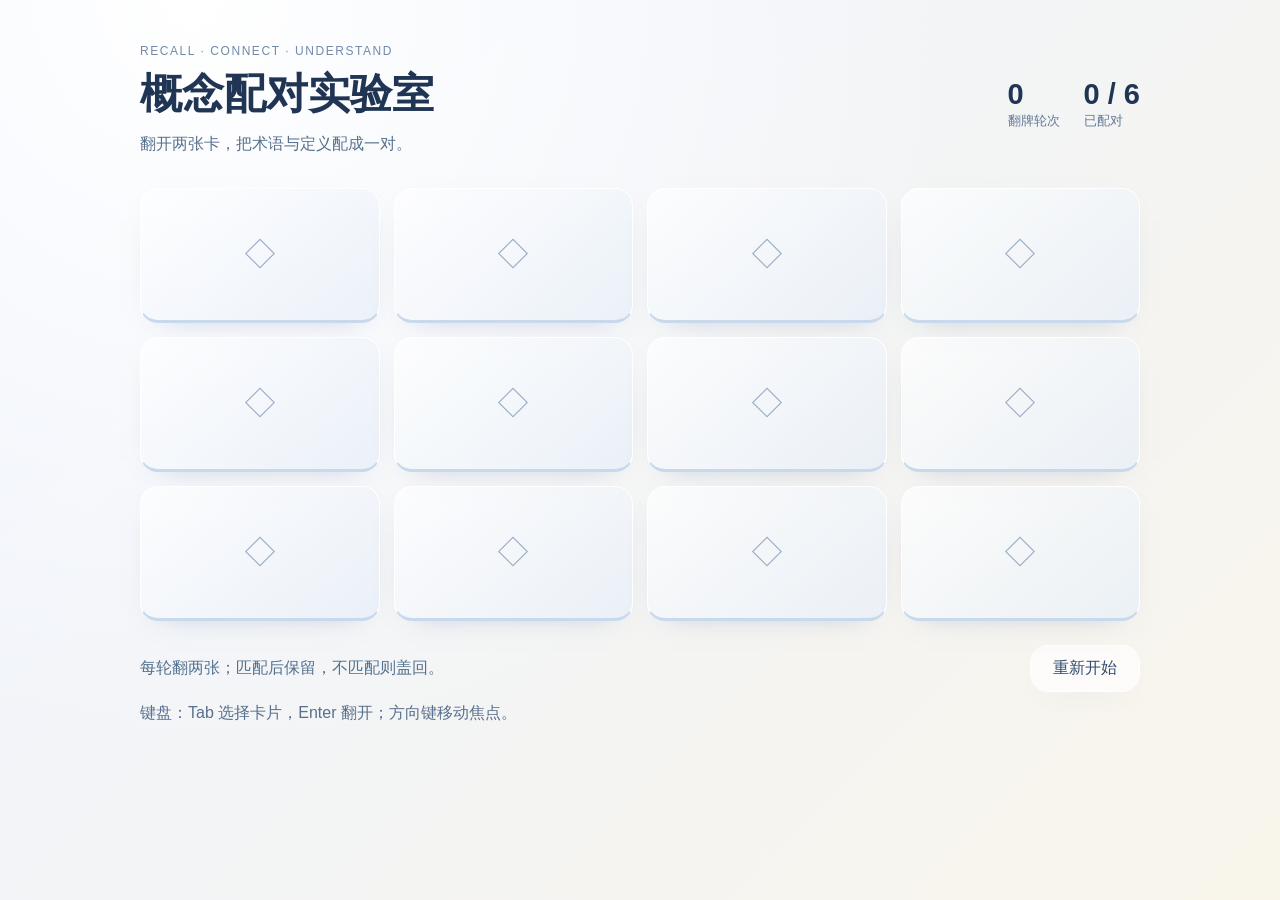
<file: examples/memory.html>
<!doctype html><html lang="zh-CN"><meta charset="utf-8"><meta name="viewport" content="width=device-width,initial-scale=1,viewport-fit=cover"><title>概念配对实验室</title><style>
:root{font-family:'Segoe UI','Microsoft YaHei',sans-serif;color:#203553;background:#f2f5fa}*{box-sizing:border-box}body{margin:0;padding:clamp(18px,4vw,44px);min-height:100vh;background:radial-gradient(circle at 15% 0,#fff,transparent 55%),linear-gradient(135deg,#edf3ff,#f9f5eb)}main{max-width:1000px;margin:auto}header{display:flex;justify-content:space-between;align-items:center;gap:20px}.eyebrow{font-size:12px;letter-spacing:.13em;color:#7489a8}h1{font-size:clamp(28px,4vw,42px);margin:8px 0}p{color:#58708d;line-height:1.7;margin:7px 0}.counts{display:flex;gap:24px;white-space:nowrap}.counts b{font-size:29px;font-weight:600;display:block}.counts span{font-size:13px;color:#627a96}#grid{display:grid;grid-template-columns:repeat(4,1fr);gap:14px;margin:24px 0}button{font:inherit;cursor:pointer;border:1px solid #fff;color:#314d71;background:#ffffffb0;border-radius:18px;padding:12px 22px;box-shadow:0 10px 28px -22px #405d8f80}button:focus-visible{outline:3px solid #bd913b;outline-offset:3px}.tile{height:135px;font-size:22px;position:relative;transition:transform .2s,background .2s,opacity .2s;border-bottom:3px solid #c9d9ed;background:linear-gradient(140deg,#ffffffb0,#e6eef8b0)}.tile:hover{transform:translateY(-3px)}.tile:disabled{cursor:default}.tile .back{color:#9aacc5;font-weight:300;font-size:32px}.tile.open{background:#fffef9;border-bottom-color:#d6ba78}.tile.open .term{font-weight:600}.tile .definition{font-size:17px;line-height:1.6;display:block}.tile.matched{background:#e5efeb;border-bottom-color:#9abaae;opacity:.68}.tile.matched:after{content:'✓';position:absolute;right:10px;top:6px;color:#527769;font-size:16px}footer{display:flex;align-items:center;gap:16px;justify-content:space-between;flex-wrap:wrap}#message{color:#52718e}dialog{border:1px solid #fff;border-radius:25px;padding:32px;max-width:420px;color:#294566;background:#f7faff}dialog::backdrop{background:#e1e9f2bb;backdrop-filter:blur(8px)}dialog h2{margin-top:0}@media(max-width:600px){header{align-items:flex-start}.counts{gap:13px}.counts b{font-size:24px}#grid{grid-template-columns:repeat(3,1fr);gap:9px;margin:20px 0}.tile{height:116px;padding:10px 6px;font-size:19px}.tile .definition{font-size:14px}.tile .back{font-size:28px}p{font-size:14px}body{padding:18px}}@media(prefers-reduced-motion:reduce){*{transition:none!important}.tile:hover{transform:none}}
</style><main><header><div><div class="eyebrow">RECALL · CONNECT · UNDERSTAND</div><h1>概念配对实验室</h1><p>翻开两张卡，把术语与定义配成一对。</p></div><div class="counts"><div><b id="moves">0</b><span>翻牌轮次</span></div><div><b id="pairs">0 / 6</b><span>已配对</span></div></div></header><div id="grid" aria-label="12张配对卡片"></div><footer><span id="message" role="status" aria-live="polite">每轮翻两张；匹配后保留，不匹配则盖回。</span><button id="reset">重新开始</button></footer><p>键盘：Tab 选择卡片，Enter 翻开；方向键移动焦点。</p></main><dialog id="paused"><h2>已暂停</h2><p>回到游戏后继续，已翻开的卡片和进度都会保留。</p><button id="resume">继续游戏</button></dialog><script>
(()=>{'use strict';const pairs=[['Bug','程序表现不符合预期'],['Buff','短时间增强角色能力的效果'],['NPC','不由玩家直接控制的角色'],['原型','用于验证核心玩法的可运行版本'],['反馈','操作后系统返回的可感知结果'],['迭代','依据测试结果逐步修改产品']];const $=x=>document.getElementById(x);let cards=[],opened=[],matched=0,moves=0,remaining=0,paused=false,last=performance.now(),started=false;function shuffle(a){for(let i=a.length-1;i>0;i--){const j=Math.floor(Math.random()*(i+1));[a[i],a[j]]=[a[j],a[i]]}return a}function start(){cards=shuffle(pairs.flatMap((p,id)=>p.map((text,side)=>({id,text,side,matched:false}))));opened=[];matched=0;moves=0;remaining=0;paused=false;started=false;if($('paused').open)$('paused').close();$('moves').textContent='0';$('pairs').textContent='0 / 6';$('message').textContent='每轮翻两张；匹配后保留，不匹配则盖回。';$('grid').innerHTML='';cards.forEach((c,i)=>{const b=document.createElement('button');b.className='tile';b.dataset.pair=c.id;b.dataset.side=c.side;b.dataset.index=i;b.setAttribute('aria-label',`翻开第${i+1}张卡片`);b.innerHTML='<span class="back">◇</span>';b.onclick=()=>flip(i);b.onkeydown=e=>{const cols=innerWidth<=600?3:4;let n=i;if(e.key==='ArrowRight')n=i+1;else if(e.key==='ArrowLeft')n=i-1;else if(e.key==='ArrowDown')n=i+cols;else if(e.key==='ArrowUp')n=i-cols;else return;e.preventDefault();const targets=[...$('grid').children];if(n>=0&&n<12)targets[n].focus()};$('grid').append(b)})}function paint(i){const c=cards[i],b=$('grid').children[i];b.classList.toggle('open',opened.includes(i)||c.matched);b.classList.toggle('matched',c.matched);b.disabled=c.matched;b.innerHTML=opened.includes(i)||c.matched?`<span class="${c.side?'definition':'term'}">${c.text}</span>`:'<span class="back">◇</span>';b.setAttribute('aria-label',c.matched?`已配对：${c.text}`:opened.includes(i)?c.text:`翻开第${i+1}张卡片`)}function flip(i){if(paused||remaining>0||cards[i].matched||opened.includes(i))return;started=true;opened.push(i);paint(i);if(opened.length===2){moves++;$('moves').textContent=moves;remaining=cards[opened[0]].id===cards[opened[1]].id?.55:.8;$('message').textContent=cards[opened[0]].id===cards[opened[1]].id?'匹配正确':'回忆它们的位置，再试一次'}}function resolve(){if(opened.length!==2)return;const a=opened[0],b=opened[1];if(cards[a].id===cards[b].id){cards[a].matched=cards[b].matched=true;matched++;$('pairs').textContent=`${matched} / 6`;}opened=[];paint(a);paint(b);$('message').textContent=matched===6?`全部完成！你用 ${moves} 轮找到了6组概念。`:'继续寻找下一对术语与定义。'}function pause(){if(!started||matched===6||paused)return;paused=true;$('paused').showModal()}function resume(){paused=false;$('paused').close();last=performance.now()}function loop(t){const dt=Math.min((t-last)/1000,.05);last=t;if(!paused&&remaining>0){remaining-=dt;if(remaining<=0){remaining=0;resolve()}}requestAnimationFrame(loop)}$('reset').onclick=start;$('resume').onclick=resume;$('paused').addEventListener('cancel',e=>{e.preventDefault();resume()});window.addEventListener('blur',pause);document.addEventListener('visibilitychange',()=>{if(document.hidden)pause()});start();requestAnimationFrame(loop);window.gameState=()=>({matched,moves,remaining,paused,opened:[...opened]});})();
</script></html>
</file>
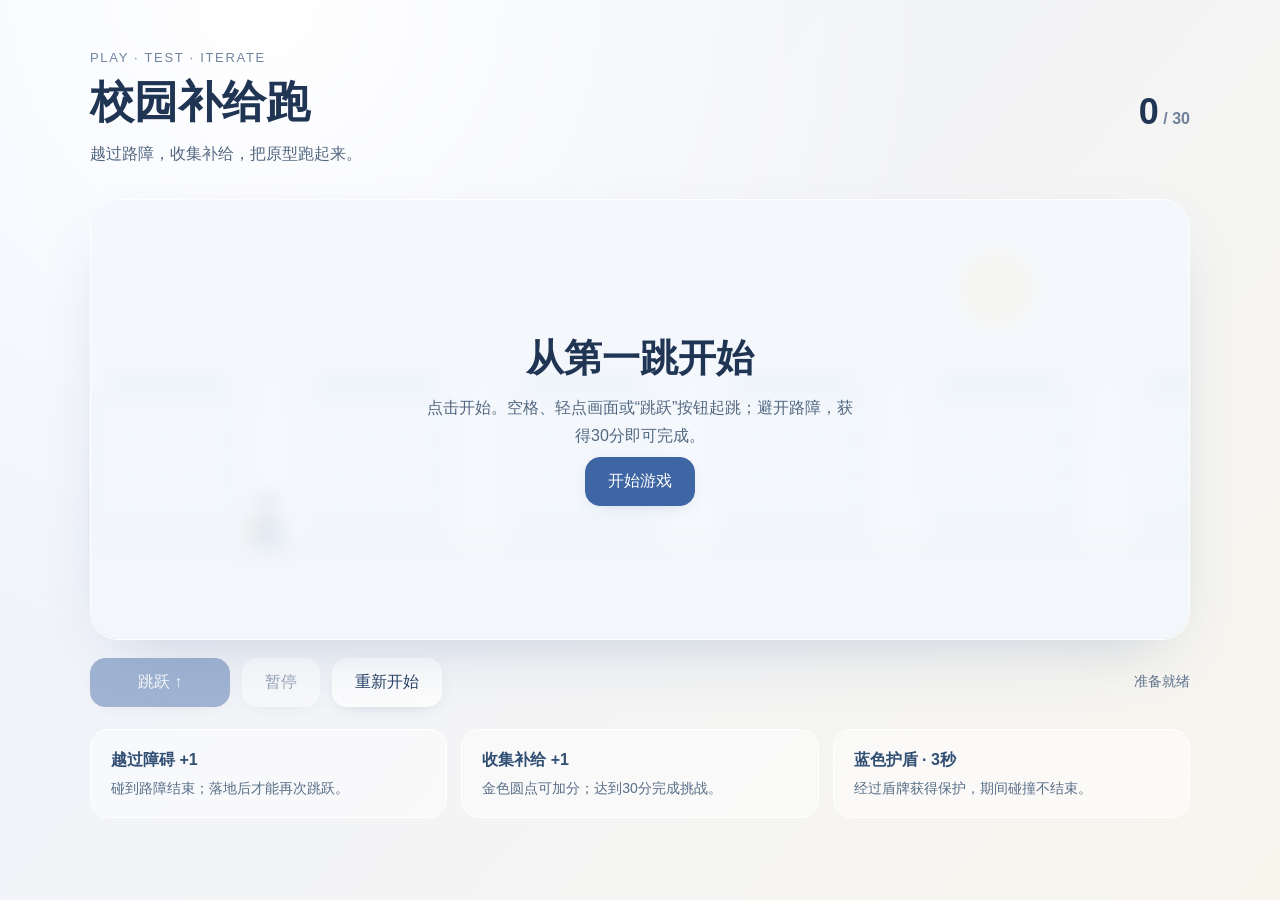
<file: examples/runner.html>
<!doctype html><html lang="zh-CN"><meta charset="utf-8"><meta name="viewport" content="width=device-width,initial-scale=1,viewport-fit=cover"><title>校园补给跑</title><style>
:root{font-family:'Segoe UI','Microsoft YaHei',sans-serif;color:#203553;background:#f0f4fa}*{box-sizing:border-box}body{margin:0;background:radial-gradient(circle at 20% 0,#fff,transparent 50%),linear-gradient(130deg,#eef3ff,#f8f5ed);min-height:100vh;padding:clamp(18px,4vw,50px)}main{max-width:1100px;margin:auto}header{display:flex;align-items:center;justify-content:space-between;gap:20px}h1{font-size:clamp(28px,4vw,44px);margin:8px 0}p{color:#526780;line-height:1.8;margin:6px 0}.eyebrow{font-size:13px;letter-spacing:.13em;color:#7184a0}.score{font-size:36px;font-weight:600;white-space:nowrap}.score small{font-size:16px;color:#70819a}section{position:relative;margin:24px 0 18px;background:#ffffff90;border:1px solid #fff;border-radius:28px;overflow:hidden;box-shadow:0 25px 65px -30px #4c6a9b55,inset 0 1px #fff}canvas{display:block;width:100%;aspect-ratio:5/2;touch-action:manipulation}.overlay{position:absolute;inset:0;background:#f5f8fddf;backdrop-filter:blur(10px);display:flex;align-items:center;justify-content:center;text-align:center;padding:20px}.overlay[hidden]{display:none}.overlay h2{font-size:clamp(23px,3.5vw,38px);margin:0 0 10px}.overlay p{max-width:440px}.controls{display:flex;align-items:center;gap:12px;flex-wrap:wrap}button{font:inherit;border:1px solid #fff;background:#ffffffbd;color:#294267;border-radius:15px;padding:13px 22px;cursor:pointer;box-shadow:0 5px 20px -12px #325d8f70}button.primary{background:#3e65a4;color:white;border-color:#3e65a4}button:disabled{opacity:.45;cursor:default}button:focus-visible{outline:3px solid #c89934;outline-offset:3px}.rules{display:grid;grid-template-columns:repeat(3,1fr);gap:14px;margin-top:22px}.rules div{padding:16px 20px;border:1px solid #fff;border-radius:18px;background:#ffffff75;font-size:14px;line-height:1.7;color:#576e88}.rules b{display:block;color:#314e73;font-size:16px;margin-bottom:4px}#status{margin-left:auto;color:#60758e;font-size:14px}#jump{min-width:140px}@media(max-width:600px){body{padding:18px}header{align-items:flex-start}.score{font-size:28px}section{margin-top:18px;border-radius:20px}canvas{aspect-ratio:5/3}.rules{grid-template-columns:1fr;gap:8px}.rules div{padding:10px 15px}.rules b{display:inline;margin-right:8px}#status{width:100%;margin:0}.controls{gap:8px}button{padding:11px 16px}.overlay p{font-size:13px}.overlay h2{margin-bottom:3px}}@media(prefers-reduced-transparency:reduce){section,.rules div,.overlay{background:#f7faff;backdrop-filter:none}}</style>
<main><header><div><div class="eyebrow">PLAY · TEST · ITERATE</div><h1>校园补给跑</h1><p>越过路障，收集补给，把原型跑起来。</p></div><div class="score"><span id="score">0</span><small> / 30</small></div></header><section><canvas id="world" width="1000" height="400" aria-label="校园跑酷游戏，使用下方跳跃按钮或空格操作"></canvas><div class="overlay" id="overlay"><div><h2 id="headline">从第一跳开始</h2><p id="message">点击开始。空格、轻点画面或“跳跃”按钮起跳；避开路障，获得30分即可完成。</p><button class="primary" id="start">开始游戏</button></div></div></section><div class="controls"><button class="primary" id="jump" disabled>跳跃 ↑</button><button id="pause" disabled>暂停</button><button id="restart">重新开始</button><span id="status" role="status" aria-live="polite">准备就绪</span></div><div class="rules"><div><b>越过障碍 +1</b>碰到路障结束；落地后才能再次跳跃。</div><div><b>收集补给 +1</b>金色圆点可加分；达到30分完成挑战。</div><div><b>蓝色护盾 · 3秒</b>经过盾牌获得保护，期间碰撞不结束。</div></div></main>
<script>
(()=>{'use strict';const c=document.getElementById('world'),ctx=c.getContext('2d'),$=id=>document.getElementById(id);const W=1000,H=400,G=314;let mode='ready',score=0,elapsed=0,last=0,next=1.5,nextShield=6,shield=0,player={x:145,y:G-42,vy:0,w:30,h:42},items=[];let runId=0;
function rect(x,y,w,h,r,color){ctx.fillStyle=color;ctx.beginPath();ctx.roundRect(x,y,w,h,r);ctx.fill()}
function scoreAdd(n){score=Math.min(30,score+n);$('score').textContent=score;if(score>=30)finish(true)}
function setMode(v){mode=v;$('jump').disabled=v!=='playing';$('pause').disabled=v!=='playing'&&v!=='paused';$('pause').textContent=v==='paused'?'继续':'暂停'}
function show(title,msg,label){$('headline').textContent=title;$('message').textContent=msg;$('start').textContent=label;$('overlay').hidden=false}
function reset(){runId++;score=0;elapsed=0;next=1.5;nextShield=6;shield=0;items=[];player.y=G-player.h;player.vy=0;$('score').textContent='0';setMode('playing');$('overlay').hidden=true;$('status').textContent='向前，注意路障';last=performance.now()}
function finish(win){setMode(win?'won':'lost');show(win?'30分，挑战完成':'这次跑到这里',win?'你的游戏已具备开始、操作、计分与结束的完整流程。':'再试一次：在路障靠近时起跳，注意落地节奏。','再玩一次');$('status').textContent=win?'已完成挑战':`本次 ${score} 分`}
function pause(){if(mode!=='playing')return;setMode('paused');show('已暂停','准备好后继续，进度会保留。','继续游戏');$('status').textContent='已暂停'}
function resume(){if(mode!=='paused')return;setMode('playing');$('overlay').hidden=true;last=performance.now();$('status').textContent='继续前进'}
function jump(){if(mode==='playing'&&player.y>=G-player.h-.5){player.vy=-660}}
function collide(a){return player.x+player.w-4>a.x&&player.x+4<a.x+a.w&&player.y+player.h-3>a.y&&player.y+3<a.y+a.h}
function tick(dt){elapsed+=dt;shield=Math.max(0,shield-dt);player.vy+=1900*dt;player.y+=player.vy*dt;if(player.y>G-player.h){player.y=G-player.h;player.vy=0}if(elapsed>=next){items.push({type:'obstacle',x:W+30,y:G-36,w:29,h:36,done:false});items.push({type:'coin',x:W+190,y:G-58,w:20,h:20,done:false});next=elapsed+1.75}if(elapsed>=nextShield){items.push({type:'shield',x:W+30,y:G-39,w:27,h:33,done:false});nextShield=elapsed+9}for(const a of items){a.x-=300*dt;if(!a.done&&collide(a)){a.done=true;if(a.type==='obstacle'){if(shield<=0){finish(false);break}else scoreAdd(1)}else if(a.type==='coin'){scoreAdd(1)}else{shield=3;$('status').textContent='护盾已开启 · 3秒'} }if(!a.done&&a.type==='obstacle'&&a.x+a.w<player.x){a.done=true;scoreAdd(1)}if(mode!=='playing')break}items=items.filter(a=>a.x>-60);if(shield>0)$('status').textContent=`护盾保护 · ${Math.ceil(shield)}秒`;else if(mode==='playing')$('status').textContent='空格 / 轻点画面跳跃'}
function draw(){ctx.clearRect(0,0,W,H);let sky=ctx.createLinearGradient(0,0,0,H);sky.addColorStop(0,'#eaf2ff');sky.addColorStop(1,'#faf8f0');ctx.fillStyle=sky;ctx.fillRect(0,0,W,H);ctx.fillStyle='#f3dfae';ctx.beginPath();ctx.arc(825,80,39,0,Math.PI*2);ctx.fill();const shift=elapsed*16;for(let i=-1;i<7;i++){let x=i*190-shift%190;rect(x,173,140,140,6,'#dce7f3');rect(x+14,155,112,18,4,'#c4d5e8');for(let j=0;j<4;j++)for(let k=0;k<3;k++)rect(x+17+j*28,191+k*34,13,18,3,'#f7fbff')}ctx.fillStyle='#cadacb';ctx.fillRect(0,G,W,6);ctx.fillStyle='#e4eaf0';ctx.fillRect(0,G+6,W,H-G);ctx.strokeStyle='#fff';ctx.lineWidth=3;ctx.setLineDash([35,22]);ctx.beginPath();ctx.moveTo(-elapsed*300%57,G+48);ctx.lineTo(W,G+48);ctx.stroke();ctx.setLineDash([]);for(const a of items){if(a.done)continue;if(a.type==='obstacle'){rect(a.x,a.y,a.w,a.h,5,'#c88a64');rect(a.x+3,a.y+7,a.w-6,6,2,'#f8e1c0');rect(a.x+3,a.y+23,a.w-6,6,2,'#f8e1c0')}else if(a.type==='coin'){ctx.fillStyle='#dab557';ctx.beginPath();ctx.arc(a.x+10,a.y+10,10,0,7);ctx.fill();ctx.strokeStyle='#fff1bd';ctx.lineWidth=2;ctx.beginPath();ctx.arc(a.x+10,a.y+10,6,0,7);ctx.stroke()}else{ctx.fillStyle='#6199c5';ctx.beginPath();ctx.moveTo(a.x,a.y);ctx.lineTo(a.x+a.w,a.y);ctx.lineTo(a.x+a.w-3,a.y+22);ctx.lineTo(a.x+a.w/2,a.y+a.h);ctx.lineTo(a.x+3,a.y+22);ctx.closePath();ctx.fill();ctx.fillStyle='white';ctx.font='20px sans-serif';ctx.fillText('+',a.x+7,a.y+23)}}ctx.save();ctx.translate(player.x,player.y);ctx.fillStyle='#9aa9bc33';ctx.beginPath();ctx.ellipse(16,G-player.y+5,25,5,0,0,7);ctx.fill();if(shield>0){ctx.strokeStyle='#d4ae53';ctx.lineWidth=3;ctx.fillStyle='#f4ddb344';ctx.beginPath();ctx.ellipse(15,18,30,38,0,0,7);ctx.fill();ctx.stroke()}rect(3,14,25,25,7,'#4772ac');rect(8,0,17,19,8,'#e1ba96');rect(6,-3,20,8,5,'#29496b');rect(2,36,11,8,3,'#29496b');rect(19,36,11,8,3,'#29496b');rect(-4,17,10,20,4,'#c6a050');ctx.restore()}
function loop(t){let dt=Math.min((t-last)/1000,.035);last=t;if(mode==='playing')tick(dt);draw();requestAnimationFrame(loop)}$('start').onclick=()=>mode==='paused'?resume():reset();$('restart').onclick=reset;$('pause').onclick=()=>mode==='paused'?resume():pause();$('jump').onclick=jump;c.addEventListener('pointerdown',jump);document.addEventListener('keydown',e=>{if(e.code==='Space'||e.key==='ArrowUp'){e.preventDefault();if(mode==='ready')reset();else jump()}else if(e.key.toLowerCase()==='p'){e.preventDefault();mode==='paused'?resume():pause()}else if(e.key.toLowerCase()==='r'){reset()}});window.addEventListener('blur',pause);document.addEventListener('visibilitychange',()=>{if(document.hidden)pause()});last=performance.now();requestAnimationFrame(loop);window.gameState=()=>({mode,score,elapsed,shield,player:{...player},items:items.map(a=>({...a})),runId});})();
</script></html>
</file>
<file: styles.css>
:root{--ink:#152743;--muted:#52617a;--blue:#315ec3;--gold:#b38a43;--line:rgba(124,148,187,.19);--glass:rgba(255,255,255,.60);--mx:65%;--my:30%;font-family:"Segoe UI","PingFang SC","Microsoft YaHei",sans-serif;color:var(--ink);background:#f3f5fa;font-synthesis:none}
*{box-sizing:border-box}html,body{margin:0;width:100%;height:100%;overflow:hidden}button,select{font:inherit}button{cursor:pointer}button:focus-visible,select:focus-visible{outline:3px solid #4877d5;outline-offset:5px}button{color:inherit}button:disabled{pointer-events:none}body{background:radial-gradient(ellipse at 12% 17%,#fff 0,transparent 55%),linear-gradient(135deg,#f5f6fa,#eef3f8 55%,#f6f0e9)}.ambient{position:fixed;inset:0;pointer-events:none;overflow:hidden}.orb{position:absolute;border-radius:50%;filter:blur(65px);opacity:.52}.orb-a{width:50vw;height:50vw;left:-18vw;top:-29vw;background:#e5dcf7}.orb-b{width:34vw;height:34vw;right:-12vw;top:20%;background:#d0e5f5}.orb-c{width:36vw;height:36vw;left:22%;bottom:-31vw;background:#e9d5ae}.light{position:absolute;inset:0;background:radial-gradient(circle at var(--mx) var(--my),rgba(255,255,255,.85),transparent 42%);opacity:.65}#dust{position:absolute;inset:0}.speck{position:absolute;width:2px;height:2px;border-radius:50%;background:#b89957;opacity:.18;box-shadow:0 0 7px #d8b366;animation:float 13s ease-in-out infinite alternate}@keyframes float{to{transform:translate3d(10px,-22px,0);opacity:.4}}
#deck{position:relative;width:100%;height:100%;isolation:isolate}.slide{position:absolute;inset:0;padding:clamp(30px,4.7vh,60px) clamp(34px,5.5vw,120px) clamp(54px,7vh,85px);display:flex;flex-direction:column;gap:clamp(18px,2.8vh,38px);overflow-y:auto;overflow-x:hidden;overscroll-behavior:contain;scrollbar-width:thin;scrollbar-color:#b8c7dd transparent}.slide[hidden]{display:none}.slide.entering{animation:arrive .42s cubic-bezier(.2,.8,.2,1)}@keyframes arrive{from{opacity:0;transform:translateY(12px)}to{opacity:1;transform:none}}.slide>*{position:relative}.slide-head{flex:none;max-width:1500px}.slide-head h1{margin:0;font-size:clamp(29px,3.05vw,59px);font-weight:650;line-height:1.35;letter-spacing:-.055em;text-wrap:balance}.slide-head h1:before{content:"";display:block;width:32px;height:3px;margin-bottom:18px;border-radius:8px;background:linear-gradient(90deg,#4473be,#d3b874)}.slide-head .subtitle{margin-top:14px}.subtitle,.eyebrow{font-size:clamp(15px,1.35vw,25px);line-height:1.7;color:var(--muted);margin:0}.eyebrow{letter-spacing:.08em;color:var(--blue)}.body{display:flex;flex-direction:column;gap:clamp(16px,2.5vh,30px);flex:1;min-height:0;justify-content:center}.grid{display:grid;gap:clamp(16px,2vw,34px);align-items:stretch}.cols-2{grid-template-columns:repeat(2,minmax(0,1fr))}.cols-3{grid-template-columns:repeat(3,minmax(0,1fr))}.cols-4{grid-template-columns:repeat(4,minmax(0,1fr))}.card{min-width:0;position:relative;background:linear-gradient(145deg,rgba(255,255,255,.8),rgba(255,255,255,.35));border:1px solid rgba(255,255,255,.91);border-radius:clamp(20px,2vw,32px);padding:clamp(22px,2.4vw,42px);box-shadow:var(--shadow-x,0px) var(--shadow-y,12px) 42px -20px rgba(52,77,122,.23),inset 0 0 0 1px rgba(123,149,187,.06);backdrop-filter:blur(24px);-webkit-backdrop-filter:blur(24px);overflow:hidden}.card:after{content:"";position:absolute;inset:0;pointer-events:none;border-radius:inherit;background:radial-gradient(circle at var(--mx) var(--my),rgba(255,255,255,.46),transparent 58%)}.card>*{position:relative;z-index:1}.card h2,.row h2{font-size:clamp(22px,1.95vw,36px);line-height:1.5;margin:0 0 15px;font-weight:650;letter-spacing:-.035em}.card p,.row p,.prose{font-size:clamp(18px,1.62vw,30px);line-height:1.8;margin:0;color:#354760;overflow-wrap:anywhere;white-space:pre-line}.card .number{display:block;font-size:clamp(34px,4vw,74px);line-height:1.1;color:#748fc2;font-weight:300;letter-spacing:-.055em;margin:0 0 clamp(20px,3vh,40px)}.callout{font-size:clamp(16px,1.38vw,26px);line-height:1.75;padding:18px 25px;border:1px solid #fff;border-radius:19px;background:rgba(255,255,255,.48);box-shadow:0 8px 25px -25px #25416e;color:#41556f;white-space:pre-line}.callout strong{font-weight:500}.rows{display:flex;flex-direction:column;gap:12px}.row{display:grid;grid-template-columns:minmax(150px,.25fr) 1fr;gap:28px;align-items:center;padding:clamp(16px,2vh,28px) clamp(22px,2.4vw,42px);border:1px solid rgba(255,255,255,.85);border-radius:23px;background:rgba(255,255,255,.48);box-shadow:0 8px 30px -27px #315174}.row h2{margin:0;color:#365987}.row p{line-height:1.65}.project .slide-head h1{font-size:clamp(38px,4.1vw,75px);color:#2b538d}.project .slide-head .subtitle{font-weight:500;color:#304563}.project .motto{font-size:clamp(16px,1.3vw,24px);color:#69809a;margin:12px 0 0;line-height:1.7}.project .row p{font-size:clamp(18px,1.55vw,29px)}.project .rows{gap:18px}.project .body{justify-content:center}.project .row{grid-template-columns:180px 1fr}.project .row h2{font-size:clamp(20px,1.7vw,31px)}
.cover{justify-content:center;gap:0;padding-left:10vw}.cover-logo{position:absolute;top:5vh;left:10vw;width:clamp(170px,19vw,360px);max-height:95px;object-fit:contain;object-position:left}.cover .institution{font-size:clamp(15px,1.3vw,24px);color:#536b8a;margin:0 0 5vh;letter-spacing:.04em}.cover .cover-kicker{font-size:clamp(19px,1.8vw,33px);font-weight:450;color:#6b7e9c;margin:0 0 2vh}.cover h1{font-size:clamp(46px,5.5vw,105px);font-weight:650;line-height:1.26;letter-spacing:-.07em;margin:0;max-width:95%;text-wrap:balance}.cover h1 em{font-style:normal;color:#3963a1}.cover .workshop{font-size:clamp(28px,3.3vw,61px);color:#536887;margin:2vh 0 7vh;font-weight:300;letter-spacing:.015em}.cover .presenter{font-size:clamp(18px,1.6vw,29px);margin:0 0 2vh;color:#3a506d}.cover .cover-bottom{display:flex;gap:30px;font-size:clamp(15px,1.25vw,23px);color:#667992}.cover:after{content:"";position:absolute;width:37vw;height:37vw;right:-11vw;top:11vh;border:1px solid rgba(255,255,255,.8);border-radius:50%;box-shadow:inset 0 0 90px rgba(255,255,255,.45),-20px 25px 80px rgba(120,151,200,.10);pointer-events:none;z-index:-1}.statement .body{align-items:flex-start;gap:4vh}.statement .big{font-size:clamp(30px,4.3vw,80px);line-height:1.5;font-weight:500;letter-spacing:-.045em;margin:0;white-space:pre-line;max-width:1400px}.statement .lead{font-size:clamp(23px,2.45vw,46px);color:#627797;margin:0;line-height:1.6;white-space:pre-line}.statement .signature{font-size:clamp(18px,1.7vw,31px);line-height:1.8;color:#486080;margin:0;white-space:pre-line}.connection{display:grid;grid-template-columns:1fr .7fr 1fr;align-items:center;gap:24px}.connection .bridge{text-align:center;color:#5c77a0;font-size:clamp(17px,1.6vw,30px);line-height:1.7}.bridge:after{content:"⟶";display:block;font-size:70px;line-height:1.2;font-weight:200;color:#8baccb}.app-card{padding:0 0 24px}.app-card img{width:100%;height:clamp(180px,32vh,400px);object-fit:contain;background:rgba(255,255,255,.55);display:block;padding:12px}.app-card h2,.app-card p{margin:18px 28px 0}.app-card p{font-size:clamp(16px,1.4vw,26px);margin-top:9px}.prompts .card p{font-size:clamp(17px,1.5vw,29px);line-height:1.65}.prompts .card{border-top:3px solid #b9ccec}.pairing{display:grid;grid-template-columns:.65fr 2fr .65fr;align-items:center;gap:3vw}.persona{font-size:clamp(60px,8vw,140px);font-weight:250;text-align:center;color:#5277ae}.exchange{display:grid;gap:23px}.exchange .card{padding:22px;text-align:center}.exchange p{font-size:clamp(20px,1.8vw,33px)}.exchange .card:nth-child(2){background:linear-gradient(130deg,#e0eafb88,#fff9)}.round{display:grid;grid-template-columns:.62fr 1.4fr;gap:5vw;align-items:center}.round .round-label{font-size:clamp(38px,5vw,90px);font-weight:350;line-height:1.55;white-space:pre-line;color:#5478a8;letter-spacing:-.05em}.round .prose{font-size:clamp(22px,2vw,37px);line-height:1.8}.round .callout{margin-top:26px}.visual-review{display:grid;grid-template-columns:1.05fr 1fr;gap:3vw;align-items:center}.visual-review>img{width:100%;max-height:63vh;object-fit:contain;border-radius:25px;box-shadow:0 20px 60px -35px #264770}.visual-review .card{padding:18px 26px}.visual-review .card h2{font-size:clamp(20px,1.65vw,31px);margin:0 0 6px}.visual-review .card p{font-size:clamp(16px,1.35vw,25px);line-height:1.6}.visual-review .card p+p{margin-top:6px;color:#517096}.visual-review .stack{display:grid;gap:15px}.game-slide .body{align-items:center}.game-slide .slide-head h1{font-size:clamp(29px,3vw,57px)}.game-preview{display:block;position:relative;border:0;background:transparent;padding:0;border-radius:26px;overflow:hidden;max-width:1100px;width:82%;box-shadow:0 25px 65px -30px #354776}.game-preview img{display:block;width:100%;max-height:53vh;object-fit:contain}.game-preview .play-badge{position:absolute;right:22px;bottom:22px;width:62px;height:62px;border-radius:50%;background:#ffffffe3;color:#35659b;display:grid;place-items:center;font-size:24px;box-shadow:0 7px 28px #1022403b}.game-slide .source{font-size:clamp(15px,1.25vw,23px);color:#5e718b;margin:12px 0 0;line-height:1.7}.game-slide .eyebrow{margin-bottom:10px}.game-link{background:rgba(255,255,255,.7);border:1px solid white;border-radius:99px;padding:13px 24px;font-size:clamp(15px,1.25vw,23px);color:#45638f}.video-slide{padding:0;background:#070a12;overflow:hidden;justify-content:center}.video-slide video{display:block;width:100%;height:100%;object-fit:contain;outline:none}.video-toggle{position:absolute;top:50%;left:50%;transform:translate(-50%,-50%);width:90px;height:90px;border-radius:50%;background:#ffffffcb;border:1px solid #fff;display:grid;place-items:center;color:#365c93;box-shadow:0 12px 50px #0004;backdrop-filter:blur(20px)}.video-toggle svg{width:30px;height:30px;margin-left:5px}.video-slide.playing .video-toggle{opacity:0;pointer-events:none}.video-slide .video-toggle{transition:opacity .2s}.video-slide:has(video:focus-visible){outline:3px solid #7bafff;outline-offset:-4px}.edge{position:fixed;top:0;bottom:0;width:3.4vw;min-width:24px;background:transparent;border:0;z-index:10;padding:0;display:grid;place-items:center;touch-action:manipulation}.previous{left:0}.next{right:0}.edge span{width:34px;height:54px;border-radius:25px;font-size:38px;line-height:45px;font-weight:250;color:#5d7699;background:#ffffff88;backdrop-filter:blur(12px);opacity:0;transition:opacity .2s}.edge:hover span,.edge:focus-visible span{opacity:1}.edge:disabled span{opacity:0}.page{position:fixed;z-index:11;bottom:max(17px,env(safe-area-inset-bottom));right:clamp(25px,4vw,80px);border:1px solid #ffffffc9;border-radius:99px;padding:9px 17px;display:flex;gap:8px;align-items:baseline;background:#ffffff84;backdrop-filter:blur(22px);box-shadow:0 5px 20px -10px #25426e;color:#5c6c83;font-size:15px;font-variant-numeric:tabular-nums}.page b{font-size:19px;color:#2f4a72;font-weight:550}body.is-video .page{background:#16223966;border-color:#ffffff22;color:#a2b4ce;opacity:.45}body.is-video .page b{color:#dce8ff}body.is-video .page:hover{opacity:1}#progress{position:fixed;left:0;bottom:0;height:2px;width:calc(100% / 34);background:linear-gradient(90deg,#87a6d4,#cbb482);z-index:12;transition:width .35s}#game{padding:0;margin:0;max-width:none;max-height:none;width:100vw;height:100dvh;border:0;background:#07132e;overflow:hidden}#game[open]{display:flex;flex-direction:column}#game::backdrop{background:#07132e}.game-bar{height:62px;flex:none;display:flex;gap:15px;align-items:center;justify-content:space-between;padding:10px max(20px,env(safe-area-inset-right)) 10px max(20px,env(safe-area-inset-left));background:#f0f4fc}.game-bar select,.game-bar button{border:1px solid #d5dfed;border-radius:50px;color:#36547d;background:#fff;padding:9px 18px;min-height:42px;font-size:15px}.game-bar button span{font-size:22px;line-height:1;margin-left:16px}#game-frame{width:100%;height:100%;min-height:0;flex:1;border:0;background:#07132e}.compact .row p{font-size:clamp(18px,1.56vw,29px)}.compact .callout{font-size:clamp(16px,1.34vw,25px)}.quote{font-size:clamp(18px,1.65vw,31px);line-height:1.7;color:#355779;margin:0}.quote-label{font-size:clamp(16px,1.35vw,25px);margin:0 0 8px;color:#7183a0}.topics .card h2{color:#3d6394}.topics .card p+p{margin-top:7px;font-size:clamp(16px,1.4vw,26px);color:#6d7c93}.topics .card{padding:26px 32px}
@media(min-width:1700px){.slide{gap:35px}.rows{gap:18px}.row{padding-top:25px;padding-bottom:25px}.cover{padding-left:11vw}.card p{line-height:1.85}}
@media(max-width:1000px) and (min-width:701px){.slide{padding-left:5vw;padding-right:5vw}.slide-head h1{font-size:31px}.card{padding:22px}.card h2{font-size:22px}.card p{font-size:18px}.project .row{grid-template-columns:140px 1fr}.project .row p{font-size:17px}.row{gap:18px}.row p{font-size:18px}.cols-4{gap:12px}.cols-4 .card{padding:19px}.visual-review{gap:20px}.visual-review .card{padding:13px 18px}.visual-review .card p{font-size:16px}}
@media(max-height:650px) and (min-width:701px){.slide{padding-top:23px;padding-bottom:50px;gap:15px}.slide-head h1{font-size:28px}.slide-head h1:before{margin-bottom:10px}.body{gap:14px;min-height:initial;flex-shrink:0}.card{padding:20px}.card h2{margin-bottom:9px;font-size:21px}.card p{font-size:17px;line-height:1.65}.card .number{font-size:42px;margin-bottom:15px}.row{padding:13px 23px;gap:18px}.row h2{font-size:19px}.row p,.project .row p,.compact .row p{font-size:17px;line-height:1.55}.rows,.project .rows{gap:10px}.callout{font-size:15px;padding:11px 19px}.project .slide-head h1{font-size:35px}.project .slide-head .subtitle{font-size:16px;margin-top:8px}.project .motto{font-size:15px;margin-top:6px}.visual-review .card{padding:12px 20px}.visual-review .card p{font-size:15px}.visual-review .stack{gap:10px}.visual-review>img{max-height:65vh}.cover h1{font-size:56px}.cover .cover-kicker{font-size:23px}.cover .institution{margin-bottom:4vh}.cover-logo{width:180px}.cover .workshop{font-size:33px;margin-bottom:5vh}.prompts .card p{font-size:16px}.game-preview img{max-height:48vh}.round .prose{font-size:21px}.round .round-label{font-size:40px}}
@media(max-width:700px){.slide{padding:35px 27px 76px;gap:25px;justify-content:flex-start}.slide-head h1{font-size:29px;line-height:1.4;letter-spacing:-.05em}.slide-head h1:before{margin-bottom:16px}.subtitle,.eyebrow{font-size:15px}.body{flex:initial;min-height:initial;justify-content:flex-start;gap:20px}.grid{gap:16px}.cols-2,.cols-3,.cols-4{grid-template-columns:1fr}.card{padding:25px;border-radius:24px}.card h2{font-size:23px;margin-bottom:13px}.card p{font-size:18px;line-height:1.8}.card .number{font-size:40px;margin-bottom:19px}.callout,.compact .callout{font-size:16px;line-height:1.8;padding:19px 22px}.row,.project .row{grid-template-columns:1fr;gap:8px;padding:21px 23px;border-radius:22px}.row h2,.project .row h2{font-size:20px}.row p,.project .row p,.compact .row p{font-size:18px;line-height:1.8}.rows,.project .rows{gap:15px}.project .slide-head h1{font-size:38px}.project .motto{font-size:16px;line-height:1.75}.project .slide-head .subtitle{font-size:18px}.cover{justify-content:center;padding-left:30px;padding-right:27px;padding-top:115px;padding-bottom:90px}.cover-logo{width:200px;left:30px;top:33px;max-height:65px}.cover .institution{font-size:14px;line-height:1.9;margin-bottom:37px;max-width:280px}.cover .cover-kicker{font-size:19px;line-height:1.6;max-width:260px}.cover h1{font-size:43px;line-height:1.3;max-width:100%;letter-spacing:-.065em}.cover .workshop{font-size:31px;margin:22px 0 45px}.cover .presenter{font-size:16px;line-height:1.8}.cover .cover-bottom{font-size:14px;gap:9px;flex-direction:column}.cover:after{width:300px;height:300px;right:-150px;top:28vh}.statement .big{font-size:34px;line-height:1.6}.statement .lead{font-size:23px;line-height:1.7}.statement .signature{font-size:17px}.statement .body{gap:30px;padding-top:35px}.connection{grid-template-columns:1fr;gap:20px}.connection .bridge{font-size:17px}.bridge:after{content:"↓";font-size:36px}.app-card{padding:0 0 25px}.app-card img{height:auto;max-height:280px}.app-card h2,.app-card p{margin-left:22px;margin-right:22px}.app-card p{font-size:17px}.prompts .card p{font-size:17px}.pairing{grid-template-columns:1fr;gap:20px}.persona{font-size:53px;line-height:1.2}.exchange{gap:14px}.exchange p{font-size:19px}.round{grid-template-columns:1fr;gap:25px}.round .round-label{font-size:40px;line-height:1.4}.round .prose{font-size:20px}.visual-review{grid-template-columns:1fr;gap:24px}.visual-review>img{max-height:none}.visual-review .card{padding:22px}.visual-review .card h2{font-size:21px}.visual-review .card p{font-size:17px;line-height:1.75}.game-slide .slide-head h1{font-size:30px}.game-slide .source{font-size:15px}.game-preview{width:100%;border-radius:20px}.game-preview img{max-height:none}.game-preview .play-badge{width:50px;height:50px;right:15px;bottom:15px;font-size:19px}.game-link{font-size:15px;line-height:1.7;padding:11px 19px}.game-slide .body{padding-top:20px}.video-slide{padding:0;height:100dvh;justify-content:center;gap:0}.video-slide video{height:100%;flex:1;min-height:0}.edge{width:20px;min-width:20px}.edge span{width:20px;font-size:27px;background:#ffffff50}.page{right:23px;bottom:max(17px,env(safe-area-inset-bottom));font-size:13px;padding:7px 14px}.page b{font-size:16px}.quote{font-size:18px}.quote-label{font-size:16px}.topics .card{padding:24px}.topics .card p+p{font-size:16px}.game-bar{height:61px;padding:9px 12px}.game-bar select,.game-bar button{font-size:14px;padding:8px 13px}.game-bar button span{margin-left:6px}.orb-a{width:90vw;height:90vw}.orb-b{width:80vw;height:80vw;right:-50vw}.orb-c{width:80vw;height:80vw;bottom:-50vw}}
@media(prefers-reduced-motion:reduce){*,*:before,*:after{animation:none!important;transition:none!important;scroll-behavior:auto!important}.light{display:none}}@media(prefers-reduced-transparency:reduce){.card,.row,.callout,.page{background:#fdfefe;backdrop-filter:none}.ambient{opacity:.3}}

.slide.video-slide{padding:0!important;gap:0!important;min-height:0;overflow:hidden}

.cover-logo{mix-blend-mode:multiply;width:clamp(200px,27vw,470px)}
@media(max-width:700px){.cover-logo{width:250px;max-width:calc(100vw - 60px)}}

/* Pointer-reactive glass: local lighting, a beveled edge and restrained depth. */
#deck{z-index:1}
.surface{position:relative;isolation:isolate;--local-x:50%;--local-y:35%;--tilt-x:0deg;--tilt-y:0deg;--cast-x:0px;--cast-y:14px;transform:perspective(1200px) rotateX(0deg) rotateY(0deg) translateY(0);transition:transform .5s cubic-bezier(.2,.75,.2,1),box-shadow .4s ease,border-color .35s ease;box-shadow:0 14px 32px -23px rgba(39,65,108,.30),0 2px 6px -4px rgba(54,83,134,.12),inset 0 1px 0 rgba(255,255,255,.98),inset 0 -1px 0 rgba(137,166,203,.10)}
.surface>*{position:relative;z-index:1}
.surface::after{content:"";position:absolute;inset:0;z-index:0;border-radius:inherit;pointer-events:none;background:radial-gradient(ellipse 330px 240px at var(--local-x) var(--local-y),rgba(255,255,255,.98) 0%,rgba(220,236,255,.48) 28%,rgba(244,226,190,.23) 48%,transparent 74%);opacity:0;transition:opacity .35s ease}
.surface::before{content:"";position:absolute;inset:0;z-index:3;border-radius:inherit;padding:1.6px;pointer-events:none;background:radial-gradient(ellipse 230px 170px at var(--local-x) var(--local-y),#fff 0%,#d7b56f 24%,#9fc5f2 48%,rgba(216,227,242,.14) 80%);-webkit-mask:linear-gradient(#fff 0 0) content-box,linear-gradient(#fff 0 0);-webkit-mask-composite:xor;mask:linear-gradient(#fff 0 0) content-box,linear-gradient(#fff 0 0);mask-composite:exclude;opacity:.22;transition:opacity .3s ease}
.surface.lit{z-index:2;border-color:rgba(205,221,241,.95);transform:perspective(1200px) rotateX(var(--tilt-x)) rotateY(var(--tilt-y)) translateY(-3px);box-shadow:var(--cast-x) var(--cast-y) 42px -17px rgba(54,83,128,.29),0 4px 12px -6px rgba(67,91,132,.19),inset 0 1px 0 #fff,inset 0 -1px 0 rgba(129,165,213,.17);transition:transform .16s ease-out,box-shadow .2s ease-out,border-color .2s ease}
.surface.lit::after{opacity:.92}.surface.lit::before{opacity:1}
.card.surface{background:linear-gradient(145deg,rgba(255,255,255,.85),rgba(235,242,251,.42))}
.row.surface{background:linear-gradient(125deg,rgba(255,255,255,.70),rgba(241,246,253,.44))}
.game-preview.surface::after{z-index:2;background:radial-gradient(ellipse 280px 200px at var(--local-x) var(--local-y),rgba(255,255,255,.2),transparent 75%)}
#cursor-aura{position:fixed;left:0;top:0;width:280px;height:280px;margin:-140px 0 0 -140px;transform:translate3d(var(--cursor-x,-400px),var(--cursor-y,-400px),0);z-index:0;pointer-events:none;border-radius:50%;background:radial-gradient(circle,rgba(253,246,220,.53) 0%,rgba(190,219,251,.26) 32%,rgba(195,213,244,.09) 55%,transparent 72%);opacity:0;transition:opacity .3s ease;filter:blur(3px)}
.pointer-active #cursor-aura{opacity:1}
#pointer-gold{position:fixed;inset:0;z-index:9;pointer-events:none;opacity:.85}
.cover:after{background:radial-gradient(circle at 26% 20%,rgba(255,255,255,.85),rgba(212,229,250,.30) 39%,rgba(234,218,189,.19) 67%,rgba(255,255,255,.13) 82%);transform:translate3d(var(--cover-x,0px),var(--cover-y,0px),0) rotate(-12deg);border-color:rgba(255,255,255,.95);box-shadow:inset 9px 11px 25px rgba(255,255,255,.65),inset -12px -16px 40px rgba(122,157,205,.16),-25px 35px 85px rgba(94,124,169,.17),0 0 0 14px rgba(255,255,255,.12);transition:transform .5s cubic-bezier(.2,.75,.2,1)}
.cover h1 em{background:linear-gradient(110deg,#345f9d 10%,#5b85be 42%,#3f6497 68%,#a4906d 95%);background-size:160% 100%;background-position:var(--mx,50%) center;background-clip:text;-webkit-background-clip:text;color:transparent}
.slide.entering{animation:page-arrive .58s cubic-bezier(.16,.8,.18,1) both}
@keyframes page-arrive{from{opacity:0;transform:translate3d(calc(var(--slide-direction,1)*34px),8px,0) scale(.994)}to{opacity:1;transform:translate3d(0,0,0) scale(1)}}
.slide.entering .slide-head{animation:heading-arrive .7s cubic-bezier(.16,.8,.18,1) both}
@keyframes heading-arrive{from{opacity:0;transform:translateY(11px)}to{opacity:1;transform:none}}
.page{transition:transform .25s ease,box-shadow .25s ease,background .25s ease}.page:hover{transform:translateY(-2px);background:#ffffffce;box-shadow:0 8px 23px -9px #44659755}.page:active{transform:translateY(0) scale(.96)}
@media(hover:none),(pointer:coarse){#cursor-aura,#pointer-gold{display:none}.surface::before{animation:glass-breathe 6s ease-in-out infinite;opacity:.25}.surface:nth-child(2n)::before{animation-delay:-2s}.surface:nth-child(3n)::before{animation-delay:-4s}.surface.pressed{transform:perspective(1200px) scale(.988) translateY(1px);box-shadow:0 5px 13px -9px #31517455;transition:transform .13s ease,box-shadow .13s ease}.surface.pressed::after{opacity:.72}.cover:after{animation:cover-breathe 7s ease-in-out infinite}}
@keyframes glass-breathe{0%,100%{opacity:.20}50%{opacity:.62}}
@keyframes cover-breathe{0%,100%{transform:translateY(0) rotate(-12deg)}50%{transform:translateY(-7px) rotate(-10deg)}}
@media(prefers-reduced-motion:reduce){#cursor-aura,#pointer-gold{display:none!important}.surface,.surface.lit,.surface.pressed,.cover:after{transform:none!important}.surface::after{opacity:0!important}.surface::before{opacity:.22!important}.slide.entering,.slide.entering .slide-head{animation:none!important}.page:hover,.page:active{transform:none!important}}
</file>
<file: lesson.css>
.slide{padding:4.3vh 6vw 8vh;gap:2.7vh}.section-tag{font-size:13px;color:#7b89a0;letter-spacing:.13em;margin:0 0 10px}.slide-head h1{font-size:clamp(28px,3.1vw,58px);letter-spacing:-.035em}.slide-head h1:before{display:none}.subtitle{margin-top:12px;font-size:clamp(16px,1.45vw,27px)}.body{gap:2.6vh}.card{padding:clamp(20px,2.3vw,38px)}.card-number{color:#7b94bb;font-size:14px;letter-spacing:.12em;display:block;margin-bottom:14px}.card h2{font-size:clamp(22px,2vw,35px);line-height:1.4;margin-bottom:14px}.card p{font-size:clamp(18px,1.55vw,29px);line-height:1.75}.cols-1{grid-template-columns:1fr}.cols-5{grid-template-columns:repeat(5,minmax(0,1fr))}.five .card{padding:24px}.five .card h2{font-size:clamp(22px,2vw,34px)}.five .card p{font-size:clamp(18px,1.5vw,27px)}.callout{font-size:clamp(17px,1.4vw,26px);line-height:1.65;border-left:3px solid #c6ab74;padding:17px 24px}.statement .body{justify-content:center;gap:4vh;padding-top:0}.statement .big{font-size:clamp(34px,4.4vw,80px);line-height:1.45;letter-spacing:-.04em}.statement .callout{width:100%;margin-top:2vh}.split{display:grid;grid-template-columns:1.18fr 1fr;gap:3vw;align-items:center;min-height:0}.split .stack{display:grid;gap:16px}.split .card{padding:18px 24px}.split .card-number{display:none}.split .card h2{font-size:clamp(21px,1.8vw,32px);margin-bottom:8px}.split .card p{font-size:clamp(18px,1.45vw,27px);line-height:1.65}.image-panel{margin:0;min-width:0}.image-panel img{display:block;width:100%;max-height:48vh;object-fit:contain;border-radius:16px;filter:drop-shadow(0 15px 22px #395a7d17)}figcaption{font-size:12px;text-align:center;color:#7a879a;margin-top:10px;line-height:1.5}a{color:#315ec3}.gallery-grid{display:grid;grid-template-columns:repeat(4,minmax(0,1fr));gap:20px}.gallery-grid .card{padding:14px 14px 24px}.gallery-grid img{width:100%;aspect-ratio:4/3;object-fit:cover;border-radius:14px;margin-bottom:22px}.gallery-grid h2{font-size:clamp(20px,1.8vw,32px)}.gallery-grid p{font-size:clamp(17px,1.35vw,25px)}.table-wrap{padding:12px 24px}table{border-collapse:collapse;width:100%;font-size:clamp(19px,1.65vw,31px);line-height:1.5}th,td{text-align:left;padding:13px 16px;border-bottom:1px solid #dce4ef}th{color:#315ec3;font-weight:550}tr:last-child td{border-bottom:0}.prompt-lines{display:grid;gap:12px}.prompt-lines .row{grid-template-columns:40px 1fr;padding:18px 26px}.step-no{color:#7896be;font-size:28px}.prompt-lines p{font-size:clamp(19px,1.7vw,31px);line-height:1.65}.prompt-controls{display:flex;align-items:flex-start;gap:22px;margin-top:22px;flex-wrap:wrap}.primary{border:1px solid #fff;background:linear-gradient(135deg,#315f9e,#486fa9);color:white;padding:16px 26px;border-radius:18px;box-shadow:0 9px 24px #315ec328;font-size:19px;line-height:1.5;text-decoration:none;display:inline-block}.primary:hover{filter:brightness(1.1);transform:translateY(-1px)}.primary span{margin-left:24px}.prompt-controls details{flex:1;min-width:220px;background:#ffffff88;border:1px solid white;border-radius:17px;padding:17px 22px;font-size:17px;color:#405673}.prompt-controls summary{cursor:pointer}.prompt-controls pre{white-space:pre-wrap;font:17px/1.8 'Microsoft YaHei',sans-serif;user-select:text;margin-bottom:0}.prompt .body{justify-content:center}.game-preview{width:100%;border:1px solid white;background:#ffffff80;padding:0}.game-preview img{width:100%;object-fit:contain;display:block;max-height:47vh}.game-bar{display:flex;justify-content:space-between;align-items:center}.game-bar strong{font-size:17px;color:#365987}.cover{padding-left:8vw;overflow:hidden}.cover h1{font-size:clamp(48px,6vw,112px);max-width:72%;z-index:2}.cover .workshop{font-size:clamp(26px,3vw,53px);margin-bottom:6vh;z-index:2}.cover .institution{margin-bottom:7vh}.cover:after{width:34vw;height:34vw;right:-10vw;top:16vh}.cover-art{position:absolute;right:6vw;top:29vh;width:25vw;height:25vw;z-index:0;pointer-events:none;transform:translate(var(--cover-x,0px),var(--cover-y,0px));transition:transform .5s ease}.game-token{position:absolute;inset:12%;border-radius:28%;background:linear-gradient(135deg,#ffffffe6,#e3ecf687);border:2px solid white;box-shadow:inset 2px 3px 16px white,0 34px 55px -22px #5d7ca94d;transform:rotate(-13deg);display:grid;place-content:center;text-align:center}.game-token b{font-size:9vw;font-weight:200;line-height:1;color:#527cb1;text-shadow:1px 3px white}.game-token small{font-size:.65vw;letter-spacing:.12em;color:#9e854d;margin-top:20px}.orbit{position:absolute;border:1px solid #cdb98477;border-radius:50%;inset:-5%;transform:rotate(-30deg) scaleY(.55)}.orbit-two{inset:-16%;transform:rotate(45deg) scaleY(.55);border-color:#a8bfd677}.cover-bottom{max-width:65%}.cols-4 .card h2{font-size:clamp(21px,1.8vw,33px)}
@media(max-width:1050px) and (min-width:701px){.slide{padding-left:5vw;padding-right:5vw}.split{gap:20px}.cols-5{gap:12px}.five .card{padding:18px}.gallery-grid{gap:12px}.callout{font-size:17px}.slide-head h1{font-size:32px}.card p{font-size:18px}.card h2{font-size:23px}.card{padding:22px}.prompt-lines p{font-size:19px}}
@media(max-height:650px) and (min-width:701px){.slide{gap:15px;padding-top:24px}.section-tag{margin-bottom:6px}.subtitle{margin-top:8px}.slide-head h1{font-size:32px}.card h2{font-size:23px}.card p{font-size:18px}.card{padding:20px}.body{gap:16px}.callout{padding:12px 20px;font-size:17px}.card-number{margin-bottom:10px}.image-panel img{max-height:42vh}.split .card{padding:12px 18px}.split .card p{font-size:17px}.prompt-lines .row{padding:12px 20px}.prompt-controls{margin-top:14px}.prompt-lines p{font-size:19px}}
@media(max-width:700px){.slide{padding:30px 28px 85px;gap:24px}.slide-head h1{font-size:29px;line-height:1.4}.section-tag{font-size:11px}.subtitle{font-size:16px;line-height:1.7}.body{min-height:auto;display:flex;flex:0;gap:22px}.grid,.cols-5,.gallery-grid,.split{grid-template-columns:1fr}.card,.five .card{padding:23px}.card h2,.five .card h2{font-size:23px}.card p,.five .card p{font-size:18px}.card-number{margin-bottom:10px}.callout{font-size:16px;line-height:1.8;padding:16px 19px}.statement .big{font-size:34px;line-height:1.5}.statement .body{padding-top:30px}.statement .callout{margin-top:20px}.image-panel img{max-height:none}.split{gap:22px}.split .card p{font-size:17px}.gallery-grid img{max-height:220px;object-fit:contain}.gallery-grid .card{padding:20px}.gallery-grid h2{font-size:25px}.gallery-grid p{font-size:18px}.table-wrap{padding:10px;overflow-x:auto}table{font-size:16px}th,td{padding:12px 8px;min-width:70px}.prompt-lines .row{grid-template-columns:24px 1fr;gap:14px;padding:18px}.prompt-lines p{font-size:18px}.prompt-controls{display:grid;grid-template-columns:1fr}.prompt-controls pre{font-size:16px}.primary{font-size:17px;padding:13px 20px}.game-preview img{max-height:none}.game-bar strong{font-size:15px}.cover{padding:42px 30px 85px;justify-content:flex-start;gap:0;min-height:100dvh}.cover .institution{font-size:14px;margin:0 0 40px;max-width:100%}.cover .cover-kicker{font-size:16px;line-height:1.8}.cover h1{font-size:44px;max-width:100%;margin-top:14px}.cover .workshop{font-size:24px;margin:18px 0 30px}.cover .presenter{font-size:16px}.cover-bottom{font-size:14px!important;max-width:100%;line-height:1.7}.cover-art{width:170px;height:170px;right:35px;top:auto;bottom:7vh;opacity:.7}.game-token b{font-size:65px}.game-token small{font-size:6px;margin-top:10px}.cover:after{width:280px;height:280px;top:auto;bottom:0;right:-130px}}
@media(prefers-reduced-motion:reduce){.cover-art{transform:none!important;transition:none!important}.primary:hover{transform:none}}
@media print{body,html{height:auto;overflow:visible}.ambient,.edge,.page,#progress,#game,#pointer-gold,#cursor-aura{display:none!important}#deck{height:auto}.slide,.slide[hidden]{display:flex!important;position:relative;min-height:190mm;page-break-after:always;overflow:visible}.primary,details{display:none}.card{break-inside:avoid}}

.cover:after{right:5vw;width:30vw;height:30vw}
@media(max-width:700px){.cover:after{width:240px;height:240px;right:40px;bottom:40px}}

@media(max-width:700px){.cover-art{right:48px}}
@media(max-height:500px) and (min-width:701px){.cover .institution{margin-bottom:20px;font-size:14px}.cover .cover-kicker{font-size:16px;margin-bottom:12px}.cover h1{font-size:48px}.cover .workshop{font-size:25px;margin:12px 0 20px}.cover .presenter{font-size:16px}.cover-bottom{font-size:13px}.cover-art{width:170px;height:170px;top:90px}}
</file>
<file: refined-motion.css>
/* Restrained silver-blue glass; only ordinary slides after the native originals. */
#dust, #dust .speck, #cursor-aura, #pointer-gold, .ambient .light {
  display: none !important;
  animation: none !important;
}
.cover:after { animation: none !important; }
.surface {
  --local-x: 50%; --local-y: 35%;
  --tilt-x: 0deg; --tilt-y: 0deg; --cast-x: 0px; --cast-y: 12px;
  transform: none;
  transition: transform .32s ease-out, box-shadow .32s ease-out, border-color .3s ease-out;
  box-shadow: 0 12px 30px -22px rgba(43,66,99,.20), inset 0 1px 0 rgba(255,255,255,.9);
}
.surface::before {
  background: radial-gradient(ellipse 250px 180px at var(--local-x) var(--local-y),
    rgba(255,255,255,.97) 0%, rgba(218,230,243,.78) 38%, rgba(180,200,222,.30) 62%, transparent 85%) !important;
  opacity: .25;
  animation: none !important;
  transition: opacity .3s ease-out;
}
.surface::after {
  background: radial-gradient(ellipse 270px 190px at var(--local-x) var(--local-y),
    rgba(255,255,255,.7) 0%, rgba(228,238,248,.22) 48%, transparent 78%) !important;
  opacity: 0;
  transition: opacity .3s ease-out;
}
.surface.lit {
  transform: perspective(1600px) rotateX(var(--tilt-x)) rotateY(var(--tilt-y)) translateY(-.6px);
  border-color: rgba(220,230,242,.96);
  box-shadow: var(--cast-x) var(--cast-y) 34px -20px rgba(48,72,107,.24),
    0 1px 4px -2px rgba(48,72,107,.12), inset 0 1px 0 rgba(255,255,255,.97);
  transition: transform .18s ease-out, box-shadow .24s ease-out, border-color .25s ease-out;
}
.surface.lit::before { opacity: .65; }
.surface.lit::after { opacity: .46; }
.native-slide .surface, body.is-native .surface {
  transform: none !important;
  animation: none !important;
  transition: none !important;
}
.native-slide .surface::before, .native-slide .surface::after,
body.is-native .surface::before, body.is-native .surface::after { display: none !important; }
@media (hover:none), (pointer:coarse) {
  .surface::before { opacity: .25; animation: none !important; }
  .surface::after { opacity: 0; }
  .surface.pressed {
    transform: scale(.995);
    box-shadow: 0 7px 20px -17px rgba(43,66,99,.23), inset 0 1px 0 rgba(255,255,255,.9);
    transition: transform .14s ease-out, box-shadow .14s ease-out;
  }
  .surface.pressed::after { opacity: .25; }
}
@media (prefers-reduced-motion:reduce) {
  .surface, .surface.lit, .surface.pressed, .surface::before, .surface::after {
    transform: none !important; animation: none !important; transition: none !important;
  }
  .surface::before { opacity: .25 !important; }
  .surface::after { opacity: 0 !important; }
}
@media (prefers-reduced-transparency:reduce) {
  .surface::before, .surface::after { display: none !important; }
}
</file>
<file: native.css>
.slide.native-slide{padding:0!important;margin:0!important;gap:0!important;overflow:hidden!important;background:#000;display:block;width:100%;height:100%;isolation:isolate;animation:none!important}
.slide.native-slide[hidden]{display:none!important}
.native-stage{position:absolute!important;left:50%;top:50%;width:1920px;height:1080px;overflow:hidden;transform-origin:center center;background:#000;isolation:isolate}
.native-base{position:absolute!important;inset:0;width:1920px!important;height:1080px!important;max-width:none!important;max-height:none!important;pointer-events:none;z-index:0;user-select:none}
.native-piece{position:absolute!important;overflow:visible;z-index:3;pointer-events:none;transform-origin:center center}
.native-piece[hidden]{display:none!important}
.native-ink,.native-glyph{position:absolute!important;inset:0;width:100%!important;height:100%!important;max-width:none!important;max-height:none!important;border-radius:0!important;margin:0!important;padding:0!important;object-fit:fill;pointer-events:none}
.native-glyph{overflow:visible}
.native-media{position:absolute!important;overflow:hidden;pointer-events:auto}
.native-media img{pointer-events:none}
.is-native .page{background:#171b2999;color:#fff;border:1px solid #ffffff20;box-shadow:none;backdrop-filter:blur(8px)}
.is-native .edge span{color:#ffffff40;background:transparent}.is-native .edge:hover span{color:#ffffffaa}
.is-native #progress{background:#ffffff25;height:1px}
.is-native .ambient{visibility:hidden}
</file>
<file: classroom.css>
/* Classroom projection: pale blue glass with deep-blue type, even grids, readable actions. */
:root{--ink:#173458;--muted:#526985;--blue:#295a91;color:var(--ink);background:#eef5fb}
html,body,#deck{width:100%;height:100%;height:100dvh;max-width:none;max-height:none}
body{background:linear-gradient(135deg,#f8fbff 0%,#edf5fd 65%,#e8f1fa)}
.ambient{display:none}
.slide:not(.native-slide){background:radial-gradient(ellipse at 95% 85%,#d7eafa90,transparent 65%),linear-gradient(135deg,#f8fbff,#edf5fd 65%,#e8f1fa);padding:clamp(28px,4.5vh,60px) 6vw clamp(62px,8vh,90px);gap:clamp(18px,3vh,34px)}
.slide:not(.native-slide) .slide-head{max-width:none;width:100%;text-align:center;flex:none}
.section-tag{display:none}
.slide:not(.native-slide) .slide-head h1{font-size:clamp(30px,3.05vw,58px);line-height:1.3;font-weight:700;letter-spacing:0;text-wrap:balance;color:#18395f}
.slide:not(.native-slide) .subtitle{font-size:clamp(17px,1.48vw,28px);line-height:1.55;color:#536d8b;margin:14px 0 0}
.slide:not(.native-slide) .body{width:100%;gap:clamp(18px,2.4vh,28px);justify-content:center;min-height:0}
.slide:not(.native-slide) .grid{gap:clamp(18px,2vw,32px);align-items:stretch}
.slide:not(.native-slide) .cols-4{grid-template-columns:repeat(2,minmax(0,1fr))}
.slide:not(.native-slide) .card{background:linear-gradient(135deg,#ffffffdc,#eff7ffc4);border:1px solid #c6daed;border-radius:20px;box-shadow:0 16px 34px -24px #3d658b55,inset 0 1px 0 #ffffff;padding:clamp(24px,2.3vw,42px);display:flex;flex-direction:column;justify-content:center;min-height:clamp(190px,29vh,310px)}
.slide:not(.native-slide) .card h2{font-size:clamp(23px,2vw,36px);color:#234d79;text-align:center;line-height:1.4;letter-spacing:0;margin:0 0 16px;min-height:1.4em}
.slide:not(.native-slide) .card p{font-size:clamp(19px,1.65vw,30px);line-height:1.65;color:#344f70;white-space:pre-line;margin:0}
.slide:not(.native-slide) .card-number{position:absolute;top:16px;left:20px;font-size:12px;color:#6286ac;opacity:.8;margin:0}
.slide:not(.native-slide) .cols-4 .card{min-height:clamp(126px,18vh,210px);padding:22px 32px}
.slide:not(.native-slide) .cols-4 h2{margin-bottom:10px;font-size:clamp(22px,1.85vw,34px)}
.slide:not(.native-slide) .cols-4 p{text-align:center}
.slide:not(.native-slide) .callout{width:100%;background:#f7fbffca;border:1px solid #d2e0ee;border-left:3px solid #79a2ce;border-radius:12px;color:#3e5d7f;font-size:clamp(17px,1.4vw,26px);line-height:1.65;padding:16px 22px;box-shadow:none}
.slide:not(.native-slide) .split{grid-template-columns:1.12fr 1fr;gap:3vw;align-items:stretch}
.slide:not(.native-slide) .image-panel{display:flex;flex-direction:column;justify-content:center;padding:18px;border:1px solid #d2e0ee;border-radius:20px;background:#ffffffb8}
.slide:not(.native-slide) .image-panel img{width:100%;max-height:48vh;object-fit:contain;border-radius:12px;filter:none}
.slide:not(.native-slide) figcaption{display:none}
.slide:not(.native-slide) .split .stack{grid-auto-rows:1fr;gap:18px;align-items:stretch}
.slide:not(.native-slide) .split .card{min-height:0;padding:20px 26px}
.slide:not(.native-slide) .split h2{font-size:clamp(22px,1.8vw,32px);margin-bottom:10px}
.slide:not(.native-slide) .split p{font-size:clamp(18px,1.46vw,27px);line-height:1.6}
.slide:not(.native-slide) .prompt-lines{gap:16px}
.slide:not(.native-slide) .prompt-lines .row{grid-template-columns:44px 1fr;gap:24px;padding:20px 26px;min-height:85px;border-radius:16px;border:1px solid #c6daed;background:linear-gradient(135deg,#ffffffdc,#eff7ffc4);box-shadow:none}
.slide:not(.native-slide) .prompt-lines p{font-size:clamp(20px,1.75vw,32px);color:#294d75;line-height:1.6}
.slide:not(.native-slide) .step-no{font-size:26px;color:#4272a5;font-variant-numeric:tabular-nums;text-align:center}
.prompt-controls{display:grid;grid-template-columns:1fr 1fr;gap:22px;margin-top:22px;align-items:stretch}
.prompt-controls .primary{margin:0;text-align:center;background:#dcecff;border:1px solid #a9c8e8;box-shadow:none;border-radius:14px;padding:14px 22px;font-size:20px;color:#204f80}
.prompt-controls details{margin:0;min-width:0;background:#ffffffc9;border:1px solid #c6d8eb;border-radius:14px;color:#234d79;padding:16px 22px;font-size:20px}
.prompt-controls details[open]{position:fixed;inset:12vh 9vw 12vh;z-index:40;background:#f9fcff;box-shadow:0 30px 100px #385d873b;overflow:auto;padding:28px 34px}
.prompt-controls details[open] summary{position:sticky;top:0;background:#f9fcff;padding-bottom:16px;border-bottom:1px solid #c6d8eb}
.prompt-controls pre{font-size:clamp(17px,1.35vw,24px);line-height:1.85;color:#234d79}
.statement .body{align-items:center;text-align:center}
.slide:not(.native-slide) .big{font-size:clamp(34px,4vw,74px);line-height:1.65;font-weight:600;color:#20446f;letter-spacing:0;margin:0;text-wrap:balance;max-width:100%}
.slide:not(.native-slide) .surface::before{opacity:.14;background:radial-gradient(ellipse 250px 180px at var(--local-x) var(--local-y),#ffffff 0%,#c0dcf3aa 45%,transparent 85%)!important}
.slide:not(.native-slide) .surface::after{background:radial-gradient(ellipse 280px 200px at var(--local-x) var(--local-y),#c9e3f344,transparent 78%)!important}
.slide:not(.native-slide) .surface.lit{border-color:#8db7db;box-shadow:var(--cast-x) var(--cast-y) 35px -22px #3b658955,inset 0 1px 0 #ffffff}
.slide:not(.native-slide) .surface.lit::before{opacity:.45}
.page,.is-native .page{background:#ffffffd9;border:1px solid #c6d8eb;color:#536b88;box-shadow:none;backdrop-filter:blur(12px)}
.page b{color:#244c7a}.page:hover{background:#e8f3ff}.edge span{color:#234d79;background:#ffffffdc}
#progress,.is-native #progress{background:#72a5d5aa;height:2px}
.slide.native-slide{background:#eef5fb!important}
.native-stage{background:transparent}
@media(max-height:760px) and (min-width:701px){
 .slide:not(.native-slide){padding-top:25px;padding-bottom:57px;gap:18px}
 .slide:not(.native-slide) .slide-head h1{font-size:clamp(28px,2.8vw,42px)}
 .slide:not(.native-slide) .subtitle{font-size:17px;margin-top:10px}
 .slide:not(.native-slide) .card{padding:23px;min-height:170px}
 .slide:not(.native-slide) .card h2{font-size:23px;margin-bottom:12px}
 .slide:not(.native-slide) .card p{font-size:19px;line-height:1.6}
 .slide:not(.native-slide) .cols-4 .card{min-height:120px;padding:18px 24px}
 .slide:not(.native-slide) .callout{padding:12px 18px;font-size:16px}
 .slide:not(.native-slide) .prompt-lines .row{min-height:68px;padding:14px 22px}
 .slide:not(.native-slide) .prompt-lines p{font-size:20px}
 .prompt-controls{margin-top:16px}.prompt-controls .primary,.prompt-controls details{font-size:17px;padding:12px 18px}
 .slide:not(.native-slide) .split .card{padding:16px 20px}
 .slide:not(.native-slide) .split h2{font-size:21px}.slide:not(.native-slide) .split p{font-size:17px}
}
@media(max-width:700px){
 .slide:not(.native-slide){padding:28px 25px 85px;gap:24px}
 .slide:not(.native-slide) .slide-head h1{font-size:28px}
 .slide:not(.native-slide) .subtitle{font-size:16px}
 .slide:not(.native-slide) .body{flex:0;min-height:auto;gap:20px}
 .slide:not(.native-slide) .grid,.slide:not(.native-slide) .cols-4,.slide:not(.native-slide) .split{grid-template-columns:1fr;gap:18px}
 .slide:not(.native-slide) .card,.slide:not(.native-slide) .cols-4 .card{min-height:150px;padding:28px 22px 24px}
 .slide:not(.native-slide) .card h2{font-size:23px}.slide:not(.native-slide) .card p{font-size:18px}
 .slide:not(.native-slide) .image-panel img{max-height:none}
 .slide:not(.native-slide) .prompt-lines .row{grid-template-columns:25px 1fr;gap:15px;min-height:0;padding:20px 16px}
 .slide:not(.native-slide) .prompt-lines p{font-size:18px}.slide:not(.native-slide) .step-no{font-size:22px}
 .prompt-controls{grid-template-columns:1fr;gap:14px}
 .prompt-controls .primary,.prompt-controls details{font-size:17px}
 .prompt-controls details[open]{inset:7vh 5vw 9vh;padding:20px}
 .slide:not(.native-slide) .callout{font-size:16px;padding:15px 18px}
 .slide:not(.native-slide) .big{font-size:30px;line-height:1.65}.statement .body{padding-top:16px}
}
@media(prefers-reduced-transparency:reduce){.slide:not(.native-slide) .card,.slide:not(.native-slide) .row,.slide:not(.native-slide) .callout{background:#f8fbff;backdrop-filter:none}}

/* Original educational experiences; the source apps run unchanged in the overlay. */
.showcase .body,.showcase-video .body{align-items:center;justify-content:center}
.showcase-preview{position:relative;display:block;max-width:100%;width:min(1120px,82vw);height:min(56vh,630px);padding:0;border:1px solid #c7dceb;border-radius:18px;background:#f3f8fd;overflow:hidden;box-shadow:0 20px 60px #355c8029}
.showcase-preview img{display:block;width:100%;height:100%;object-fit:contain}
.experience-label{position:absolute;bottom:22px;right:22px;padding:13px 22px;border:1px solid #b5d0e9;border-radius:14px;background:#f4fafff0;color:#254f7b;font-size:21px;box-shadow:0 6px 24px #355c8033}
.experience-label span{margin-left:16px}
.showcase-player{display:block;width:min(1200px,100%);height:min(61vh,675px);object-fit:contain;background:#eaf3fb;border:1px solid #cadce9;border-radius:16px;outline:none}
@media(max-width:700px){.showcase-preview{width:100%;height:55vh;min-height:260px}.experience-label{font-size:17px;bottom:14px;right:14px;padding:11px 16px}.showcase-player{width:100%;height:auto;aspect-ratio:16/9}.showcase .body,.showcase-video .body{padding-top:15px}}

/* Pale chrome also covers expanded instructions, tables and embedded experiences. */
a{color:#2c6097}
#game,#game::backdrop,#game-frame{background:#f2f7fc}
.game-bar{background:#f5f9fef5;border-bottom:1px solid #cbddec;color:#21466e}
.game-bar strong{color:#21466e}.game-bar button,.game-bar select{background:#fff;border-color:#b9d1e7;color:#285583}
.table-wrap{background:#ffffffd9!important}th{color:#285a8e}td{color:#355574}th,td{border-color:#ccddec}
.is-native .edge span,.is-native .edge:hover span{color:#37638f;background:#ffffffbf}
body.is-video .page{background:#ffffffd9;border-color:#c6d8eb;color:#536b88;opacity:1}body.is-video .page b{color:#244c7a}
.slide:not(.native-slide).poster{padding:18px 28px 62px;overflow:hidden;display:flex;justify-content:center;align-items:center}
.slide.poster[hidden]{display:none}
.poster-stage{width:100%;height:100%;min-height:0;display:flex;justify-content:center;align-items:center}
.poster-stage img{display:block;width:auto;height:100%;max-width:100%;max-height:100%;object-fit:contain;box-shadow:0 16px 50px #345d8423;border-radius:12px}
@media(max-width:700px){.slide:not(.native-slide).poster{padding:18px 22px 64px}.poster-stage img{width:100%;height:auto;max-height:100%;object-fit:contain}.game-bar strong{min-width:0;overflow-wrap:anywhere}.game-bar button{flex-shrink:0}}
@media(prefers-reduced-transparency:reduce){.page,.prompt-controls details,.prompt-controls details[open],.image-panel,.showcase-preview,.experience-label{background:#f8fbff!important;backdrop-filter:none!important}}

.slide.intro{padding:0!important;background:#fff!important;overflow:hidden}.intro-stage{width:100%;height:100%;display:flex;align-items:center;justify-content:center}.intro-stage img{width:100%;height:100%;object-fit:contain}.slide.intro:before,.slide.intro:after{display:none!important}
</file>
